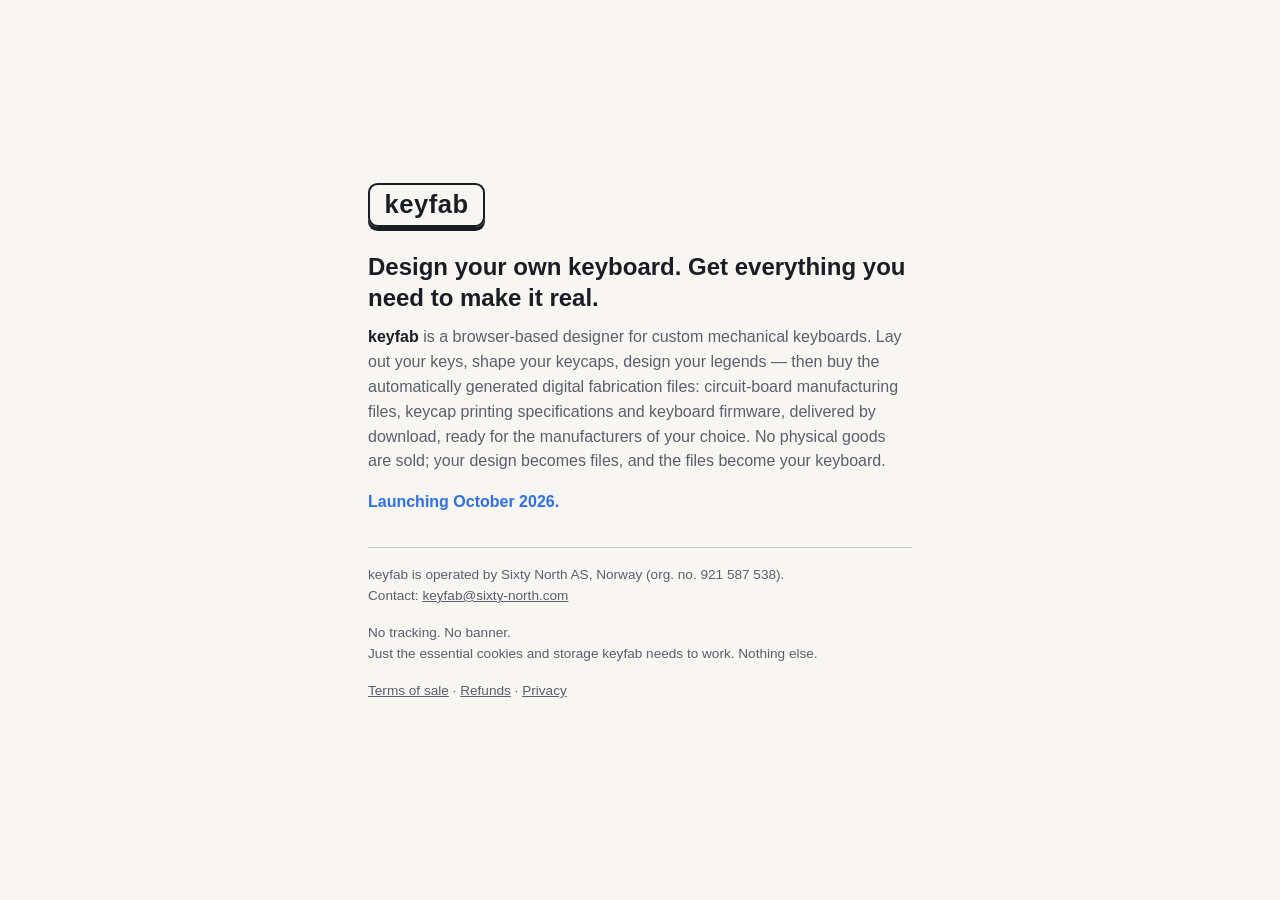
<file: index.html>
<!doctype html>
<html lang="en">
<head>
<meta charset="utf-8">
<meta name="viewport" content="width=device-width, initial-scale=1">
<title>keyfab — design your keyboard</title>
<meta name="description" content="Design custom keyboards in the browser and buy the digital fabrication files: circuit-board manufacturing files, keycap printing specifications and firmware, delivered by download.">
<style>
  :root {
    --ink: #1a1d23;
    --paper: #f7f6f3;
    --accent: #2f6fed;
    --muted: #5a5f6a;
  }
  @media (prefers-color-scheme: dark) {
    :root { --ink: #e8e6e1; --paper: #16181d; --accent: #7aa2ff; --muted: #9aa0ab; }
  }
  * { box-sizing: border-box; }
  body {
    margin: 0;
    font-family: -apple-system, BlinkMacSystemFont, "Segoe UI", Roboto, Helvetica, Arial, sans-serif;
    background: var(--paper);
    color: var(--ink);
    min-height: 100svh;
    display: grid;
    place-items: center;
    padding: 16px;
  }
  main { max-width: 34rem; }
  .cap {
    display: inline-block;
    padding: 0.35rem 0.9rem;
    border: 2px solid var(--ink);
    border-radius: 0.6rem;
    box-shadow: 0 4px 0 var(--ink);
    font-weight: 700;
    font-size: 1.6rem;
    letter-spacing: 0.02em;
    margin-bottom: 1.5rem;
  }
  h1 { font-size: 1.5rem; line-height: 1.3; margin: 0 0 0.75rem; }
  p { line-height: 1.55; margin: 0 0 1rem; color: var(--muted); }
  p strong { color: var(--ink); }
  .launch { color: var(--accent); font-weight: 600; }
  footer {
    margin-top: 2rem;
    padding-top: 1rem;
    border-top: 1px solid color-mix(in srgb, var(--muted) 30%, transparent);
    font-size: 0.85rem;
    color: var(--muted);
  }
  footer a { color: inherit; }
</style>
</head>
<body>
<main>
  <span class="cap">keyfab</span>
  <h1>Design your own keyboard. Get everything you need to make it real.</h1>
  <p><strong>keyfab</strong> is a browser-based designer for custom mechanical
  keyboards. Lay out your keys, shape your keycaps, design your legends —
  then buy the automatically generated digital fabrication files:
  circuit-board manufacturing files, keycap printing specifications and
  keyboard firmware, delivered by download, ready for the manufacturers of
  your choice. No physical goods are sold; your design becomes files, and
  the files become your keyboard.</p>
  <p class="launch">Launching October 2026.</p>
  <footer>
    <p>keyfab is operated by Sixty&nbsp;North&nbsp;AS, Norway
    (org.&nbsp;no.&nbsp;921&nbsp;587&nbsp;538).<br>
    Contact: <a href="mailto:keyfab@sixty-north.com">keyfab@sixty-north.com</a></p>
    <p>No tracking. No banner.<br>
    Just the essential cookies and storage keyfab needs to work. Nothing else.</p>
    <p><a href="/legal/terms-of-sale">Terms of sale</a> ·
    <a href="/legal/refund-policy">Refunds</a> ·
    <a href="/legal/privacy">Privacy</a></p>
  </footer>
</main>
</body>
</html>
</file>
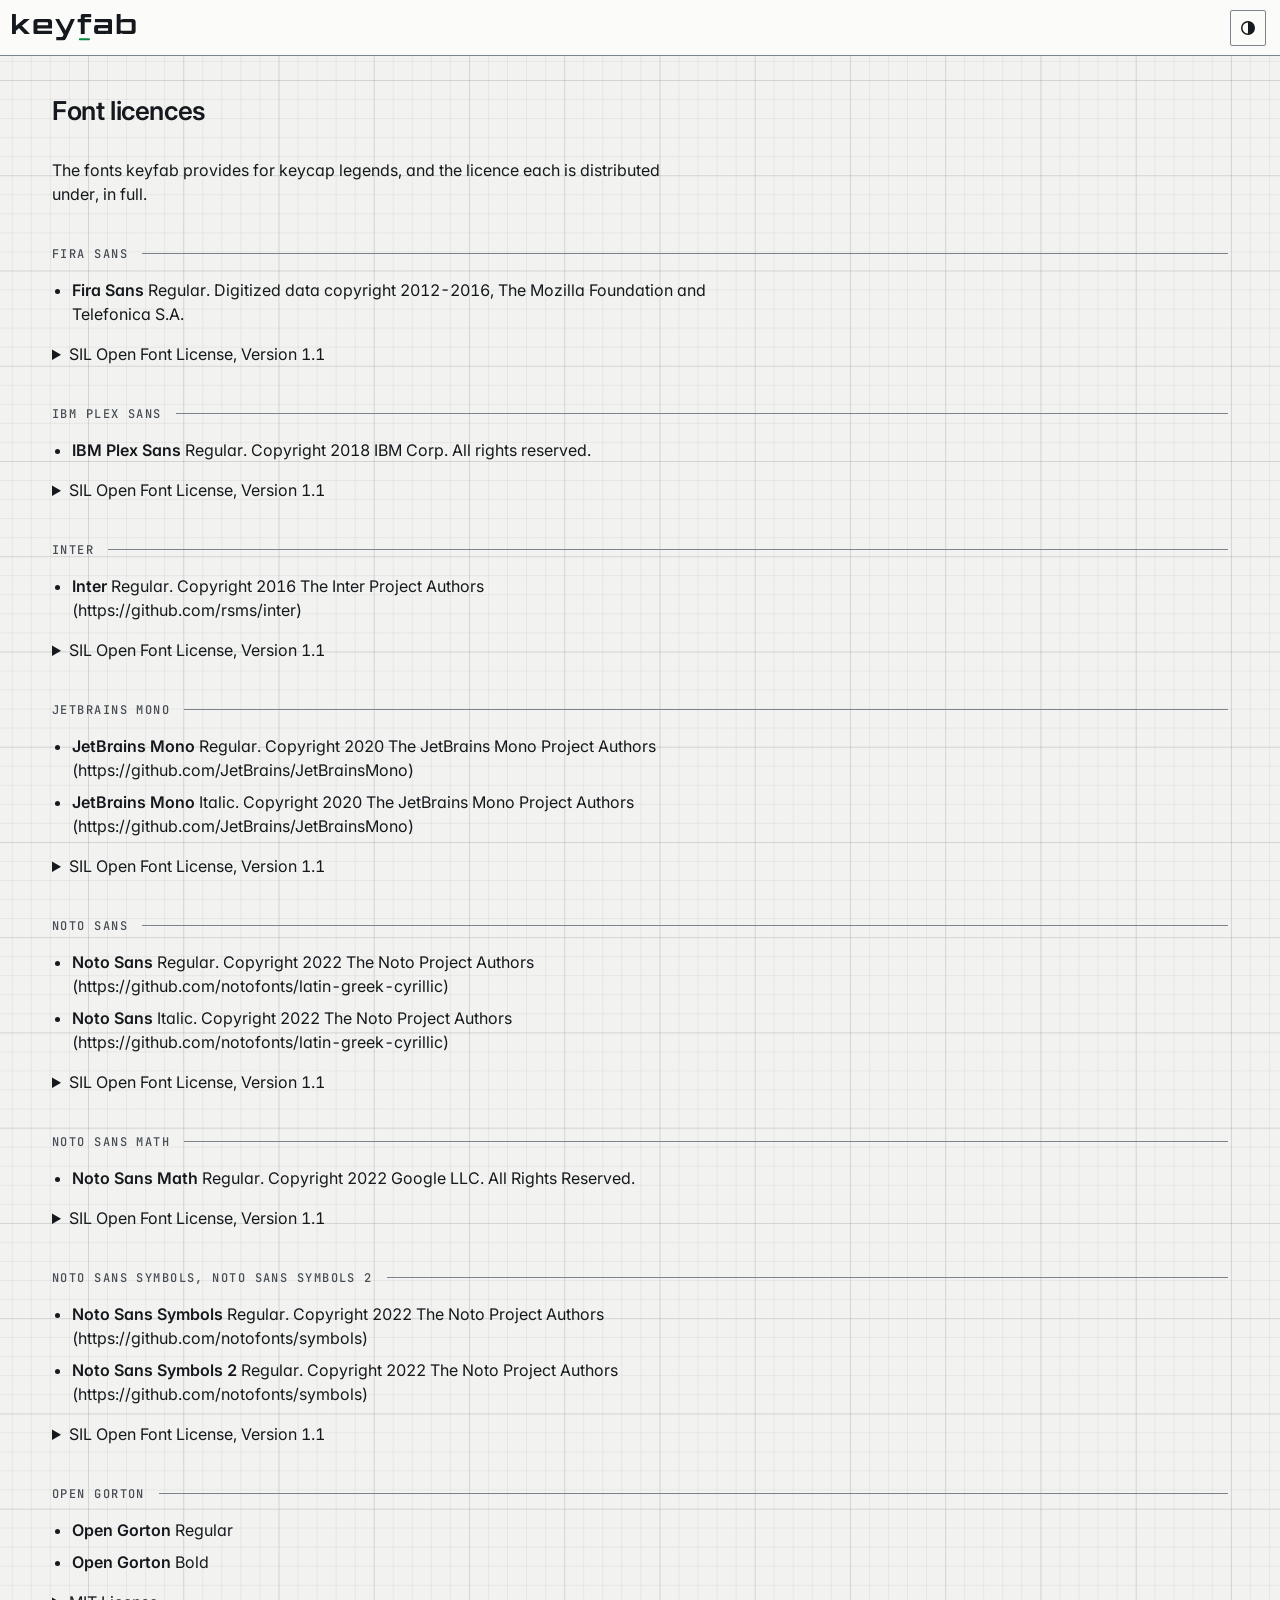
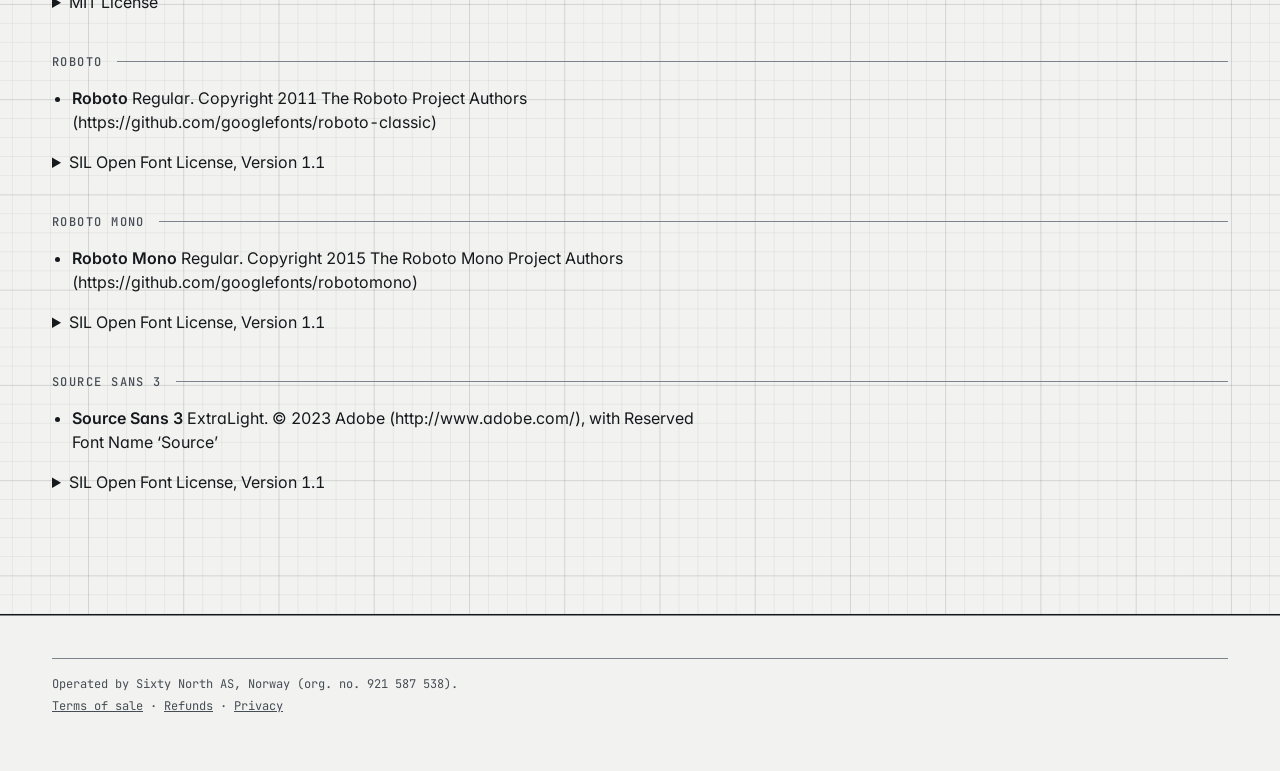
<file: legal/font-licences.html>
<!doctype html>
<html lang="en">
<head>
  <meta charset="utf-8">
  <meta name="viewport" content="width=device-width, initial-scale=1">
  <title>Font licences — keyfab</title>
  <script>
    // The colour theme a viewer chose, Light or Dark, applied before the first paint so the page never flashes
    // the other one. Following the system is the default and stores nothing. A per-viewer convenience: the
    // choice alone, no identifier, no cookie; storage that is unavailable or blocked leaves the system in charge.
    (function () {
      try {
        var chosen = localStorage.getItem('keyfab-theme');
        if (chosen === 'light' || chosen === 'dark') document.documentElement.setAttribute('data-theme', chosen);
      } catch (e) {}
    })();
  </script>
  <link rel="preload" href="/static/fonts/inter-var-latin.woff2" as="font" type="font/woff2" crossorigin>
  <link rel="icon" href="/favicon.ico" sizes="16x16 32x32 48x48">
  <link rel="icon" type="image/svg+xml" href="/favicon.svg">
  <link rel="apple-touch-icon" href="/apple-touch-icon.png">
  <link rel="stylesheet" href="/static/brand/tokens.css">
  <link rel="stylesheet" href="/static/brand/site.css">
  <link rel="stylesheet" href="/static/brand/workspace.css">
  
</head>
<body>

<a class="skip-link" href="#main" data-testid="skip-link">Skip to content</a>
<header class="site-bar" data-testid="site-header">
  <a class="site-bar-brand" href="/" aria-label="keyfab home" data-testid="site-wordmark"><svg aria-hidden="true" class="kf-wordmark" viewBox="0 0.0 618.4 131.0" role="img" aria-label="keyfab" xmlns="http://www.w3.org/2000/svg"><path class="kf-wordmark-bar" fill="var(--signal-graphic, #07883d)" d="M339.40 121.00H385.10A5 5 0 0 1 390.10 126.00V126.00A5 5 0 0 1 385.10 131.00H339.40A5 5 0 0 1 334.40 126.00V126.00A5 5 0 0 1 339.40 121.00Z"/><path class="kf-wordmark-letters" fill="currentColor" d="M1.50 0.00H18.00A1.5 1.5 0 0 1 19.50 1.50V98.50A1.5 1.5 0 0 1 18.00 100.00H1.50A1.5 1.5 0 0 1 0.00 98.50V1.50A1.5 1.5 0 0 1 1.50 0.00ZM59.87 25.00L89.00 25.00L18.50 85.00L18.50 60.21ZM21.85 57.36L36.45 44.93L90.00 100.00L63.31 100.00ZM122.50 25.00H185.20A15 15 0 0 1 200.20 40.00V72.14L200.20 72.14H107.50L107.50 72.14V40.00A15 15 0 0 1 122.50 25.00ZM131.00 41.00A4 4 0 0 0 127.00 45.00V56.54L127.00 56.54H180.70L180.70 56.54V45.00A4 4 0 0 0 176.70 41.00ZM107.50 71.14H127.00L127.00 71.14V100.00L127.00 100.00H117.25A9.75 9.75 0 0 1 107.50 90.25V71.14L107.50 71.14ZM107.50 84.40H200.20L200.20 84.40V98.00A2 2 0 0 1 198.20 100.00H115.30A7.8 7.8 0 0 1 107.50 92.20V84.40L107.50 84.40ZM127.00 84.40L127.00 80.40A4 4 0 0 0 131.00 84.40ZM216.10 25.00L235.70 25.00L276.10 96.00L260.10 106.00ZM294.60 25.00L314.60 25.00L272.60 117.00Q268.10 131.00 256.10 131.00H221.50V115.00H250.10Q252.60 115.00 253.60 112.50ZM353.95 0.00H363.70L363.70 0.00V98.50A1.5 1.5 0 0 1 362.20 100.00H345.70A1.5 1.5 0 0 1 344.20 98.50V9.75A9.75 9.75 0 0 1 353.95 0.00ZM352.20 0.00H394.60A1.5 1.5 0 0 1 396.10 1.50V14.50A1.5 1.5 0 0 1 394.60 16.00H344.20L344.20 16.00V8.00A8 8 0 0 1 352.20 0.00ZM363.70 16.00L367.70 16.00A4 4 0 0 0 363.70 20.00ZM329.90 25.00H394.60A1.5 1.5 0 0 1 396.10 26.50V39.50A1.5 1.5 0 0 1 394.60 41.00H329.90A1.5 1.5 0 0 1 328.40 39.50V26.50A1.5 1.5 0 0 1 329.90 25.00ZM416.30 25.00H492.40A8 8 0 0 1 500.40 33.00V41.00L500.40 41.00H416.30A1.5 1.5 0 0 1 414.80 39.50V26.50A1.5 1.5 0 0 1 416.30 25.00ZM490.65 25.00H490.65A9.75 9.75 0 0 1 500.40 34.75V98.50A1.5 1.5 0 0 1 498.90 100.00H482.40A1.5 1.5 0 0 1 480.90 98.50V34.75A9.75 9.75 0 0 1 490.65 25.00ZM480.90 41.00L480.90 45.00A4 4 0 0 0 476.90 41.00ZM422.80 55.39H493.50L493.50 55.39V77.70A22.3029 22.3029 0 0 1 471.20 100.00H422.80A12 12 0 0 1 410.80 88.00V67.39A12 12 0 0 1 422.80 55.39ZM434.30 71.39A4 4 0 0 0 430.30 75.39V80.00A4 4 0 0 0 434.30 84.00H476.90A4 4 0 0 0 480.90 80.00V71.39L480.90 71.39ZM525.30 0.00H541.80A1.5 1.5 0 0 1 543.30 1.50V98.50A1.5 1.5 0 0 1 541.80 100.00H525.30A1.5 1.5 0 0 1 523.80 98.50V1.50A1.5 1.5 0 0 1 525.30 0.00ZM557.60 25.00H603.40A15 15 0 0 1 618.40 40.00V85.00A15 15 0 0 1 603.40 100.00H559.30A28.6 28.6 0 0 1 530.70 71.40V51.90A26.9 26.9 0 0 1 557.60 25.00ZM547.30 41.00A4 4 0 0 0 543.30 45.00V80.00A4 4 0 0 0 547.30 84.00H594.90A4 4 0 0 0 598.90 80.00V45.00A4 4 0 0 0 594.90 41.00Z"/></svg></a>
  
  <span class="site-bar-spacer"></span>
  
  
<button type="button" class="theme-cycle" data-theme-cycle data-current="system" data-testid="theme-cycle"
        aria-label="Theme: follow system — switch to light" title="Theme: follow system — switch to light" hidden>
  <span class="theme-cycle-icon" data-icon="light" hidden><svg viewBox="0 0 16 16" width="16" height="16" fill="none" stroke="currentColor" stroke-width="1.5" stroke-linecap="round" stroke-linejoin="round" aria-hidden="true"><circle cx="8" cy="8" r="2.75"/><path d="M8 1.5v1.75M8 12.75v1.75M1.5 8h1.75M12.75 8h1.75M3.4 3.4l1.24 1.24M11.36 11.36l1.24 1.24M3.4 12.6l1.24-1.24M11.36 4.64l1.24-1.24"/></svg></span>
  <span class="theme-cycle-icon" data-icon="dark" hidden><svg viewBox="0 0 16 16" width="16" height="16" fill="none" stroke="currentColor" stroke-width="1.5" stroke-linecap="round" stroke-linejoin="round" aria-hidden="true"><path d="M13.25 9.6A5.5 5.5 0 0 1 6.4 2.75a5.5 5.5 0 1 0 6.85 6.85z"/></svg></span>
  <span class="theme-cycle-icon" data-icon="system"><svg viewBox="0 0 16 16" width="16" height="16" fill="none" stroke="currentColor" stroke-width="1.5" stroke-linecap="round" stroke-linejoin="round" aria-hidden="true"><circle cx="8" cy="8" r="6.25"/><path d="M8 1.75a6.25 6.25 0 0 1 0 12.5z" fill="currentColor" stroke="none"/></svg></span>
</button>

  
</header>

<main class="site-main" id="main">

<div class="page-head">
  <h1 data-testid="legal-title">Font licences</h1>
  
</div>
<article class="legal-text" data-testid="legal-page" data-slug="font-licences">

<div data-testid="font-licences">
<p>The fonts keyfab provides for keycap legends, and the licence each is distributed under, in full.</p>

<section data-testid="font-licences-licence">
  <h2 class="eyebrow">Fira Sans</h2>
  <ul>
    
    <li data-testid="font-licences-face" data-resource-id="fira-sans"><b>Fira Sans</b> Regular. Digitized data copyright 2012-2016, The Mozilla Foundation and Telefonica S.A.</li>
    
  </ul>
  <details>
    <summary>SIL Open Font License, Version 1.1</summary>
    <pre data-testid="font-licences-text">Digitized data copyright 2012-2016, The Mozilla Foundation and Telefonica S.A.

Fira Sans Regular, Version 4.203 (http://www.carrois.com).

This Font Software is licensed under the SIL Open Font License, Version 1.1.
This license is copied below, and is also available with a FAQ at:
https://openfontlicense.org


-----------------------------------------------------------
SIL OPEN FONT LICENSE Version 1.1 - 26 February 2007
-----------------------------------------------------------

PREAMBLE
The goals of the Open Font License (OFL) are to stimulate worldwide
development of collaborative font projects, to support the font creation
efforts of academic and linguistic communities, and to provide a free and
open framework in which fonts may be shared and improved in partnership
with others.

The OFL allows the licensed fonts to be used, studied, modified and
redistributed freely as long as they are not sold by themselves. The
fonts, including any derivative works, can be bundled, embedded, 
redistributed and/or sold with any software provided that any reserved
names are not used by derivative works. The fonts and derivatives,
however, cannot be released under any other type of license. The
requirement for fonts to remain under this license does not apply
to any document created using the fonts or their derivatives.

DEFINITIONS
&#34;Font Software&#34; refers to the set of files released by the Copyright
Holder(s) under this license and clearly marked as such. This may
include source files, build scripts and documentation.

&#34;Reserved Font Name&#34; refers to any names specified as such after the
copyright statement(s).

&#34;Original Version&#34; refers to the collection of Font Software components as
distributed by the Copyright Holder(s).

&#34;Modified Version&#34; refers to any derivative made by adding to, deleting,
or substituting -- in part or in whole -- any of the components of the
Original Version, by changing formats or by porting the Font Software to a
new environment.

&#34;Author&#34; refers to any designer, engineer, programmer, technical
writer or other person who contributed to the Font Software.

PERMISSION &amp; CONDITIONS
Permission is hereby granted, free of charge, to any person obtaining
a copy of the Font Software, to use, study, copy, merge, embed, modify,
redistribute, and sell modified and unmodified copies of the Font
Software, subject to the following conditions:

1) Neither the Font Software nor any of its individual components,
in Original or Modified Versions, may be sold by itself.

2) Original or Modified Versions of the Font Software may be bundled,
redistributed and/or sold with any software, provided that each copy
contains the above copyright notice and this license. These can be
included either as stand-alone text files, human-readable headers or
in the appropriate machine-readable metadata fields within text or
binary files as long as those fields can be easily viewed by the user.

3) No Modified Version of the Font Software may use the Reserved Font
Name(s) unless explicit written permission is granted by the corresponding
Copyright Holder. This restriction only applies to the primary font name as
presented to the users.

4) The name(s) of the Copyright Holder(s) or the Author(s) of the Font
Software shall not be used to promote, endorse or advertise any
Modified Version, except to acknowledge the contribution(s) of the
Copyright Holder(s) and the Author(s) or with their explicit written
permission.

5) The Font Software, modified or unmodified, in part or in whole,
must be distributed entirely under this license, and must not be
distributed under any other license. The requirement for fonts to
remain under this license does not apply to any document created
using the Font Software.

TERMINATION
This license becomes null and void if any of the above conditions are
not met.

DISCLAIMER
THE FONT SOFTWARE IS PROVIDED &#34;AS IS&#34;, WITHOUT WARRANTY OF ANY KIND,
EXPRESS OR IMPLIED, INCLUDING BUT NOT LIMITED TO ANY WARRANTIES OF
MERCHANTABILITY, FITNESS FOR A PARTICULAR PURPOSE AND NONINFRINGEMENT
OF COPYRIGHT, PATENT, TRADEMARK, OR OTHER RIGHT. IN NO EVENT SHALL THE
COPYRIGHT HOLDER BE LIABLE FOR ANY CLAIM, DAMAGES OR OTHER LIABILITY,
INCLUDING ANY GENERAL, SPECIAL, INDIRECT, INCIDENTAL, OR CONSEQUENTIAL
DAMAGES, WHETHER IN AN ACTION OF CONTRACT, TORT OR OTHERWISE, ARISING
FROM, OUT OF THE USE OR INABILITY TO USE THE FONT SOFTWARE OR FROM
OTHER DEALINGS IN THE FONT SOFTWARE.
</pre>
  </details>
</section>

<section data-testid="font-licences-licence">
  <h2 class="eyebrow">IBM Plex Sans</h2>
  <ul>
    
    <li data-testid="font-licences-face" data-resource-id="ibm-plex-sans"><b>IBM Plex Sans</b> Regular. Copyright 2018 IBM Corp. All rights reserved.</li>
    
  </ul>
  <details>
    <summary>SIL Open Font License, Version 1.1</summary>
    <pre data-testid="font-licences-text">Copyright 2018 IBM Corp. All rights reserved.

IBM Plex Sans, Version 3.005 (http://www.boldmonday.com).

This Font Software is licensed under the SIL Open Font License, Version 1.1.
This license is copied below, and is also available with a FAQ at:
https://openfontlicense.org


-----------------------------------------------------------
SIL OPEN FONT LICENSE Version 1.1 - 26 February 2007
-----------------------------------------------------------

PREAMBLE
The goals of the Open Font License (OFL) are to stimulate worldwide
development of collaborative font projects, to support the font creation
efforts of academic and linguistic communities, and to provide a free and
open framework in which fonts may be shared and improved in partnership
with others.

The OFL allows the licensed fonts to be used, studied, modified and
redistributed freely as long as they are not sold by themselves. The
fonts, including any derivative works, can be bundled, embedded, 
redistributed and/or sold with any software provided that any reserved
names are not used by derivative works. The fonts and derivatives,
however, cannot be released under any other type of license. The
requirement for fonts to remain under this license does not apply
to any document created using the fonts or their derivatives.

DEFINITIONS
&#34;Font Software&#34; refers to the set of files released by the Copyright
Holder(s) under this license and clearly marked as such. This may
include source files, build scripts and documentation.

&#34;Reserved Font Name&#34; refers to any names specified as such after the
copyright statement(s).

&#34;Original Version&#34; refers to the collection of Font Software components as
distributed by the Copyright Holder(s).

&#34;Modified Version&#34; refers to any derivative made by adding to, deleting,
or substituting -- in part or in whole -- any of the components of the
Original Version, by changing formats or by porting the Font Software to a
new environment.

&#34;Author&#34; refers to any designer, engineer, programmer, technical
writer or other person who contributed to the Font Software.

PERMISSION &amp; CONDITIONS
Permission is hereby granted, free of charge, to any person obtaining
a copy of the Font Software, to use, study, copy, merge, embed, modify,
redistribute, and sell modified and unmodified copies of the Font
Software, subject to the following conditions:

1) Neither the Font Software nor any of its individual components,
in Original or Modified Versions, may be sold by itself.

2) Original or Modified Versions of the Font Software may be bundled,
redistributed and/or sold with any software, provided that each copy
contains the above copyright notice and this license. These can be
included either as stand-alone text files, human-readable headers or
in the appropriate machine-readable metadata fields within text or
binary files as long as those fields can be easily viewed by the user.

3) No Modified Version of the Font Software may use the Reserved Font
Name(s) unless explicit written permission is granted by the corresponding
Copyright Holder. This restriction only applies to the primary font name as
presented to the users.

4) The name(s) of the Copyright Holder(s) or the Author(s) of the Font
Software shall not be used to promote, endorse or advertise any
Modified Version, except to acknowledge the contribution(s) of the
Copyright Holder(s) and the Author(s) or with their explicit written
permission.

5) The Font Software, modified or unmodified, in part or in whole,
must be distributed entirely under this license, and must not be
distributed under any other license. The requirement for fonts to
remain under this license does not apply to any document created
using the Font Software.

TERMINATION
This license becomes null and void if any of the above conditions are
not met.

DISCLAIMER
THE FONT SOFTWARE IS PROVIDED &#34;AS IS&#34;, WITHOUT WARRANTY OF ANY KIND,
EXPRESS OR IMPLIED, INCLUDING BUT NOT LIMITED TO ANY WARRANTIES OF
MERCHANTABILITY, FITNESS FOR A PARTICULAR PURPOSE AND NONINFRINGEMENT
OF COPYRIGHT, PATENT, TRADEMARK, OR OTHER RIGHT. IN NO EVENT SHALL THE
COPYRIGHT HOLDER BE LIABLE FOR ANY CLAIM, DAMAGES OR OTHER LIABILITY,
INCLUDING ANY GENERAL, SPECIAL, INDIRECT, INCIDENTAL, OR CONSEQUENTIAL
DAMAGES, WHETHER IN AN ACTION OF CONTRACT, TORT OR OTHERWISE, ARISING
FROM, OUT OF THE USE OR INABILITY TO USE THE FONT SOFTWARE OR FROM
OTHER DEALINGS IN THE FONT SOFTWARE.
</pre>
  </details>
</section>

<section data-testid="font-licences-licence">
  <h2 class="eyebrow">Inter</h2>
  <ul>
    
    <li data-testid="font-licences-face" data-resource-id="inter"><b>Inter</b> Regular. Copyright 2016 The Inter Project Authors (https://github.com/rsms/inter)</li>
    
  </ul>
  <details>
    <summary>SIL Open Font License, Version 1.1</summary>
    <pre data-testid="font-licences-text">Copyright 2016 The Inter Project Authors (https://github.com/rsms/inter)

Inter Regular, Version 4.001;git-66647c0bb (https://github.com/rsms/inter).

This Font Software is licensed under the SIL Open Font License, Version 1.1.
This license is copied below, and is also available with a FAQ at:
https://openfontlicense.org


-----------------------------------------------------------
SIL OPEN FONT LICENSE Version 1.1 - 26 February 2007
-----------------------------------------------------------

PREAMBLE
The goals of the Open Font License (OFL) are to stimulate worldwide
development of collaborative font projects, to support the font creation
efforts of academic and linguistic communities, and to provide a free and
open framework in which fonts may be shared and improved in partnership
with others.

The OFL allows the licensed fonts to be used, studied, modified and
redistributed freely as long as they are not sold by themselves. The
fonts, including any derivative works, can be bundled, embedded, 
redistributed and/or sold with any software provided that any reserved
names are not used by derivative works. The fonts and derivatives,
however, cannot be released under any other type of license. The
requirement for fonts to remain under this license does not apply
to any document created using the fonts or their derivatives.

DEFINITIONS
&#34;Font Software&#34; refers to the set of files released by the Copyright
Holder(s) under this license and clearly marked as such. This may
include source files, build scripts and documentation.

&#34;Reserved Font Name&#34; refers to any names specified as such after the
copyright statement(s).

&#34;Original Version&#34; refers to the collection of Font Software components as
distributed by the Copyright Holder(s).

&#34;Modified Version&#34; refers to any derivative made by adding to, deleting,
or substituting -- in part or in whole -- any of the components of the
Original Version, by changing formats or by porting the Font Software to a
new environment.

&#34;Author&#34; refers to any designer, engineer, programmer, technical
writer or other person who contributed to the Font Software.

PERMISSION &amp; CONDITIONS
Permission is hereby granted, free of charge, to any person obtaining
a copy of the Font Software, to use, study, copy, merge, embed, modify,
redistribute, and sell modified and unmodified copies of the Font
Software, subject to the following conditions:

1) Neither the Font Software nor any of its individual components,
in Original or Modified Versions, may be sold by itself.

2) Original or Modified Versions of the Font Software may be bundled,
redistributed and/or sold with any software, provided that each copy
contains the above copyright notice and this license. These can be
included either as stand-alone text files, human-readable headers or
in the appropriate machine-readable metadata fields within text or
binary files as long as those fields can be easily viewed by the user.

3) No Modified Version of the Font Software may use the Reserved Font
Name(s) unless explicit written permission is granted by the corresponding
Copyright Holder. This restriction only applies to the primary font name as
presented to the users.

4) The name(s) of the Copyright Holder(s) or the Author(s) of the Font
Software shall not be used to promote, endorse or advertise any
Modified Version, except to acknowledge the contribution(s) of the
Copyright Holder(s) and the Author(s) or with their explicit written
permission.

5) The Font Software, modified or unmodified, in part or in whole,
must be distributed entirely under this license, and must not be
distributed under any other license. The requirement for fonts to
remain under this license does not apply to any document created
using the Font Software.

TERMINATION
This license becomes null and void if any of the above conditions are
not met.

DISCLAIMER
THE FONT SOFTWARE IS PROVIDED &#34;AS IS&#34;, WITHOUT WARRANTY OF ANY KIND,
EXPRESS OR IMPLIED, INCLUDING BUT NOT LIMITED TO ANY WARRANTIES OF
MERCHANTABILITY, FITNESS FOR A PARTICULAR PURPOSE AND NONINFRINGEMENT
OF COPYRIGHT, PATENT, TRADEMARK, OR OTHER RIGHT. IN NO EVENT SHALL THE
COPYRIGHT HOLDER BE LIABLE FOR ANY CLAIM, DAMAGES OR OTHER LIABILITY,
INCLUDING ANY GENERAL, SPECIAL, INDIRECT, INCIDENTAL, OR CONSEQUENTIAL
DAMAGES, WHETHER IN AN ACTION OF CONTRACT, TORT OR OTHERWISE, ARISING
FROM, OUT OF THE USE OR INABILITY TO USE THE FONT SOFTWARE OR FROM
OTHER DEALINGS IN THE FONT SOFTWARE.
</pre>
  </details>
</section>

<section data-testid="font-licences-licence">
  <h2 class="eyebrow">JetBrains Mono</h2>
  <ul>
    
    <li data-testid="font-licences-face" data-resource-id="jetbrains-mono"><b>JetBrains Mono</b> Regular. Copyright 2020 The JetBrains Mono Project Authors (https://github.com/JetBrains/JetBrainsMono)</li>
    
    <li data-testid="font-licences-face" data-resource-id="jetbrains-mono-italic"><b>JetBrains Mono</b> Italic. Copyright 2020 The JetBrains Mono Project Authors (https://github.com/JetBrains/JetBrainsMono)</li>
    
  </ul>
  <details>
    <summary>SIL Open Font License, Version 1.1</summary>
    <pre data-testid="font-licences-text">Copyright 2020 The JetBrains Mono Project Authors (https://github.com/JetBrains/JetBrainsMono)

JetBrains Mono Regular, Version 2.211 (https://github.com/JetBrains/JetBrainsMono).

This Font Software is licensed under the SIL Open Font License, Version 1.1.
This license is copied below, and is also available with a FAQ at:
https://openfontlicense.org


-----------------------------------------------------------
SIL OPEN FONT LICENSE Version 1.1 - 26 February 2007
-----------------------------------------------------------

PREAMBLE
The goals of the Open Font License (OFL) are to stimulate worldwide
development of collaborative font projects, to support the font creation
efforts of academic and linguistic communities, and to provide a free and
open framework in which fonts may be shared and improved in partnership
with others.

The OFL allows the licensed fonts to be used, studied, modified and
redistributed freely as long as they are not sold by themselves. The
fonts, including any derivative works, can be bundled, embedded, 
redistributed and/or sold with any software provided that any reserved
names are not used by derivative works. The fonts and derivatives,
however, cannot be released under any other type of license. The
requirement for fonts to remain under this license does not apply
to any document created using the fonts or their derivatives.

DEFINITIONS
&#34;Font Software&#34; refers to the set of files released by the Copyright
Holder(s) under this license and clearly marked as such. This may
include source files, build scripts and documentation.

&#34;Reserved Font Name&#34; refers to any names specified as such after the
copyright statement(s).

&#34;Original Version&#34; refers to the collection of Font Software components as
distributed by the Copyright Holder(s).

&#34;Modified Version&#34; refers to any derivative made by adding to, deleting,
or substituting -- in part or in whole -- any of the components of the
Original Version, by changing formats or by porting the Font Software to a
new environment.

&#34;Author&#34; refers to any designer, engineer, programmer, technical
writer or other person who contributed to the Font Software.

PERMISSION &amp; CONDITIONS
Permission is hereby granted, free of charge, to any person obtaining
a copy of the Font Software, to use, study, copy, merge, embed, modify,
redistribute, and sell modified and unmodified copies of the Font
Software, subject to the following conditions:

1) Neither the Font Software nor any of its individual components,
in Original or Modified Versions, may be sold by itself.

2) Original or Modified Versions of the Font Software may be bundled,
redistributed and/or sold with any software, provided that each copy
contains the above copyright notice and this license. These can be
included either as stand-alone text files, human-readable headers or
in the appropriate machine-readable metadata fields within text or
binary files as long as those fields can be easily viewed by the user.

3) No Modified Version of the Font Software may use the Reserved Font
Name(s) unless explicit written permission is granted by the corresponding
Copyright Holder. This restriction only applies to the primary font name as
presented to the users.

4) The name(s) of the Copyright Holder(s) or the Author(s) of the Font
Software shall not be used to promote, endorse or advertise any
Modified Version, except to acknowledge the contribution(s) of the
Copyright Holder(s) and the Author(s) or with their explicit written
permission.

5) The Font Software, modified or unmodified, in part or in whole,
must be distributed entirely under this license, and must not be
distributed under any other license. The requirement for fonts to
remain under this license does not apply to any document created
using the Font Software.

TERMINATION
This license becomes null and void if any of the above conditions are
not met.

DISCLAIMER
THE FONT SOFTWARE IS PROVIDED &#34;AS IS&#34;, WITHOUT WARRANTY OF ANY KIND,
EXPRESS OR IMPLIED, INCLUDING BUT NOT LIMITED TO ANY WARRANTIES OF
MERCHANTABILITY, FITNESS FOR A PARTICULAR PURPOSE AND NONINFRINGEMENT
OF COPYRIGHT, PATENT, TRADEMARK, OR OTHER RIGHT. IN NO EVENT SHALL THE
COPYRIGHT HOLDER BE LIABLE FOR ANY CLAIM, DAMAGES OR OTHER LIABILITY,
INCLUDING ANY GENERAL, SPECIAL, INDIRECT, INCIDENTAL, OR CONSEQUENTIAL
DAMAGES, WHETHER IN AN ACTION OF CONTRACT, TORT OR OTHERWISE, ARISING
FROM, OUT OF THE USE OR INABILITY TO USE THE FONT SOFTWARE OR FROM
OTHER DEALINGS IN THE FONT SOFTWARE.
</pre>
  </details>
</section>

<section data-testid="font-licences-licence">
  <h2 class="eyebrow">Noto Sans</h2>
  <ul>
    
    <li data-testid="font-licences-face" data-resource-id="noto-sans"><b>Noto Sans</b> Regular. Copyright 2022 The Noto Project Authors (https://github.com/notofonts/latin-greek-cyrillic)</li>
    
    <li data-testid="font-licences-face" data-resource-id="noto-sans-italic"><b>Noto Sans</b> Italic. Copyright 2022 The Noto Project Authors (https://github.com/notofonts/latin-greek-cyrillic)</li>
    
  </ul>
  <details>
    <summary>SIL Open Font License, Version 1.1</summary>
    <pre data-testid="font-licences-text">Copyright 2022 The Noto Project Authors (https://github.com/notofonts/latin-greek-cyrillic)

Noto Sans Regular, Version 2.015 (http://www.google.com/get/noto/).
Noto Sans Italic, Version 2.015 (http://www.google.com/get/noto/).

This Font Software is licensed under the SIL Open Font License, Version 1.1.
This license is copied below, and is also available with a FAQ at:
https://openfontlicense.org


-----------------------------------------------------------
SIL OPEN FONT LICENSE Version 1.1 - 26 February 2007
-----------------------------------------------------------

PREAMBLE
The goals of the Open Font License (OFL) are to stimulate worldwide
development of collaborative font projects, to support the font creation
efforts of academic and linguistic communities, and to provide a free and
open framework in which fonts may be shared and improved in partnership
with others.

The OFL allows the licensed fonts to be used, studied, modified and
redistributed freely as long as they are not sold by themselves. The
fonts, including any derivative works, can be bundled, embedded, 
redistributed and/or sold with any software provided that any reserved
names are not used by derivative works. The fonts and derivatives,
however, cannot be released under any other type of license. The
requirement for fonts to remain under this license does not apply
to any document created using the fonts or their derivatives.

DEFINITIONS
&#34;Font Software&#34; refers to the set of files released by the Copyright
Holder(s) under this license and clearly marked as such. This may
include source files, build scripts and documentation.

&#34;Reserved Font Name&#34; refers to any names specified as such after the
copyright statement(s).

&#34;Original Version&#34; refers to the collection of Font Software components as
distributed by the Copyright Holder(s).

&#34;Modified Version&#34; refers to any derivative made by adding to, deleting,
or substituting -- in part or in whole -- any of the components of the
Original Version, by changing formats or by porting the Font Software to a
new environment.

&#34;Author&#34; refers to any designer, engineer, programmer, technical
writer or other person who contributed to the Font Software.

PERMISSION &amp; CONDITIONS
Permission is hereby granted, free of charge, to any person obtaining
a copy of the Font Software, to use, study, copy, merge, embed, modify,
redistribute, and sell modified and unmodified copies of the Font
Software, subject to the following conditions:

1) Neither the Font Software nor any of its individual components,
in Original or Modified Versions, may be sold by itself.

2) Original or Modified Versions of the Font Software may be bundled,
redistributed and/or sold with any software, provided that each copy
contains the above copyright notice and this license. These can be
included either as stand-alone text files, human-readable headers or
in the appropriate machine-readable metadata fields within text or
binary files as long as those fields can be easily viewed by the user.

3) No Modified Version of the Font Software may use the Reserved Font
Name(s) unless explicit written permission is granted by the corresponding
Copyright Holder. This restriction only applies to the primary font name as
presented to the users.

4) The name(s) of the Copyright Holder(s) or the Author(s) of the Font
Software shall not be used to promote, endorse or advertise any
Modified Version, except to acknowledge the contribution(s) of the
Copyright Holder(s) and the Author(s) or with their explicit written
permission.

5) The Font Software, modified or unmodified, in part or in whole,
must be distributed entirely under this license, and must not be
distributed under any other license. The requirement for fonts to
remain under this license does not apply to any document created
using the Font Software.

TERMINATION
This license becomes null and void if any of the above conditions are
not met.

DISCLAIMER
THE FONT SOFTWARE IS PROVIDED &#34;AS IS&#34;, WITHOUT WARRANTY OF ANY KIND,
EXPRESS OR IMPLIED, INCLUDING BUT NOT LIMITED TO ANY WARRANTIES OF
MERCHANTABILITY, FITNESS FOR A PARTICULAR PURPOSE AND NONINFRINGEMENT
OF COPYRIGHT, PATENT, TRADEMARK, OR OTHER RIGHT. IN NO EVENT SHALL THE
COPYRIGHT HOLDER BE LIABLE FOR ANY CLAIM, DAMAGES OR OTHER LIABILITY,
INCLUDING ANY GENERAL, SPECIAL, INDIRECT, INCIDENTAL, OR CONSEQUENTIAL
DAMAGES, WHETHER IN AN ACTION OF CONTRACT, TORT OR OTHERWISE, ARISING
FROM, OUT OF THE USE OR INABILITY TO USE THE FONT SOFTWARE OR FROM
OTHER DEALINGS IN THE FONT SOFTWARE.
</pre>
  </details>
</section>

<section data-testid="font-licences-licence">
  <h2 class="eyebrow">Noto Sans Math</h2>
  <ul>
    
    <li data-testid="font-licences-face" data-resource-id="noto-sans-math"><b>Noto Sans Math</b> Regular. Copyright 2022 Google LLC. All Rights Reserved.</li>
    
  </ul>
  <details>
    <summary>SIL Open Font License, Version 1.1</summary>
    <pre data-testid="font-licences-text">Copyright 2022 Google LLC. All Rights Reserved.

Noto Sans Math Regular, Version 3.000; ttfautohint (v1.8.4.7-5d5b) (http://www.google.com/get/noto/).

This Font Software is licensed under the SIL Open Font License, Version 1.1.
This license is copied below, and is also available with a FAQ at:
https://openfontlicense.org


-----------------------------------------------------------
SIL OPEN FONT LICENSE Version 1.1 - 26 February 2007
-----------------------------------------------------------

PREAMBLE
The goals of the Open Font License (OFL) are to stimulate worldwide
development of collaborative font projects, to support the font creation
efforts of academic and linguistic communities, and to provide a free and
open framework in which fonts may be shared and improved in partnership
with others.

The OFL allows the licensed fonts to be used, studied, modified and
redistributed freely as long as they are not sold by themselves. The
fonts, including any derivative works, can be bundled, embedded, 
redistributed and/or sold with any software provided that any reserved
names are not used by derivative works. The fonts and derivatives,
however, cannot be released under any other type of license. The
requirement for fonts to remain under this license does not apply
to any document created using the fonts or their derivatives.

DEFINITIONS
&#34;Font Software&#34; refers to the set of files released by the Copyright
Holder(s) under this license and clearly marked as such. This may
include source files, build scripts and documentation.

&#34;Reserved Font Name&#34; refers to any names specified as such after the
copyright statement(s).

&#34;Original Version&#34; refers to the collection of Font Software components as
distributed by the Copyright Holder(s).

&#34;Modified Version&#34; refers to any derivative made by adding to, deleting,
or substituting -- in part or in whole -- any of the components of the
Original Version, by changing formats or by porting the Font Software to a
new environment.

&#34;Author&#34; refers to any designer, engineer, programmer, technical
writer or other person who contributed to the Font Software.

PERMISSION &amp; CONDITIONS
Permission is hereby granted, free of charge, to any person obtaining
a copy of the Font Software, to use, study, copy, merge, embed, modify,
redistribute, and sell modified and unmodified copies of the Font
Software, subject to the following conditions:

1) Neither the Font Software nor any of its individual components,
in Original or Modified Versions, may be sold by itself.

2) Original or Modified Versions of the Font Software may be bundled,
redistributed and/or sold with any software, provided that each copy
contains the above copyright notice and this license. These can be
included either as stand-alone text files, human-readable headers or
in the appropriate machine-readable metadata fields within text or
binary files as long as those fields can be easily viewed by the user.

3) No Modified Version of the Font Software may use the Reserved Font
Name(s) unless explicit written permission is granted by the corresponding
Copyright Holder. This restriction only applies to the primary font name as
presented to the users.

4) The name(s) of the Copyright Holder(s) or the Author(s) of the Font
Software shall not be used to promote, endorse or advertise any
Modified Version, except to acknowledge the contribution(s) of the
Copyright Holder(s) and the Author(s) or with their explicit written
permission.

5) The Font Software, modified or unmodified, in part or in whole,
must be distributed entirely under this license, and must not be
distributed under any other license. The requirement for fonts to
remain under this license does not apply to any document created
using the Font Software.

TERMINATION
This license becomes null and void if any of the above conditions are
not met.

DISCLAIMER
THE FONT SOFTWARE IS PROVIDED &#34;AS IS&#34;, WITHOUT WARRANTY OF ANY KIND,
EXPRESS OR IMPLIED, INCLUDING BUT NOT LIMITED TO ANY WARRANTIES OF
MERCHANTABILITY, FITNESS FOR A PARTICULAR PURPOSE AND NONINFRINGEMENT
OF COPYRIGHT, PATENT, TRADEMARK, OR OTHER RIGHT. IN NO EVENT SHALL THE
COPYRIGHT HOLDER BE LIABLE FOR ANY CLAIM, DAMAGES OR OTHER LIABILITY,
INCLUDING ANY GENERAL, SPECIAL, INDIRECT, INCIDENTAL, OR CONSEQUENTIAL
DAMAGES, WHETHER IN AN ACTION OF CONTRACT, TORT OR OTHERWISE, ARISING
FROM, OUT OF THE USE OR INABILITY TO USE THE FONT SOFTWARE OR FROM
OTHER DEALINGS IN THE FONT SOFTWARE.
</pre>
  </details>
</section>

<section data-testid="font-licences-licence">
  <h2 class="eyebrow">Noto Sans Symbols, Noto Sans Symbols 2</h2>
  <ul>
    
    <li data-testid="font-licences-face" data-resource-id="noto-sans-symbols"><b>Noto Sans Symbols</b> Regular. Copyright 2022 The Noto Project Authors (https://github.com/notofonts/symbols)</li>
    
    <li data-testid="font-licences-face" data-resource-id="noto-sans-symbols-2"><b>Noto Sans Symbols 2</b> Regular. Copyright 2022 The Noto Project Authors (https://github.com/notofonts/symbols)</li>
    
  </ul>
  <details>
    <summary>SIL Open Font License, Version 1.1</summary>
    <pre data-testid="font-licences-text">Copyright 2022 The Noto Project Authors (https://github.com/notofonts/symbols)

Noto Sans Symbols Regular, Version 2.003 (http://www.google.com/get/noto/).
Noto Sans Symbols 2 Regular, Version 2.008; ttfautohint (v1.8.4.7-5d5b) (http://www.google.com/get/noto/).

This Font Software is licensed under the SIL Open Font License, Version 1.1.
This license is copied below, and is also available with a FAQ at:
https://openfontlicense.org


-----------------------------------------------------------
SIL OPEN FONT LICENSE Version 1.1 - 26 February 2007
-----------------------------------------------------------

PREAMBLE
The goals of the Open Font License (OFL) are to stimulate worldwide
development of collaborative font projects, to support the font creation
efforts of academic and linguistic communities, and to provide a free and
open framework in which fonts may be shared and improved in partnership
with others.

The OFL allows the licensed fonts to be used, studied, modified and
redistributed freely as long as they are not sold by themselves. The
fonts, including any derivative works, can be bundled, embedded, 
redistributed and/or sold with any software provided that any reserved
names are not used by derivative works. The fonts and derivatives,
however, cannot be released under any other type of license. The
requirement for fonts to remain under this license does not apply
to any document created using the fonts or their derivatives.

DEFINITIONS
&#34;Font Software&#34; refers to the set of files released by the Copyright
Holder(s) under this license and clearly marked as such. This may
include source files, build scripts and documentation.

&#34;Reserved Font Name&#34; refers to any names specified as such after the
copyright statement(s).

&#34;Original Version&#34; refers to the collection of Font Software components as
distributed by the Copyright Holder(s).

&#34;Modified Version&#34; refers to any derivative made by adding to, deleting,
or substituting -- in part or in whole -- any of the components of the
Original Version, by changing formats or by porting the Font Software to a
new environment.

&#34;Author&#34; refers to any designer, engineer, programmer, technical
writer or other person who contributed to the Font Software.

PERMISSION &amp; CONDITIONS
Permission is hereby granted, free of charge, to any person obtaining
a copy of the Font Software, to use, study, copy, merge, embed, modify,
redistribute, and sell modified and unmodified copies of the Font
Software, subject to the following conditions:

1) Neither the Font Software nor any of its individual components,
in Original or Modified Versions, may be sold by itself.

2) Original or Modified Versions of the Font Software may be bundled,
redistributed and/or sold with any software, provided that each copy
contains the above copyright notice and this license. These can be
included either as stand-alone text files, human-readable headers or
in the appropriate machine-readable metadata fields within text or
binary files as long as those fields can be easily viewed by the user.

3) No Modified Version of the Font Software may use the Reserved Font
Name(s) unless explicit written permission is granted by the corresponding
Copyright Holder. This restriction only applies to the primary font name as
presented to the users.

4) The name(s) of the Copyright Holder(s) or the Author(s) of the Font
Software shall not be used to promote, endorse or advertise any
Modified Version, except to acknowledge the contribution(s) of the
Copyright Holder(s) and the Author(s) or with their explicit written
permission.

5) The Font Software, modified or unmodified, in part or in whole,
must be distributed entirely under this license, and must not be
distributed under any other license. The requirement for fonts to
remain under this license does not apply to any document created
using the Font Software.

TERMINATION
This license becomes null and void if any of the above conditions are
not met.

DISCLAIMER
THE FONT SOFTWARE IS PROVIDED &#34;AS IS&#34;, WITHOUT WARRANTY OF ANY KIND,
EXPRESS OR IMPLIED, INCLUDING BUT NOT LIMITED TO ANY WARRANTIES OF
MERCHANTABILITY, FITNESS FOR A PARTICULAR PURPOSE AND NONINFRINGEMENT
OF COPYRIGHT, PATENT, TRADEMARK, OR OTHER RIGHT. IN NO EVENT SHALL THE
COPYRIGHT HOLDER BE LIABLE FOR ANY CLAIM, DAMAGES OR OTHER LIABILITY,
INCLUDING ANY GENERAL, SPECIAL, INDIRECT, INCIDENTAL, OR CONSEQUENTIAL
DAMAGES, WHETHER IN AN ACTION OF CONTRACT, TORT OR OTHERWISE, ARISING
FROM, OUT OF THE USE OR INABILITY TO USE THE FONT SOFTWARE OR FROM
OTHER DEALINGS IN THE FONT SOFTWARE.
</pre>
  </details>
</section>

<section data-testid="font-licences-licence">
  <h2 class="eyebrow">Open Gorton</h2>
  <ul>
    
    <li data-testid="font-licences-face" data-resource-id="open-gorton"><b>Open Gorton</b> Regular</li>
    
    <li data-testid="font-licences-face" data-resource-id="open-gorton-bold"><b>Open Gorton</b> Bold</li>
    
  </ul>
  <details>
    <summary>MIT License</summary>
    <pre data-testid="font-licences-text">MIT License

Copyright (c) 2020 dakotafelder

Permission is hereby granted, free of charge, to any person obtaining a copy
of this software and associated documentation files (the &#34;Software&#34;), to deal
in the Software without restriction, including without limitation the rights
to use, copy, modify, merge, publish, distribute, sublicense, and/or sell
copies of the Software, and to permit persons to whom the Software is
furnished to do so, subject to the following conditions:

The above copyright notice and this permission notice shall be included in all
copies or substantial portions of the Software.

THE SOFTWARE IS PROVIDED &#34;AS IS&#34;, WITHOUT WARRANTY OF ANY KIND, EXPRESS OR
IMPLIED, INCLUDING BUT NOT LIMITED TO THE WARRANTIES OF MERCHANTABILITY,
FITNESS FOR A PARTICULAR PURPOSE AND NONINFRINGEMENT. IN NO EVENT SHALL THE
AUTHORS OR COPYRIGHT HOLDERS BE LIABLE FOR ANY CLAIM, DAMAGES OR OTHER
LIABILITY, WHETHER IN AN ACTION OF CONTRACT, TORT OR OTHERWISE, ARISING FROM,
OUT OF OR IN CONNECTION WITH THE SOFTWARE OR THE USE OR OTHER DEALINGS IN THE
SOFTWARE.
</pre>
  </details>
</section>

<section data-testid="font-licences-licence">
  <h2 class="eyebrow">Roboto</h2>
  <ul>
    
    <li data-testid="font-licences-face" data-resource-id="roboto"><b>Roboto</b> Regular. Copyright 2011 The Roboto Project Authors (https://github.com/googlefonts/roboto-classic)</li>
    
  </ul>
  <details>
    <summary>SIL Open Font License, Version 1.1</summary>
    <pre data-testid="font-licences-text">Copyright 2011 The Roboto Project Authors (https://github.com/googlefonts/roboto-classic)

Roboto Regular, Version 3.015; 2026 (Google.com).

This Font Software is licensed under the SIL Open Font License, Version 1.1.
This license is copied below, and is also available with a FAQ at:
https://openfontlicense.org


-----------------------------------------------------------
SIL OPEN FONT LICENSE Version 1.1 - 26 February 2007
-----------------------------------------------------------

PREAMBLE
The goals of the Open Font License (OFL) are to stimulate worldwide
development of collaborative font projects, to support the font creation
efforts of academic and linguistic communities, and to provide a free and
open framework in which fonts may be shared and improved in partnership
with others.

The OFL allows the licensed fonts to be used, studied, modified and
redistributed freely as long as they are not sold by themselves. The
fonts, including any derivative works, can be bundled, embedded, 
redistributed and/or sold with any software provided that any reserved
names are not used by derivative works. The fonts and derivatives,
however, cannot be released under any other type of license. The
requirement for fonts to remain under this license does not apply
to any document created using the fonts or their derivatives.

DEFINITIONS
&#34;Font Software&#34; refers to the set of files released by the Copyright
Holder(s) under this license and clearly marked as such. This may
include source files, build scripts and documentation.

&#34;Reserved Font Name&#34; refers to any names specified as such after the
copyright statement(s).

&#34;Original Version&#34; refers to the collection of Font Software components as
distributed by the Copyright Holder(s).

&#34;Modified Version&#34; refers to any derivative made by adding to, deleting,
or substituting -- in part or in whole -- any of the components of the
Original Version, by changing formats or by porting the Font Software to a
new environment.

&#34;Author&#34; refers to any designer, engineer, programmer, technical
writer or other person who contributed to the Font Software.

PERMISSION &amp; CONDITIONS
Permission is hereby granted, free of charge, to any person obtaining
a copy of the Font Software, to use, study, copy, merge, embed, modify,
redistribute, and sell modified and unmodified copies of the Font
Software, subject to the following conditions:

1) Neither the Font Software nor any of its individual components,
in Original or Modified Versions, may be sold by itself.

2) Original or Modified Versions of the Font Software may be bundled,
redistributed and/or sold with any software, provided that each copy
contains the above copyright notice and this license. These can be
included either as stand-alone text files, human-readable headers or
in the appropriate machine-readable metadata fields within text or
binary files as long as those fields can be easily viewed by the user.

3) No Modified Version of the Font Software may use the Reserved Font
Name(s) unless explicit written permission is granted by the corresponding
Copyright Holder. This restriction only applies to the primary font name as
presented to the users.

4) The name(s) of the Copyright Holder(s) or the Author(s) of the Font
Software shall not be used to promote, endorse or advertise any
Modified Version, except to acknowledge the contribution(s) of the
Copyright Holder(s) and the Author(s) or with their explicit written
permission.

5) The Font Software, modified or unmodified, in part or in whole,
must be distributed entirely under this license, and must not be
distributed under any other license. The requirement for fonts to
remain under this license does not apply to any document created
using the Font Software.

TERMINATION
This license becomes null and void if any of the above conditions are
not met.

DISCLAIMER
THE FONT SOFTWARE IS PROVIDED &#34;AS IS&#34;, WITHOUT WARRANTY OF ANY KIND,
EXPRESS OR IMPLIED, INCLUDING BUT NOT LIMITED TO ANY WARRANTIES OF
MERCHANTABILITY, FITNESS FOR A PARTICULAR PURPOSE AND NONINFRINGEMENT
OF COPYRIGHT, PATENT, TRADEMARK, OR OTHER RIGHT. IN NO EVENT SHALL THE
COPYRIGHT HOLDER BE LIABLE FOR ANY CLAIM, DAMAGES OR OTHER LIABILITY,
INCLUDING ANY GENERAL, SPECIAL, INDIRECT, INCIDENTAL, OR CONSEQUENTIAL
DAMAGES, WHETHER IN AN ACTION OF CONTRACT, TORT OR OTHERWISE, ARISING
FROM, OUT OF THE USE OR INABILITY TO USE THE FONT SOFTWARE OR FROM
OTHER DEALINGS IN THE FONT SOFTWARE.
</pre>
  </details>
</section>

<section data-testid="font-licences-licence">
  <h2 class="eyebrow">Roboto Mono</h2>
  <ul>
    
    <li data-testid="font-licences-face" data-resource-id="roboto-mono"><b>Roboto Mono</b> Regular. Copyright 2015 The Roboto Mono Project Authors (https://github.com/googlefonts/robotomono)</li>
    
  </ul>
  <details>
    <summary>SIL Open Font License, Version 1.1</summary>
    <pre data-testid="font-licences-text">Copyright 2015 The Roboto Mono Project Authors (https://github.com/googlefonts/robotomono)

Roboto Mono Regular, Version 3.001 (Google.com).

This Font Software is licensed under the SIL Open Font License, Version 1.1.
This license is copied below, and is also available with a FAQ at:
https://openfontlicense.org


-----------------------------------------------------------
SIL OPEN FONT LICENSE Version 1.1 - 26 February 2007
-----------------------------------------------------------

PREAMBLE
The goals of the Open Font License (OFL) are to stimulate worldwide
development of collaborative font projects, to support the font creation
efforts of academic and linguistic communities, and to provide a free and
open framework in which fonts may be shared and improved in partnership
with others.

The OFL allows the licensed fonts to be used, studied, modified and
redistributed freely as long as they are not sold by themselves. The
fonts, including any derivative works, can be bundled, embedded, 
redistributed and/or sold with any software provided that any reserved
names are not used by derivative works. The fonts and derivatives,
however, cannot be released under any other type of license. The
requirement for fonts to remain under this license does not apply
to any document created using the fonts or their derivatives.

DEFINITIONS
&#34;Font Software&#34; refers to the set of files released by the Copyright
Holder(s) under this license and clearly marked as such. This may
include source files, build scripts and documentation.

&#34;Reserved Font Name&#34; refers to any names specified as such after the
copyright statement(s).

&#34;Original Version&#34; refers to the collection of Font Software components as
distributed by the Copyright Holder(s).

&#34;Modified Version&#34; refers to any derivative made by adding to, deleting,
or substituting -- in part or in whole -- any of the components of the
Original Version, by changing formats or by porting the Font Software to a
new environment.

&#34;Author&#34; refers to any designer, engineer, programmer, technical
writer or other person who contributed to the Font Software.

PERMISSION &amp; CONDITIONS
Permission is hereby granted, free of charge, to any person obtaining
a copy of the Font Software, to use, study, copy, merge, embed, modify,
redistribute, and sell modified and unmodified copies of the Font
Software, subject to the following conditions:

1) Neither the Font Software nor any of its individual components,
in Original or Modified Versions, may be sold by itself.

2) Original or Modified Versions of the Font Software may be bundled,
redistributed and/or sold with any software, provided that each copy
contains the above copyright notice and this license. These can be
included either as stand-alone text files, human-readable headers or
in the appropriate machine-readable metadata fields within text or
binary files as long as those fields can be easily viewed by the user.

3) No Modified Version of the Font Software may use the Reserved Font
Name(s) unless explicit written permission is granted by the corresponding
Copyright Holder. This restriction only applies to the primary font name as
presented to the users.

4) The name(s) of the Copyright Holder(s) or the Author(s) of the Font
Software shall not be used to promote, endorse or advertise any
Modified Version, except to acknowledge the contribution(s) of the
Copyright Holder(s) and the Author(s) or with their explicit written
permission.

5) The Font Software, modified or unmodified, in part or in whole,
must be distributed entirely under this license, and must not be
distributed under any other license. The requirement for fonts to
remain under this license does not apply to any document created
using the Font Software.

TERMINATION
This license becomes null and void if any of the above conditions are
not met.

DISCLAIMER
THE FONT SOFTWARE IS PROVIDED &#34;AS IS&#34;, WITHOUT WARRANTY OF ANY KIND,
EXPRESS OR IMPLIED, INCLUDING BUT NOT LIMITED TO ANY WARRANTIES OF
MERCHANTABILITY, FITNESS FOR A PARTICULAR PURPOSE AND NONINFRINGEMENT
OF COPYRIGHT, PATENT, TRADEMARK, OR OTHER RIGHT. IN NO EVENT SHALL THE
COPYRIGHT HOLDER BE LIABLE FOR ANY CLAIM, DAMAGES OR OTHER LIABILITY,
INCLUDING ANY GENERAL, SPECIAL, INDIRECT, INCIDENTAL, OR CONSEQUENTIAL
DAMAGES, WHETHER IN AN ACTION OF CONTRACT, TORT OR OTHERWISE, ARISING
FROM, OUT OF THE USE OR INABILITY TO USE THE FONT SOFTWARE OR FROM
OTHER DEALINGS IN THE FONT SOFTWARE.
</pre>
  </details>
</section>

<section data-testid="font-licences-licence">
  <h2 class="eyebrow">Source Sans 3</h2>
  <ul>
    
    <li data-testid="font-licences-face" data-resource-id="source-sans-3"><b>Source Sans 3</b> ExtraLight. © 2023 Adobe (http://www.adobe.com/), with Reserved Font Name ‘Source’</li>
    
  </ul>
  <details>
    <summary>SIL Open Font License, Version 1.1</summary>
    <pre data-testid="font-licences-text">© 2023 Adobe (http://www.adobe.com/), with Reserved Font Name ‘Source’

Source Sans 3, Version 3.052;hotconv 1.1.0;makeotfexe 2.6.0 (http://www.adobe.com/type).

This Font Software is licensed under the SIL Open Font License, Version 1.1.
This license is copied below, and is also available with a FAQ at:
https://openfontlicense.org


-----------------------------------------------------------
SIL OPEN FONT LICENSE Version 1.1 - 26 February 2007
-----------------------------------------------------------

PREAMBLE
The goals of the Open Font License (OFL) are to stimulate worldwide
development of collaborative font projects, to support the font creation
efforts of academic and linguistic communities, and to provide a free and
open framework in which fonts may be shared and improved in partnership
with others.

The OFL allows the licensed fonts to be used, studied, modified and
redistributed freely as long as they are not sold by themselves. The
fonts, including any derivative works, can be bundled, embedded, 
redistributed and/or sold with any software provided that any reserved
names are not used by derivative works. The fonts and derivatives,
however, cannot be released under any other type of license. The
requirement for fonts to remain under this license does not apply
to any document created using the fonts or their derivatives.

DEFINITIONS
&#34;Font Software&#34; refers to the set of files released by the Copyright
Holder(s) under this license and clearly marked as such. This may
include source files, build scripts and documentation.

&#34;Reserved Font Name&#34; refers to any names specified as such after the
copyright statement(s).

&#34;Original Version&#34; refers to the collection of Font Software components as
distributed by the Copyright Holder(s).

&#34;Modified Version&#34; refers to any derivative made by adding to, deleting,
or substituting -- in part or in whole -- any of the components of the
Original Version, by changing formats or by porting the Font Software to a
new environment.

&#34;Author&#34; refers to any designer, engineer, programmer, technical
writer or other person who contributed to the Font Software.

PERMISSION &amp; CONDITIONS
Permission is hereby granted, free of charge, to any person obtaining
a copy of the Font Software, to use, study, copy, merge, embed, modify,
redistribute, and sell modified and unmodified copies of the Font
Software, subject to the following conditions:

1) Neither the Font Software nor any of its individual components,
in Original or Modified Versions, may be sold by itself.

2) Original or Modified Versions of the Font Software may be bundled,
redistributed and/or sold with any software, provided that each copy
contains the above copyright notice and this license. These can be
included either as stand-alone text files, human-readable headers or
in the appropriate machine-readable metadata fields within text or
binary files as long as those fields can be easily viewed by the user.

3) No Modified Version of the Font Software may use the Reserved Font
Name(s) unless explicit written permission is granted by the corresponding
Copyright Holder. This restriction only applies to the primary font name as
presented to the users.

4) The name(s) of the Copyright Holder(s) or the Author(s) of the Font
Software shall not be used to promote, endorse or advertise any
Modified Version, except to acknowledge the contribution(s) of the
Copyright Holder(s) and the Author(s) or with their explicit written
permission.

5) The Font Software, modified or unmodified, in part or in whole,
must be distributed entirely under this license, and must not be
distributed under any other license. The requirement for fonts to
remain under this license does not apply to any document created
using the Font Software.

TERMINATION
This license becomes null and void if any of the above conditions are
not met.

DISCLAIMER
THE FONT SOFTWARE IS PROVIDED &#34;AS IS&#34;, WITHOUT WARRANTY OF ANY KIND,
EXPRESS OR IMPLIED, INCLUDING BUT NOT LIMITED TO ANY WARRANTIES OF
MERCHANTABILITY, FITNESS FOR A PARTICULAR PURPOSE AND NONINFRINGEMENT
OF COPYRIGHT, PATENT, TRADEMARK, OR OTHER RIGHT. IN NO EVENT SHALL THE
COPYRIGHT HOLDER BE LIABLE FOR ANY CLAIM, DAMAGES OR OTHER LIABILITY,
INCLUDING ANY GENERAL, SPECIAL, INDIRECT, INCIDENTAL, OR CONSEQUENTIAL
DAMAGES, WHETHER IN AN ACTION OF CONTRACT, TORT OR OTHERWISE, ARISING
FROM, OUT OF THE USE OR INABILITY TO USE THE FONT SOFTWARE OR FROM
OTHER DEALINGS IN THE FONT SOFTWARE.
</pre>
  </details>
</section>

</div>

</article>

</main>

<footer class="site-footer" data-testid="site-footer">
  <div class="site-footer-wrap">
    <div class="site-footer-small-print">
      <p class="site-footer-identity" data-testid="site-footer-identity">Operated by Sixty North AS, Norway <span class="nowrap">(org. no. 921 587 538)</span>.</p>
      
<p class="site-footer-legal" data-testid="site-footer-legal"><a href="/legal/terms-of-sale" data-testid="site-footer-terms">Terms of sale</a> · <a href="/legal/refund-policy" data-testid="site-footer-refunds">Refunds</a> · <a href="/legal/privacy" data-testid="site-footer-privacy">Privacy</a></p>

    </div>
  </div>
</footer>

<script>
  // Progressive-enhancement signal for the live-polling hint. Mark the body script-enabled at once,
  // and htmx-ready once htmx boots (htmx fires htmx:load on init and after every swap). The CSS uses
  // these to show the "reload to see progress" hint only when JS is present but polling cannot run
  // (e.g. htmx failed to load), and to hide it the moment htmx is live.
  document.body.classList.add('js-on');
  document.addEventListener('htmx:load', function () { document.body.classList.add('htmx-ready'); });
</script>
<script>
  // A native <details> closes on its own toggle or by choosing an item, but not on an outside
  // click -- so close any open user-nav or design-card menu when the click (or Escape) lands elsewhere.
  document.addEventListener('click', function (event) {
    document.querySelectorAll('details.user-nav[open], details.design-card-menu[open]').forEach(function (menu) {
      if (!menu.contains(event.target)) menu.removeAttribute('open');
    });
  });
  // Whole-card clickable (redlines, "Starter cards"): a plain click on a card's surface does what its one action
  // does -- a link signed out, the clone form's button signed in -- by clicking that action, marked data-card-primary.
  // Anything else is left alone: a click already handled, a non-primary or modified click (opening a new tab stays
  // with the action itself), a click on a real control, and a click that ends a text selection.
  document.addEventListener("click", function (e) {
    var card = e.target.closest && e.target.closest(".card");
    var primary = card && card.querySelector("[data-card-primary]");
    if (!primary) return;
    if (e.defaultPrevented || e.button !== 0 || e.metaKey || e.ctrlKey || e.shiftKey || e.altKey) return;
    if (e.target.closest("a, button, input, select, textarea, summary, label")) return; // real controls act for themselves
    if (String(getSelection()).length) return; // let people select text
    primary.click(); // anchor or form submit alike
  });
  // A link that starts something slow -- the sign-in avatar, whose page is the identity provider's --
  // says so the moment it is clicked, before the navigation commits. Only a plain click: a modified one
  // opens elsewhere and leaves this page as it was. Coming Back to the page clears it.
  document.addEventListener('click', function (event) {
    var link = event.target.closest && event.target.closest('a[data-busy-on-click]');
    if (!link || event.defaultPrevented || event.button !== 0 ||
        event.metaKey || event.ctrlKey || event.shiftKey || event.altKey) return;
    link.setAttribute('aria-busy', 'true');
  });
  // A link to a folded section -- "see why" on a revision page lands on a folded advisory -- unfolds it and
  // brings it into view, so the reader sees what the link promised rather than a closed summary (#55).
  // Arrival by URL takes load and hashchange; a click on an in-page link takes its own handler, because
  // clicking a link whose hash is already in the URL fires no hashchange -- and the reader may have closed
  // the fold since. Returns whether the target lay in a fold.
  function revealFold(id) {
    var target = id && document.getElementById(id), folded = false;
    for (var node = target; node; node = node.parentElement) {
      if (node.tagName === 'DETAILS') { node.open = true; folded = true; }
    }
    if (folded) target.scrollIntoView({ block: 'start' });
    return folded;
  }
  function revealTargetedFold() { revealFold(decodeURIComponent(location.hash.slice(1))); }
  document.addEventListener('click', function (event) {
    var link = event.target.closest && event.target.closest('a[href^="#"]');
    if (!link || event.defaultPrevented || event.button !== 0 || event.metaKey || event.ctrlKey || event.shiftKey) return;
    var id = decodeURIComponent(link.getAttribute('href').slice(1));
    if (!revealFold(id)) return;
    // Revealed and scrolled here; record the jump without the browser scrolling a second time.
    event.preventDefault();
    if (location.hash.slice(1) !== link.getAttribute('href').slice(1)) history.pushState(null, '', '#' + id);
  });
  window.addEventListener('hashchange', revealTargetedFold);
  revealTargetedFold();
  window.addEventListener('pageshow', function () {
    document.querySelectorAll('a[data-busy-on-click][aria-busy]').forEach(function (link) {
      link.removeAttribute('aria-busy');
    });
  });
  // The colour-theme control: each press moves Light -> Dark -> Follow system. Light or Dark sets data-theme on
  // <html> and stores the choice; Follow system removes both, and the page then tracks the operating system's
  // setting live (the token sheet follows prefers-color-scheme). The button's icon, name and tooltip show the
  // current setting and the next.
  (function () {
    var root = document.documentElement, KEY = 'keyfab-theme';
    var ORDER = ['light', 'dark', 'system'], WORDS = { light: 'light', dark: 'dark', system: 'follow system' };
    var button = document.querySelector('[data-theme-cycle]');
    if (!button) return;
    function apply(v) {
      if (v === 'light' || v === 'dark') root.setAttribute('data-theme', v); else root.removeAttribute('data-theme');
    }
    function show(v) {
      var next = ORDER[(ORDER.indexOf(v) + 1) % ORDER.length];
      var label = 'Theme: ' + WORDS[v] + ' \u2014 switch to ' + WORDS[next];
      button.setAttribute('data-current', v);
      button.setAttribute('aria-label', label);
      button.title = label;
      button.querySelectorAll('[data-icon]').forEach(function (icon) { icon.hidden = icon.getAttribute('data-icon') !== v; });
    }
    var current = 'system';
    try { var saved = localStorage.getItem(KEY); if (saved === 'light' || saved === 'dark') current = saved; } catch (e) {}
    apply(current);
    show(current);
    button.hidden = false;
    button.addEventListener('click', function () {
      current = ORDER[(ORDER.indexOf(current) + 1) % ORDER.length];
      apply(current);
      show(current);
      try { if (current === 'system') localStorage.removeItem(KEY); else localStorage.setItem(KEY, current); } catch (e) {}
    });
  })();
  document.addEventListener('keydown', function (event) {
    if (event.key === 'Escape') {
      document.querySelectorAll('details.user-nav[open], details.design-card-menu[open]').forEach(function (menu) {
        menu.removeAttribute('open');
      });
    }
  });
</script>
</body>
</html>
</file>
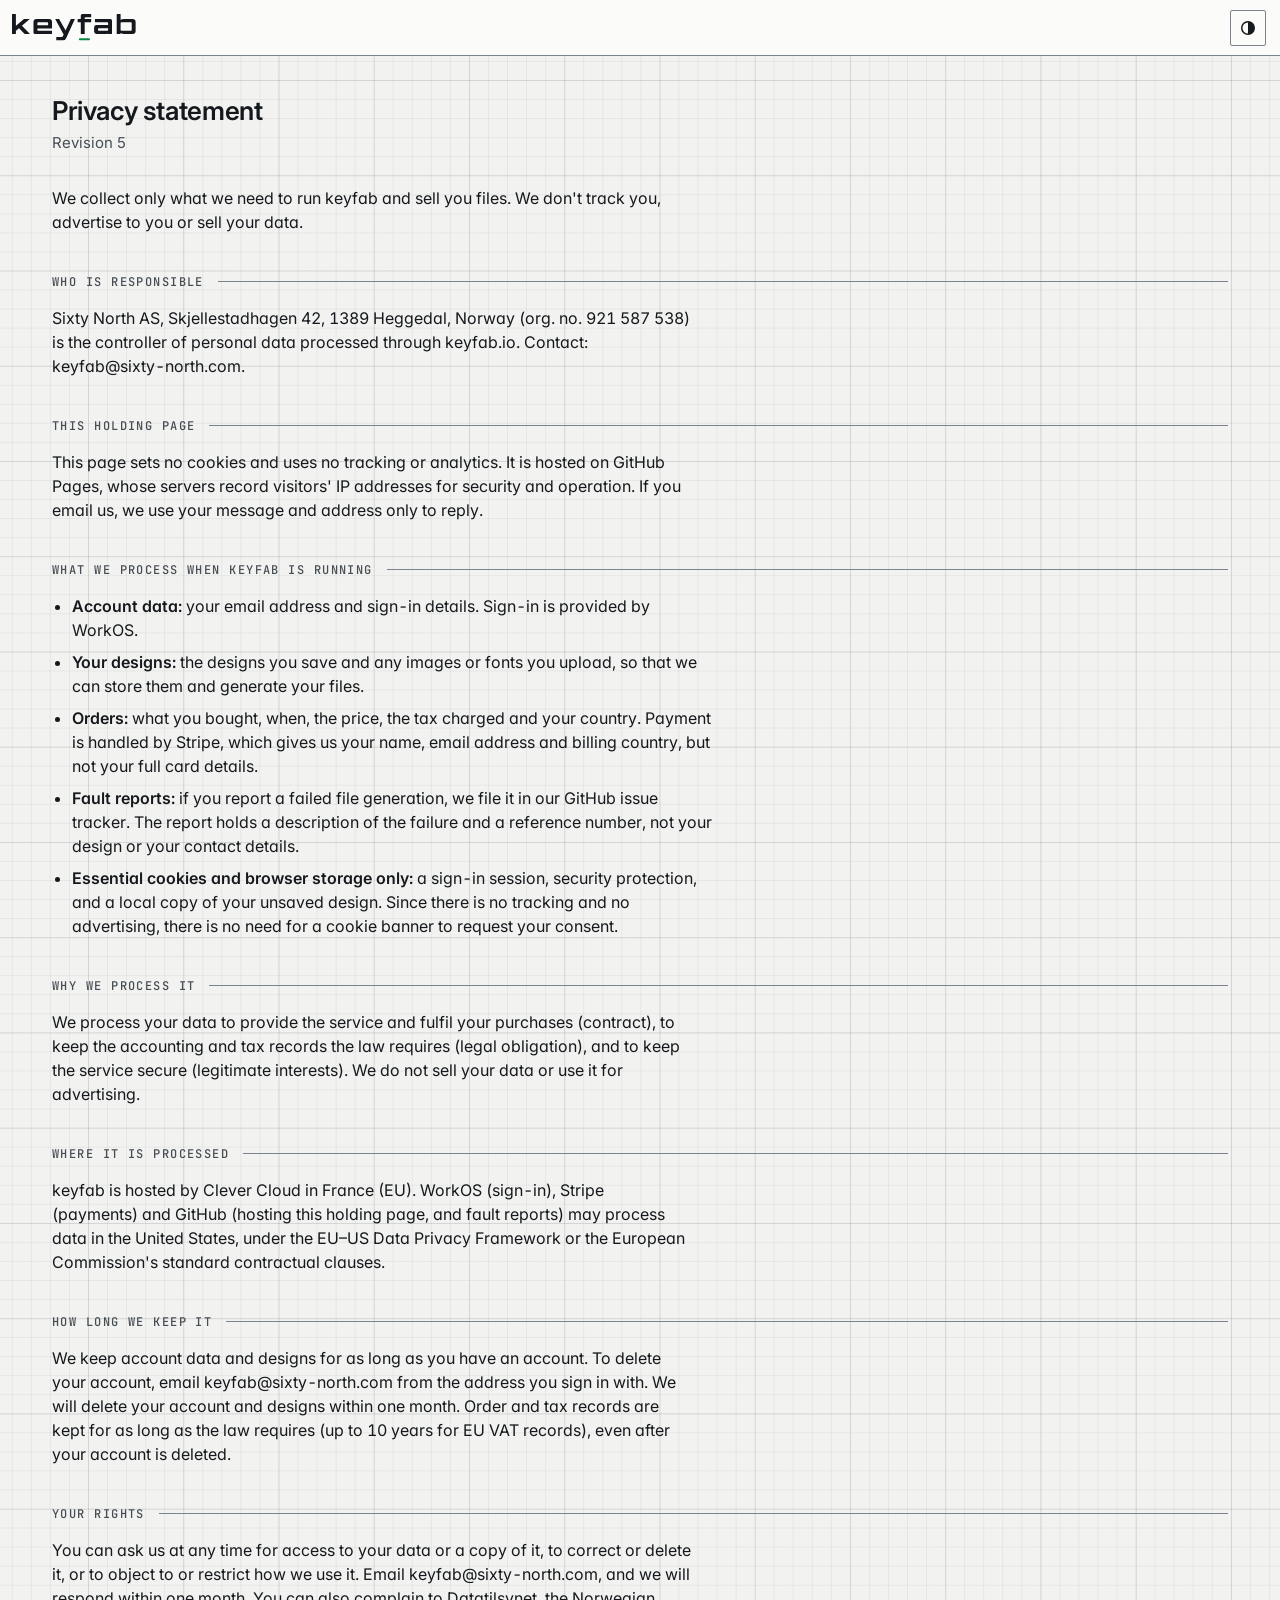
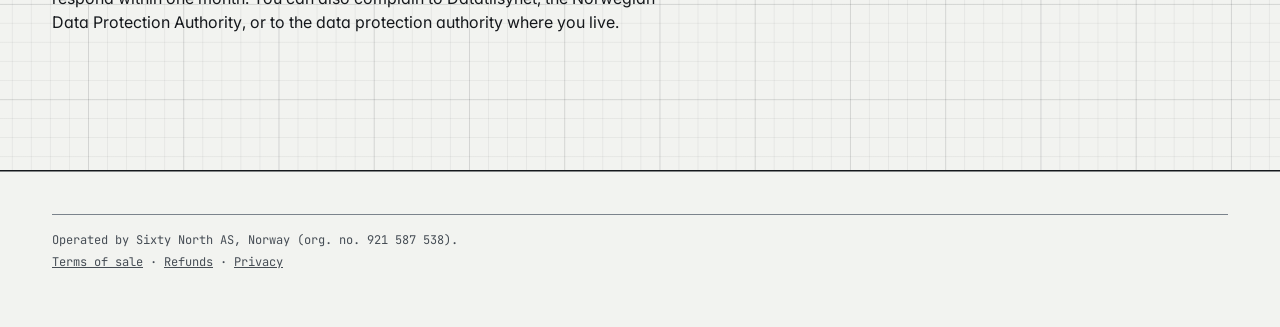
<file: legal/privacy.html>
<!doctype html>
<html lang="en">
<head>
  <meta charset="utf-8">
  <meta name="viewport" content="width=device-width, initial-scale=1">
  <title>Privacy statement — keyfab</title>
  <script>
    // The colour theme a viewer chose, Light or Dark, applied before the first paint so the page never flashes
    // the other one. Following the system is the default and stores nothing. A per-viewer convenience: the
    // choice alone, no identifier, no cookie; storage that is unavailable or blocked leaves the system in charge.
    (function () {
      try {
        var chosen = localStorage.getItem('keyfab-theme');
        if (chosen === 'light' || chosen === 'dark') document.documentElement.setAttribute('data-theme', chosen);
      } catch (e) {}
    })();
  </script>
  <link rel="preload" href="/static/fonts/inter-var-latin.woff2" as="font" type="font/woff2" crossorigin>
  <link rel="icon" href="/favicon.ico" sizes="16x16 32x32 48x48">
  <link rel="icon" type="image/svg+xml" href="/favicon.svg">
  <link rel="apple-touch-icon" href="/apple-touch-icon.png">
  <link rel="stylesheet" href="/static/brand/tokens.css">
  <link rel="stylesheet" href="/static/brand/site.css">
  <link rel="stylesheet" href="/static/brand/workspace.css">
  
</head>
<body>

<a class="skip-link" href="#main" data-testid="skip-link">Skip to content</a>
<header class="site-bar" data-testid="site-header">
  <a class="site-bar-brand" href="/" aria-label="keyfab home" data-testid="site-wordmark"><svg aria-hidden="true" class="kf-wordmark" viewBox="0 0.0 618.4 131.0" role="img" aria-label="keyfab" xmlns="http://www.w3.org/2000/svg"><path class="kf-wordmark-bar" fill="var(--signal-graphic, #07883d)" d="M339.40 121.00H385.10A5 5 0 0 1 390.10 126.00V126.00A5 5 0 0 1 385.10 131.00H339.40A5 5 0 0 1 334.40 126.00V126.00A5 5 0 0 1 339.40 121.00Z"/><path class="kf-wordmark-letters" fill="currentColor" d="M1.50 0.00H18.00A1.5 1.5 0 0 1 19.50 1.50V98.50A1.5 1.5 0 0 1 18.00 100.00H1.50A1.5 1.5 0 0 1 0.00 98.50V1.50A1.5 1.5 0 0 1 1.50 0.00ZM59.87 25.00L89.00 25.00L18.50 85.00L18.50 60.21ZM21.85 57.36L36.45 44.93L90.00 100.00L63.31 100.00ZM122.50 25.00H185.20A15 15 0 0 1 200.20 40.00V72.14L200.20 72.14H107.50L107.50 72.14V40.00A15 15 0 0 1 122.50 25.00ZM131.00 41.00A4 4 0 0 0 127.00 45.00V56.54L127.00 56.54H180.70L180.70 56.54V45.00A4 4 0 0 0 176.70 41.00ZM107.50 71.14H127.00L127.00 71.14V100.00L127.00 100.00H117.25A9.75 9.75 0 0 1 107.50 90.25V71.14L107.50 71.14ZM107.50 84.40H200.20L200.20 84.40V98.00A2 2 0 0 1 198.20 100.00H115.30A7.8 7.8 0 0 1 107.50 92.20V84.40L107.50 84.40ZM127.00 84.40L127.00 80.40A4 4 0 0 0 131.00 84.40ZM216.10 25.00L235.70 25.00L276.10 96.00L260.10 106.00ZM294.60 25.00L314.60 25.00L272.60 117.00Q268.10 131.00 256.10 131.00H221.50V115.00H250.10Q252.60 115.00 253.60 112.50ZM353.95 0.00H363.70L363.70 0.00V98.50A1.5 1.5 0 0 1 362.20 100.00H345.70A1.5 1.5 0 0 1 344.20 98.50V9.75A9.75 9.75 0 0 1 353.95 0.00ZM352.20 0.00H394.60A1.5 1.5 0 0 1 396.10 1.50V14.50A1.5 1.5 0 0 1 394.60 16.00H344.20L344.20 16.00V8.00A8 8 0 0 1 352.20 0.00ZM363.70 16.00L367.70 16.00A4 4 0 0 0 363.70 20.00ZM329.90 25.00H394.60A1.5 1.5 0 0 1 396.10 26.50V39.50A1.5 1.5 0 0 1 394.60 41.00H329.90A1.5 1.5 0 0 1 328.40 39.50V26.50A1.5 1.5 0 0 1 329.90 25.00ZM416.30 25.00H492.40A8 8 0 0 1 500.40 33.00V41.00L500.40 41.00H416.30A1.5 1.5 0 0 1 414.80 39.50V26.50A1.5 1.5 0 0 1 416.30 25.00ZM490.65 25.00H490.65A9.75 9.75 0 0 1 500.40 34.75V98.50A1.5 1.5 0 0 1 498.90 100.00H482.40A1.5 1.5 0 0 1 480.90 98.50V34.75A9.75 9.75 0 0 1 490.65 25.00ZM480.90 41.00L480.90 45.00A4 4 0 0 0 476.90 41.00ZM422.80 55.39H493.50L493.50 55.39V77.70A22.3029 22.3029 0 0 1 471.20 100.00H422.80A12 12 0 0 1 410.80 88.00V67.39A12 12 0 0 1 422.80 55.39ZM434.30 71.39A4 4 0 0 0 430.30 75.39V80.00A4 4 0 0 0 434.30 84.00H476.90A4 4 0 0 0 480.90 80.00V71.39L480.90 71.39ZM525.30 0.00H541.80A1.5 1.5 0 0 1 543.30 1.50V98.50A1.5 1.5 0 0 1 541.80 100.00H525.30A1.5 1.5 0 0 1 523.80 98.50V1.50A1.5 1.5 0 0 1 525.30 0.00ZM557.60 25.00H603.40A15 15 0 0 1 618.40 40.00V85.00A15 15 0 0 1 603.40 100.00H559.30A28.6 28.6 0 0 1 530.70 71.40V51.90A26.9 26.9 0 0 1 557.60 25.00ZM547.30 41.00A4 4 0 0 0 543.30 45.00V80.00A4 4 0 0 0 547.30 84.00H594.90A4 4 0 0 0 598.90 80.00V45.00A4 4 0 0 0 594.90 41.00Z"/></svg></a>
  
  <span class="site-bar-spacer"></span>
  
  
<button type="button" class="theme-cycle" data-theme-cycle data-current="system" data-testid="theme-cycle"
        aria-label="Theme: follow system — switch to light" title="Theme: follow system — switch to light" hidden>
  <span class="theme-cycle-icon" data-icon="light" hidden><svg viewBox="0 0 16 16" width="16" height="16" fill="none" stroke="currentColor" stroke-width="1.5" stroke-linecap="round" stroke-linejoin="round" aria-hidden="true"><circle cx="8" cy="8" r="2.75"/><path d="M8 1.5v1.75M8 12.75v1.75M1.5 8h1.75M12.75 8h1.75M3.4 3.4l1.24 1.24M11.36 11.36l1.24 1.24M3.4 12.6l1.24-1.24M11.36 4.64l1.24-1.24"/></svg></span>
  <span class="theme-cycle-icon" data-icon="dark" hidden><svg viewBox="0 0 16 16" width="16" height="16" fill="none" stroke="currentColor" stroke-width="1.5" stroke-linecap="round" stroke-linejoin="round" aria-hidden="true"><path d="M13.25 9.6A5.5 5.5 0 0 1 6.4 2.75a5.5 5.5 0 1 0 6.85 6.85z"/></svg></span>
  <span class="theme-cycle-icon" data-icon="system"><svg viewBox="0 0 16 16" width="16" height="16" fill="none" stroke="currentColor" stroke-width="1.5" stroke-linecap="round" stroke-linejoin="round" aria-hidden="true"><circle cx="8" cy="8" r="6.25"/><path d="M8 1.75a6.25 6.25 0 0 1 0 12.5z" fill="currentColor" stroke="none"/></svg></span>
</button>

  
</header>

<main class="site-main" id="main">

<div class="page-head">
  <h1 data-testid="legal-title">Privacy statement</h1>
  <p class="page-sub" data-testid="legal-revision">Revision 5</p>
</div>
<article class="legal-text" data-testid="legal-page" data-slug="privacy">
<p>We collect only what we need to run keyfab and sell you files. We don't track you, advertise to you or sell your data.</p>
<h2 class="eyebrow">Who is responsible</h2>
<p>Sixty North AS, Skjellestadhagen 42, 1389 Heggedal, Norway (org. no. 921 587 538) is the controller of personal data processed through keyfab.io. Contact: keyfab@sixty-north.com.</p>
<h2 class="eyebrow">This holding page</h2>
<p>This page sets no cookies and uses no tracking or analytics. It is hosted on GitHub Pages, whose servers record visitors' IP addresses for security and operation. If you email us, we use your message and address only to reply.</p>
<h2 class="eyebrow">What we process when keyfab is running</h2>
<ul>
<li><strong>Account data:</strong> your email address and sign-in details. Sign-in is provided by WorkOS.</li>
<li><strong>Your designs:</strong> the designs you save and any images or fonts you upload, so that we can store them and generate your files.</li>
<li><strong>Orders:</strong> what you bought, when, the price, the tax charged and your country. Payment is handled by Stripe, which gives us your name, email address and billing country, but not your full card details.</li>
<li><strong>Fault reports:</strong> if you report a failed file generation, we file it in our GitHub issue tracker. The report holds a description of the failure and a reference number, not your design or your contact details.</li>
<li><strong>Essential cookies and browser storage only:</strong> a sign-in session, security protection, and a local copy of your unsaved design. Since there is no tracking and no advertising, there is no need for a cookie banner to request your consent.</li>
</ul>
<h2 class="eyebrow">Why we process it</h2>
<p>We process your data to provide the service and fulfil your purchases (contract), to keep the accounting and tax records the law requires (legal obligation), and to keep the service secure (legitimate interests). We do not sell your data or use it for advertising.</p>
<h2 class="eyebrow">Where it is processed</h2>
<p>keyfab is hosted by Clever Cloud in France (EU). WorkOS (sign-in), Stripe (payments) and GitHub (hosting this holding page, and fault reports) may process data in the United States, under the EU–US Data Privacy Framework or the European Commission's standard contractual clauses.</p>
<h2 class="eyebrow">How long we keep it</h2>
<p>We keep account data and designs for as long as you have an account. To delete your account, email keyfab@sixty-north.com from the address you sign in with. We will delete your account and designs within one month. Order and tax records are kept for as long as the law requires (up to 10 years for EU VAT records), even after your account is deleted.</p>
<h2 class="eyebrow">Your rights</h2>
<p>You can ask us at any time for access to your data or a copy of it, to correct or delete it, or to object to or restrict how we use it. Email keyfab@sixty-north.com, and we will respond within one month. You can also complain to Datatilsynet, the Norwegian Data Protection Authority, or to the data protection authority where you live.</p>

</article>

</main>

<footer class="site-footer" data-testid="site-footer">
  <div class="site-footer-wrap">
    <div class="site-footer-small-print">
      <p class="site-footer-identity" data-testid="site-footer-identity">Operated by Sixty North AS, Norway <span class="nowrap">(org. no. 921 587 538)</span>.</p>
      
<p class="site-footer-legal" data-testid="site-footer-legal"><a href="/legal/terms-of-sale" data-testid="site-footer-terms">Terms of sale</a> · <a href="/legal/refund-policy" data-testid="site-footer-refunds">Refunds</a> · <a href="/legal/privacy" data-testid="site-footer-privacy">Privacy</a></p>

    </div>
  </div>
</footer>

<script>
  // Progressive-enhancement signal for the live-polling hint. Mark the body script-enabled at once,
  // and htmx-ready once htmx boots (htmx fires htmx:load on init and after every swap). The CSS uses
  // these to show the "reload to see progress" hint only when JS is present but polling cannot run
  // (e.g. htmx failed to load), and to hide it the moment htmx is live.
  document.body.classList.add('js-on');
  document.addEventListener('htmx:load', function () { document.body.classList.add('htmx-ready'); });
</script>
<script>
  // A native <details> closes on its own toggle or by choosing an item, but not on an outside
  // click -- so close any open user-nav or design-card menu when the click (or Escape) lands elsewhere.
  document.addEventListener('click', function (event) {
    document.querySelectorAll('details.user-nav[open], details.design-card-menu[open]').forEach(function (menu) {
      if (!menu.contains(event.target)) menu.removeAttribute('open');
    });
  });
  // Whole-card clickable (redlines, "Starter cards"): a plain click on a card's surface does what its one action
  // does -- a link signed out, the clone form's button signed in -- by clicking that action, marked data-card-primary.
  // Anything else is left alone: a click already handled, a non-primary or modified click (opening a new tab stays
  // with the action itself), a click on a real control, and a click that ends a text selection.
  document.addEventListener("click", function (e) {
    var card = e.target.closest && e.target.closest(".card");
    var primary = card && card.querySelector("[data-card-primary]");
    if (!primary) return;
    if (e.defaultPrevented || e.button !== 0 || e.metaKey || e.ctrlKey || e.shiftKey || e.altKey) return;
    if (e.target.closest("a, button, input, select, textarea, summary, label")) return; // real controls act for themselves
    if (String(getSelection()).length) return; // let people select text
    primary.click(); // anchor or form submit alike
  });
  // A link that starts something slow -- the sign-in avatar, whose page is the identity provider's --
  // says so the moment it is clicked, before the navigation commits. Only a plain click: a modified one
  // opens elsewhere and leaves this page as it was. Coming Back to the page clears it.
  document.addEventListener('click', function (event) {
    var link = event.target.closest && event.target.closest('a[data-busy-on-click]');
    if (!link || event.defaultPrevented || event.button !== 0 ||
        event.metaKey || event.ctrlKey || event.shiftKey || event.altKey) return;
    link.setAttribute('aria-busy', 'true');
  });
  // A link to a folded section -- "see why" on a revision page lands on a folded advisory -- unfolds it and
  // brings it into view, so the reader sees what the link promised rather than a closed summary (#55).
  // Arrival by URL takes load and hashchange; a click on an in-page link takes its own handler, because
  // clicking a link whose hash is already in the URL fires no hashchange -- and the reader may have closed
  // the fold since. Returns whether the target lay in a fold.
  function revealFold(id) {
    var target = id && document.getElementById(id), folded = false;
    for (var node = target; node; node = node.parentElement) {
      if (node.tagName === 'DETAILS') { node.open = true; folded = true; }
    }
    if (folded) target.scrollIntoView({ block: 'start' });
    return folded;
  }
  function revealTargetedFold() { revealFold(decodeURIComponent(location.hash.slice(1))); }
  document.addEventListener('click', function (event) {
    var link = event.target.closest && event.target.closest('a[href^="#"]');
    if (!link || event.defaultPrevented || event.button !== 0 || event.metaKey || event.ctrlKey || event.shiftKey) return;
    var id = decodeURIComponent(link.getAttribute('href').slice(1));
    if (!revealFold(id)) return;
    // Revealed and scrolled here; record the jump without the browser scrolling a second time.
    event.preventDefault();
    if (location.hash.slice(1) !== link.getAttribute('href').slice(1)) history.pushState(null, '', '#' + id);
  });
  window.addEventListener('hashchange', revealTargetedFold);
  revealTargetedFold();
  window.addEventListener('pageshow', function () {
    document.querySelectorAll('a[data-busy-on-click][aria-busy]').forEach(function (link) {
      link.removeAttribute('aria-busy');
    });
  });
  // The colour-theme control: each press moves Light -> Dark -> Follow system. Light or Dark sets data-theme on
  // <html> and stores the choice; Follow system removes both, and the page then tracks the operating system's
  // setting live (the token sheet follows prefers-color-scheme). The button's icon, name and tooltip show the
  // current setting and the next.
  (function () {
    var root = document.documentElement, KEY = 'keyfab-theme';
    var ORDER = ['light', 'dark', 'system'], WORDS = { light: 'light', dark: 'dark', system: 'follow system' };
    var button = document.querySelector('[data-theme-cycle]');
    if (!button) return;
    function apply(v) {
      if (v === 'light' || v === 'dark') root.setAttribute('data-theme', v); else root.removeAttribute('data-theme');
    }
    function show(v) {
      var next = ORDER[(ORDER.indexOf(v) + 1) % ORDER.length];
      var label = 'Theme: ' + WORDS[v] + ' \u2014 switch to ' + WORDS[next];
      button.setAttribute('data-current', v);
      button.setAttribute('aria-label', label);
      button.title = label;
      button.querySelectorAll('[data-icon]').forEach(function (icon) { icon.hidden = icon.getAttribute('data-icon') !== v; });
    }
    var current = 'system';
    try { var saved = localStorage.getItem(KEY); if (saved === 'light' || saved === 'dark') current = saved; } catch (e) {}
    apply(current);
    show(current);
    button.hidden = false;
    button.addEventListener('click', function () {
      current = ORDER[(ORDER.indexOf(current) + 1) % ORDER.length];
      apply(current);
      show(current);
      try { if (current === 'system') localStorage.removeItem(KEY); else localStorage.setItem(KEY, current); } catch (e) {}
    });
  })();
  document.addEventListener('keydown', function (event) {
    if (event.key === 'Escape') {
      document.querySelectorAll('details.user-nav[open], details.design-card-menu[open]').forEach(function (menu) {
        menu.removeAttribute('open');
      });
    }
  });
</script>
</body>
</html>
</file>
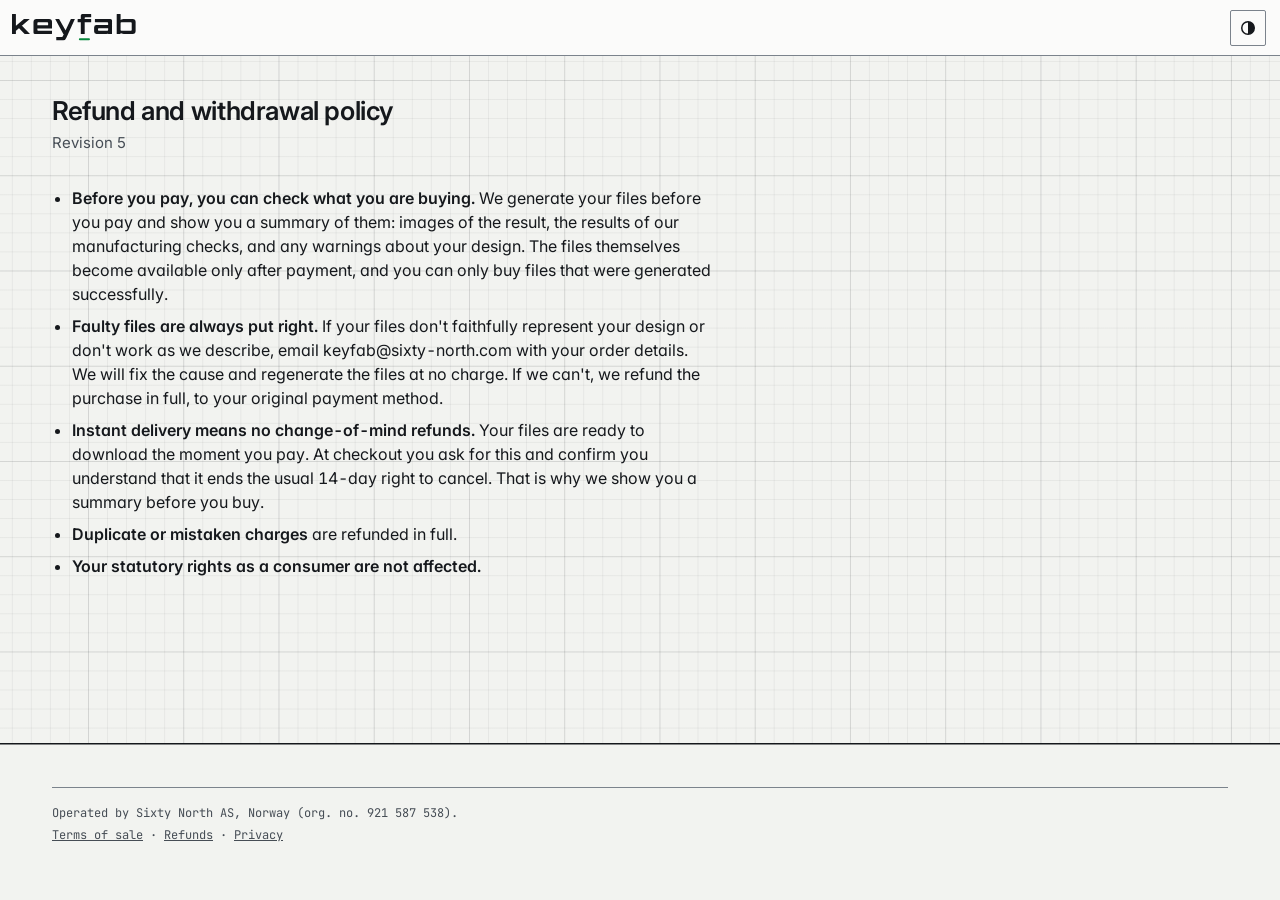
<file: legal/refund-policy.html>
<!doctype html>
<html lang="en">
<head>
  <meta charset="utf-8">
  <meta name="viewport" content="width=device-width, initial-scale=1">
  <title>Refund and withdrawal policy — keyfab</title>
  <script>
    // The colour theme a viewer chose, Light or Dark, applied before the first paint so the page never flashes
    // the other one. Following the system is the default and stores nothing. A per-viewer convenience: the
    // choice alone, no identifier, no cookie; storage that is unavailable or blocked leaves the system in charge.
    (function () {
      try {
        var chosen = localStorage.getItem('keyfab-theme');
        if (chosen === 'light' || chosen === 'dark') document.documentElement.setAttribute('data-theme', chosen);
      } catch (e) {}
    })();
  </script>
  <link rel="preload" href="/static/fonts/inter-var-latin.woff2" as="font" type="font/woff2" crossorigin>
  <link rel="icon" href="/favicon.ico" sizes="16x16 32x32 48x48">
  <link rel="icon" type="image/svg+xml" href="/favicon.svg">
  <link rel="apple-touch-icon" href="/apple-touch-icon.png">
  <link rel="stylesheet" href="/static/brand/tokens.css">
  <link rel="stylesheet" href="/static/brand/site.css">
  <link rel="stylesheet" href="/static/brand/workspace.css">
  
</head>
<body>

<a class="skip-link" href="#main" data-testid="skip-link">Skip to content</a>
<header class="site-bar" data-testid="site-header">
  <a class="site-bar-brand" href="/" aria-label="keyfab home" data-testid="site-wordmark"><svg aria-hidden="true" class="kf-wordmark" viewBox="0 0.0 618.4 131.0" role="img" aria-label="keyfab" xmlns="http://www.w3.org/2000/svg"><path class="kf-wordmark-bar" fill="var(--signal-graphic, #07883d)" d="M339.40 121.00H385.10A5 5 0 0 1 390.10 126.00V126.00A5 5 0 0 1 385.10 131.00H339.40A5 5 0 0 1 334.40 126.00V126.00A5 5 0 0 1 339.40 121.00Z"/><path class="kf-wordmark-letters" fill="currentColor" d="M1.50 0.00H18.00A1.5 1.5 0 0 1 19.50 1.50V98.50A1.5 1.5 0 0 1 18.00 100.00H1.50A1.5 1.5 0 0 1 0.00 98.50V1.50A1.5 1.5 0 0 1 1.50 0.00ZM59.87 25.00L89.00 25.00L18.50 85.00L18.50 60.21ZM21.85 57.36L36.45 44.93L90.00 100.00L63.31 100.00ZM122.50 25.00H185.20A15 15 0 0 1 200.20 40.00V72.14L200.20 72.14H107.50L107.50 72.14V40.00A15 15 0 0 1 122.50 25.00ZM131.00 41.00A4 4 0 0 0 127.00 45.00V56.54L127.00 56.54H180.70L180.70 56.54V45.00A4 4 0 0 0 176.70 41.00ZM107.50 71.14H127.00L127.00 71.14V100.00L127.00 100.00H117.25A9.75 9.75 0 0 1 107.50 90.25V71.14L107.50 71.14ZM107.50 84.40H200.20L200.20 84.40V98.00A2 2 0 0 1 198.20 100.00H115.30A7.8 7.8 0 0 1 107.50 92.20V84.40L107.50 84.40ZM127.00 84.40L127.00 80.40A4 4 0 0 0 131.00 84.40ZM216.10 25.00L235.70 25.00L276.10 96.00L260.10 106.00ZM294.60 25.00L314.60 25.00L272.60 117.00Q268.10 131.00 256.10 131.00H221.50V115.00H250.10Q252.60 115.00 253.60 112.50ZM353.95 0.00H363.70L363.70 0.00V98.50A1.5 1.5 0 0 1 362.20 100.00H345.70A1.5 1.5 0 0 1 344.20 98.50V9.75A9.75 9.75 0 0 1 353.95 0.00ZM352.20 0.00H394.60A1.5 1.5 0 0 1 396.10 1.50V14.50A1.5 1.5 0 0 1 394.60 16.00H344.20L344.20 16.00V8.00A8 8 0 0 1 352.20 0.00ZM363.70 16.00L367.70 16.00A4 4 0 0 0 363.70 20.00ZM329.90 25.00H394.60A1.5 1.5 0 0 1 396.10 26.50V39.50A1.5 1.5 0 0 1 394.60 41.00H329.90A1.5 1.5 0 0 1 328.40 39.50V26.50A1.5 1.5 0 0 1 329.90 25.00ZM416.30 25.00H492.40A8 8 0 0 1 500.40 33.00V41.00L500.40 41.00H416.30A1.5 1.5 0 0 1 414.80 39.50V26.50A1.5 1.5 0 0 1 416.30 25.00ZM490.65 25.00H490.65A9.75 9.75 0 0 1 500.40 34.75V98.50A1.5 1.5 0 0 1 498.90 100.00H482.40A1.5 1.5 0 0 1 480.90 98.50V34.75A9.75 9.75 0 0 1 490.65 25.00ZM480.90 41.00L480.90 45.00A4 4 0 0 0 476.90 41.00ZM422.80 55.39H493.50L493.50 55.39V77.70A22.3029 22.3029 0 0 1 471.20 100.00H422.80A12 12 0 0 1 410.80 88.00V67.39A12 12 0 0 1 422.80 55.39ZM434.30 71.39A4 4 0 0 0 430.30 75.39V80.00A4 4 0 0 0 434.30 84.00H476.90A4 4 0 0 0 480.90 80.00V71.39L480.90 71.39ZM525.30 0.00H541.80A1.5 1.5 0 0 1 543.30 1.50V98.50A1.5 1.5 0 0 1 541.80 100.00H525.30A1.5 1.5 0 0 1 523.80 98.50V1.50A1.5 1.5 0 0 1 525.30 0.00ZM557.60 25.00H603.40A15 15 0 0 1 618.40 40.00V85.00A15 15 0 0 1 603.40 100.00H559.30A28.6 28.6 0 0 1 530.70 71.40V51.90A26.9 26.9 0 0 1 557.60 25.00ZM547.30 41.00A4 4 0 0 0 543.30 45.00V80.00A4 4 0 0 0 547.30 84.00H594.90A4 4 0 0 0 598.90 80.00V45.00A4 4 0 0 0 594.90 41.00Z"/></svg></a>
  
  <span class="site-bar-spacer"></span>
  
  
<button type="button" class="theme-cycle" data-theme-cycle data-current="system" data-testid="theme-cycle"
        aria-label="Theme: follow system — switch to light" title="Theme: follow system — switch to light" hidden>
  <span class="theme-cycle-icon" data-icon="light" hidden><svg viewBox="0 0 16 16" width="16" height="16" fill="none" stroke="currentColor" stroke-width="1.5" stroke-linecap="round" stroke-linejoin="round" aria-hidden="true"><circle cx="8" cy="8" r="2.75"/><path d="M8 1.5v1.75M8 12.75v1.75M1.5 8h1.75M12.75 8h1.75M3.4 3.4l1.24 1.24M11.36 11.36l1.24 1.24M3.4 12.6l1.24-1.24M11.36 4.64l1.24-1.24"/></svg></span>
  <span class="theme-cycle-icon" data-icon="dark" hidden><svg viewBox="0 0 16 16" width="16" height="16" fill="none" stroke="currentColor" stroke-width="1.5" stroke-linecap="round" stroke-linejoin="round" aria-hidden="true"><path d="M13.25 9.6A5.5 5.5 0 0 1 6.4 2.75a5.5 5.5 0 1 0 6.85 6.85z"/></svg></span>
  <span class="theme-cycle-icon" data-icon="system"><svg viewBox="0 0 16 16" width="16" height="16" fill="none" stroke="currentColor" stroke-width="1.5" stroke-linecap="round" stroke-linejoin="round" aria-hidden="true"><circle cx="8" cy="8" r="6.25"/><path d="M8 1.75a6.25 6.25 0 0 1 0 12.5z" fill="currentColor" stroke="none"/></svg></span>
</button>

  
</header>

<main class="site-main" id="main">

<div class="page-head">
  <h1 data-testid="legal-title">Refund and withdrawal policy</h1>
  <p class="page-sub" data-testid="legal-revision">Revision 5</p>
</div>
<article class="legal-text" data-testid="legal-page" data-slug="refund-policy">
<ul>
<li><strong>Before you pay, you can check what you are buying.</strong> We generate your files before you pay and show you a summary of them: images of the result, the results of our manufacturing checks, and any warnings about your design. The files themselves become available only after payment, and you can only buy files that were generated successfully.</li>
<li><strong>Faulty files are always put right.</strong> If your files don't faithfully represent your design or don't work as we describe, email keyfab@sixty-north.com with your order details. We will fix the cause and regenerate the files at no charge. If we can't, we refund the purchase in full, to your original payment method.</li>
<li><strong>Instant delivery means no change-of-mind refunds.</strong> Your files are ready to download the moment you pay. At checkout you ask for this and confirm you understand that it ends the usual 14-day right to cancel. That is why we show you a summary before you buy.</li>
<li><strong>Duplicate or mistaken charges</strong> are refunded in full.</li>
<li><strong>Your statutory rights as a consumer are not affected.</strong></li>
</ul>

</article>

</main>

<footer class="site-footer" data-testid="site-footer">
  <div class="site-footer-wrap">
    <div class="site-footer-small-print">
      <p class="site-footer-identity" data-testid="site-footer-identity">Operated by Sixty North AS, Norway <span class="nowrap">(org. no. 921 587 538)</span>.</p>
      
<p class="site-footer-legal" data-testid="site-footer-legal"><a href="/legal/terms-of-sale" data-testid="site-footer-terms">Terms of sale</a> · <a href="/legal/refund-policy" data-testid="site-footer-refunds">Refunds</a> · <a href="/legal/privacy" data-testid="site-footer-privacy">Privacy</a></p>

    </div>
  </div>
</footer>

<script>
  // Progressive-enhancement signal for the live-polling hint. Mark the body script-enabled at once,
  // and htmx-ready once htmx boots (htmx fires htmx:load on init and after every swap). The CSS uses
  // these to show the "reload to see progress" hint only when JS is present but polling cannot run
  // (e.g. htmx failed to load), and to hide it the moment htmx is live.
  document.body.classList.add('js-on');
  document.addEventListener('htmx:load', function () { document.body.classList.add('htmx-ready'); });
</script>
<script>
  // A native <details> closes on its own toggle or by choosing an item, but not on an outside
  // click -- so close any open user-nav or design-card menu when the click (or Escape) lands elsewhere.
  document.addEventListener('click', function (event) {
    document.querySelectorAll('details.user-nav[open], details.design-card-menu[open]').forEach(function (menu) {
      if (!menu.contains(event.target)) menu.removeAttribute('open');
    });
  });
  // Whole-card clickable (redlines, "Starter cards"): a plain click on a card's surface does what its one action
  // does -- a link signed out, the clone form's button signed in -- by clicking that action, marked data-card-primary.
  // Anything else is left alone: a click already handled, a non-primary or modified click (opening a new tab stays
  // with the action itself), a click on a real control, and a click that ends a text selection.
  document.addEventListener("click", function (e) {
    var card = e.target.closest && e.target.closest(".card");
    var primary = card && card.querySelector("[data-card-primary]");
    if (!primary) return;
    if (e.defaultPrevented || e.button !== 0 || e.metaKey || e.ctrlKey || e.shiftKey || e.altKey) return;
    if (e.target.closest("a, button, input, select, textarea, summary, label")) return; // real controls act for themselves
    if (String(getSelection()).length) return; // let people select text
    primary.click(); // anchor or form submit alike
  });
  // A link that starts something slow -- the sign-in avatar, whose page is the identity provider's --
  // says so the moment it is clicked, before the navigation commits. Only a plain click: a modified one
  // opens elsewhere and leaves this page as it was. Coming Back to the page clears it.
  document.addEventListener('click', function (event) {
    var link = event.target.closest && event.target.closest('a[data-busy-on-click]');
    if (!link || event.defaultPrevented || event.button !== 0 ||
        event.metaKey || event.ctrlKey || event.shiftKey || event.altKey) return;
    link.setAttribute('aria-busy', 'true');
  });
  // A link to a folded section -- "see why" on a revision page lands on a folded advisory -- unfolds it and
  // brings it into view, so the reader sees what the link promised rather than a closed summary (#55).
  // Arrival by URL takes load and hashchange; a click on an in-page link takes its own handler, because
  // clicking a link whose hash is already in the URL fires no hashchange -- and the reader may have closed
  // the fold since. Returns whether the target lay in a fold.
  function revealFold(id) {
    var target = id && document.getElementById(id), folded = false;
    for (var node = target; node; node = node.parentElement) {
      if (node.tagName === 'DETAILS') { node.open = true; folded = true; }
    }
    if (folded) target.scrollIntoView({ block: 'start' });
    return folded;
  }
  function revealTargetedFold() { revealFold(decodeURIComponent(location.hash.slice(1))); }
  document.addEventListener('click', function (event) {
    var link = event.target.closest && event.target.closest('a[href^="#"]');
    if (!link || event.defaultPrevented || event.button !== 0 || event.metaKey || event.ctrlKey || event.shiftKey) return;
    var id = decodeURIComponent(link.getAttribute('href').slice(1));
    if (!revealFold(id)) return;
    // Revealed and scrolled here; record the jump without the browser scrolling a second time.
    event.preventDefault();
    if (location.hash.slice(1) !== link.getAttribute('href').slice(1)) history.pushState(null, '', '#' + id);
  });
  window.addEventListener('hashchange', revealTargetedFold);
  revealTargetedFold();
  window.addEventListener('pageshow', function () {
    document.querySelectorAll('a[data-busy-on-click][aria-busy]').forEach(function (link) {
      link.removeAttribute('aria-busy');
    });
  });
  // The colour-theme control: each press moves Light -> Dark -> Follow system. Light or Dark sets data-theme on
  // <html> and stores the choice; Follow system removes both, and the page then tracks the operating system's
  // setting live (the token sheet follows prefers-color-scheme). The button's icon, name and tooltip show the
  // current setting and the next.
  (function () {
    var root = document.documentElement, KEY = 'keyfab-theme';
    var ORDER = ['light', 'dark', 'system'], WORDS = { light: 'light', dark: 'dark', system: 'follow system' };
    var button = document.querySelector('[data-theme-cycle]');
    if (!button) return;
    function apply(v) {
      if (v === 'light' || v === 'dark') root.setAttribute('data-theme', v); else root.removeAttribute('data-theme');
    }
    function show(v) {
      var next = ORDER[(ORDER.indexOf(v) + 1) % ORDER.length];
      var label = 'Theme: ' + WORDS[v] + ' \u2014 switch to ' + WORDS[next];
      button.setAttribute('data-current', v);
      button.setAttribute('aria-label', label);
      button.title = label;
      button.querySelectorAll('[data-icon]').forEach(function (icon) { icon.hidden = icon.getAttribute('data-icon') !== v; });
    }
    var current = 'system';
    try { var saved = localStorage.getItem(KEY); if (saved === 'light' || saved === 'dark') current = saved; } catch (e) {}
    apply(current);
    show(current);
    button.hidden = false;
    button.addEventListener('click', function () {
      current = ORDER[(ORDER.indexOf(current) + 1) % ORDER.length];
      apply(current);
      show(current);
      try { if (current === 'system') localStorage.removeItem(KEY); else localStorage.setItem(KEY, current); } catch (e) {}
    });
  })();
  document.addEventListener('keydown', function (event) {
    if (event.key === 'Escape') {
      document.querySelectorAll('details.user-nav[open], details.design-card-menu[open]').forEach(function (menu) {
        menu.removeAttribute('open');
      });
    }
  });
</script>
</body>
</html>
</file>
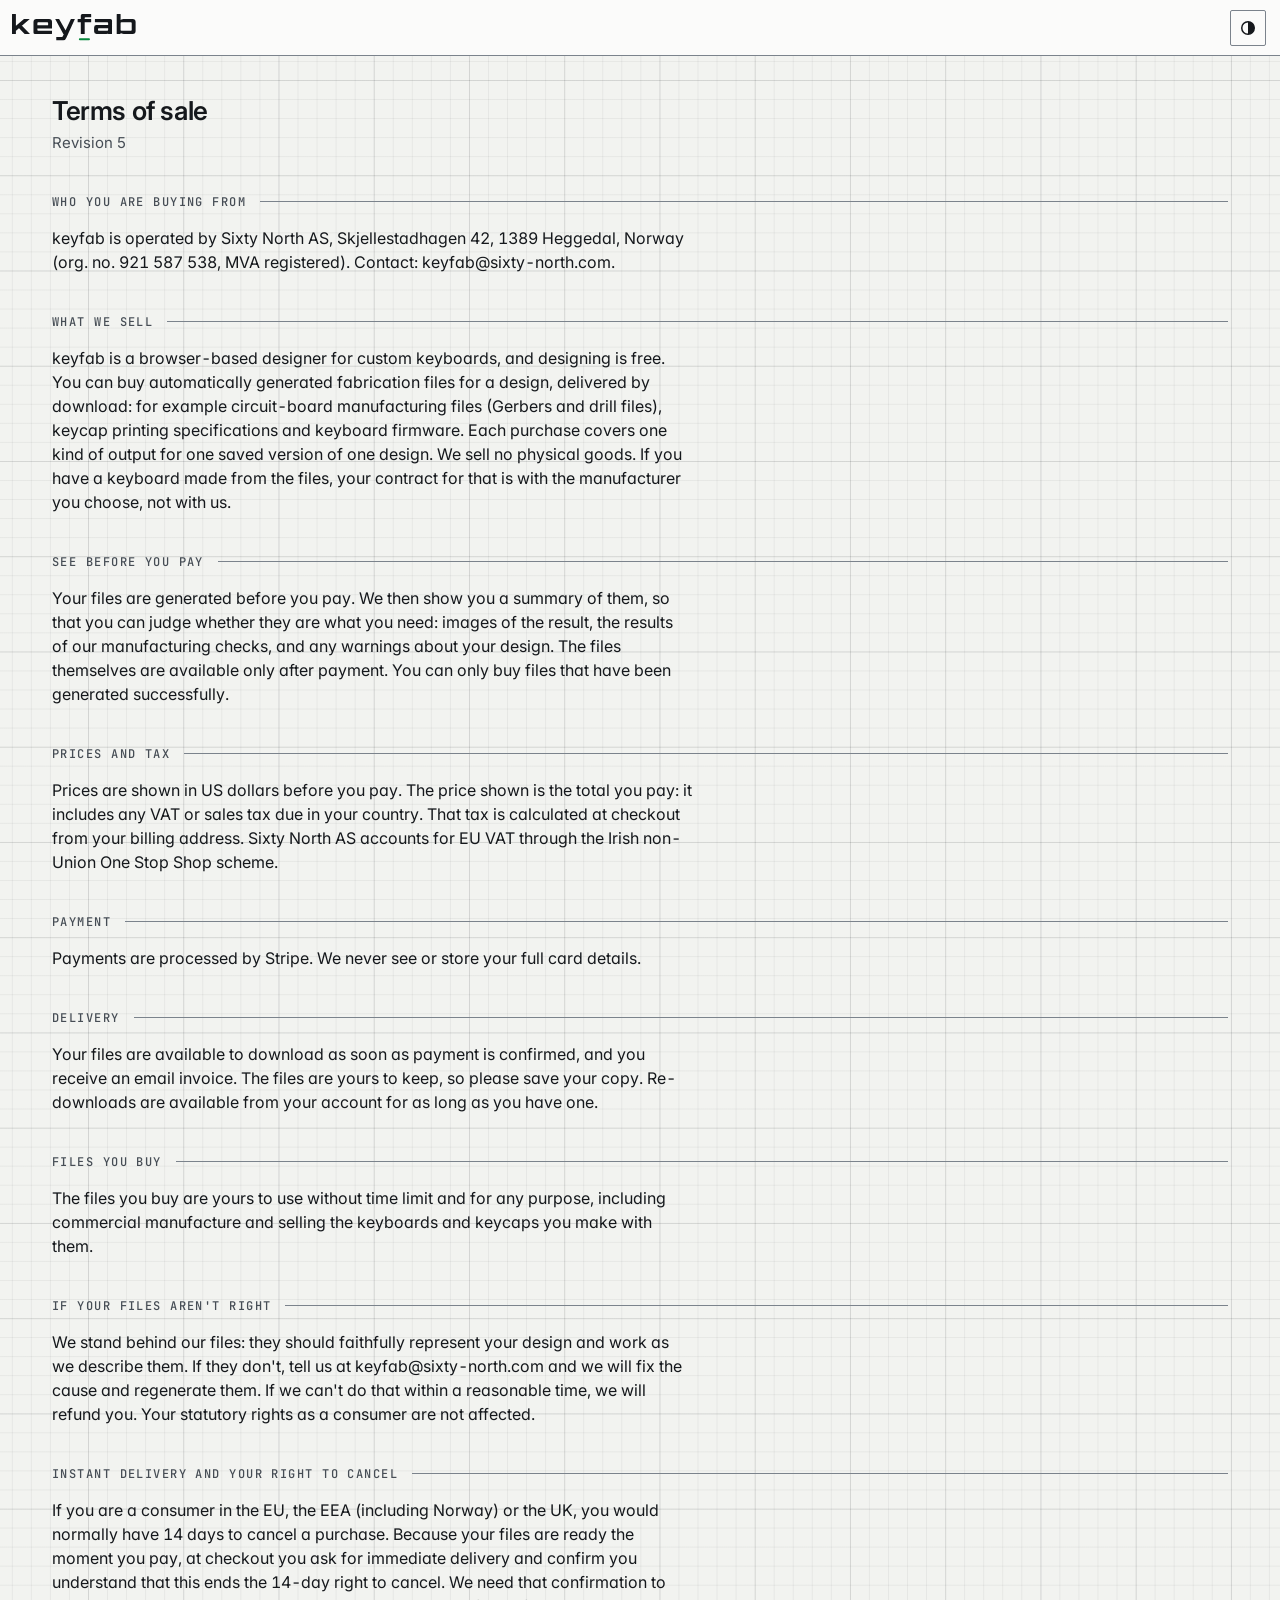
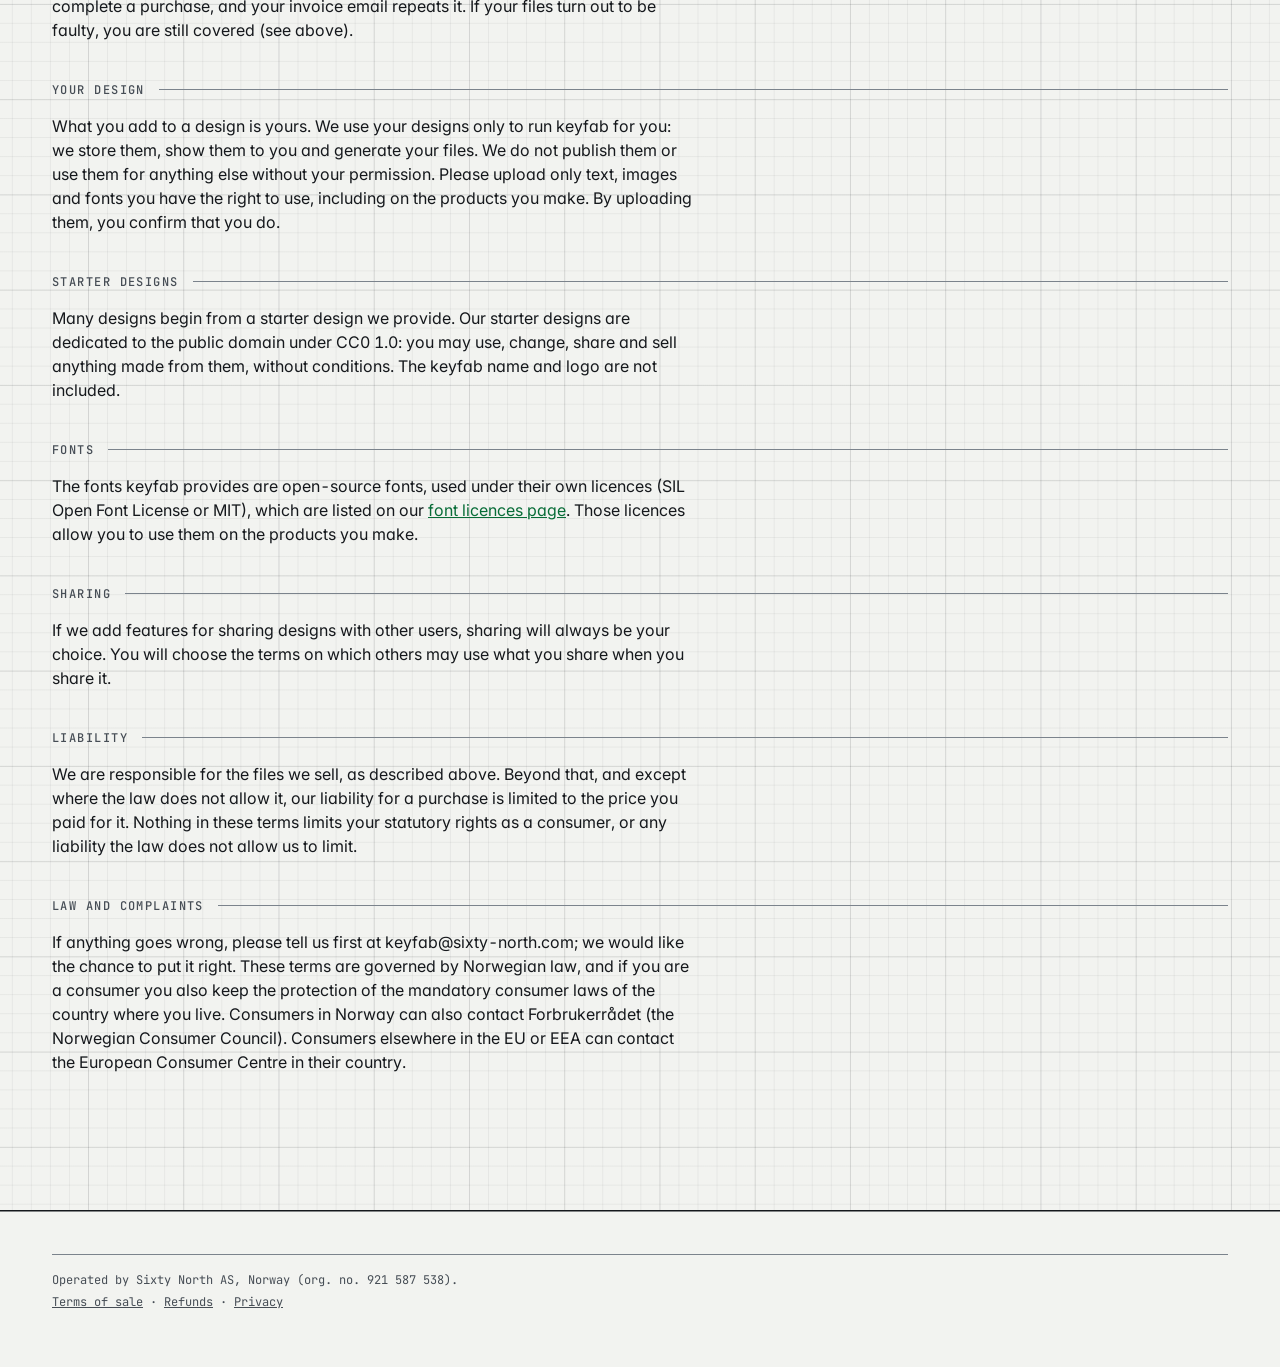
<file: legal/terms-of-sale.html>
<!doctype html>
<html lang="en">
<head>
  <meta charset="utf-8">
  <meta name="viewport" content="width=device-width, initial-scale=1">
  <title>Terms of sale — keyfab</title>
  <script>
    // The colour theme a viewer chose, Light or Dark, applied before the first paint so the page never flashes
    // the other one. Following the system is the default and stores nothing. A per-viewer convenience: the
    // choice alone, no identifier, no cookie; storage that is unavailable or blocked leaves the system in charge.
    (function () {
      try {
        var chosen = localStorage.getItem('keyfab-theme');
        if (chosen === 'light' || chosen === 'dark') document.documentElement.setAttribute('data-theme', chosen);
      } catch (e) {}
    })();
  </script>
  <link rel="preload" href="/static/fonts/inter-var-latin.woff2" as="font" type="font/woff2" crossorigin>
  <link rel="icon" href="/favicon.ico" sizes="16x16 32x32 48x48">
  <link rel="icon" type="image/svg+xml" href="/favicon.svg">
  <link rel="apple-touch-icon" href="/apple-touch-icon.png">
  <link rel="stylesheet" href="/static/brand/tokens.css">
  <link rel="stylesheet" href="/static/brand/site.css">
  <link rel="stylesheet" href="/static/brand/workspace.css">
  
</head>
<body>

<a class="skip-link" href="#main" data-testid="skip-link">Skip to content</a>
<header class="site-bar" data-testid="site-header">
  <a class="site-bar-brand" href="/" aria-label="keyfab home" data-testid="site-wordmark"><svg aria-hidden="true" class="kf-wordmark" viewBox="0 0.0 618.4 131.0" role="img" aria-label="keyfab" xmlns="http://www.w3.org/2000/svg"><path class="kf-wordmark-bar" fill="var(--signal-graphic, #07883d)" d="M339.40 121.00H385.10A5 5 0 0 1 390.10 126.00V126.00A5 5 0 0 1 385.10 131.00H339.40A5 5 0 0 1 334.40 126.00V126.00A5 5 0 0 1 339.40 121.00Z"/><path class="kf-wordmark-letters" fill="currentColor" d="M1.50 0.00H18.00A1.5 1.5 0 0 1 19.50 1.50V98.50A1.5 1.5 0 0 1 18.00 100.00H1.50A1.5 1.5 0 0 1 0.00 98.50V1.50A1.5 1.5 0 0 1 1.50 0.00ZM59.87 25.00L89.00 25.00L18.50 85.00L18.50 60.21ZM21.85 57.36L36.45 44.93L90.00 100.00L63.31 100.00ZM122.50 25.00H185.20A15 15 0 0 1 200.20 40.00V72.14L200.20 72.14H107.50L107.50 72.14V40.00A15 15 0 0 1 122.50 25.00ZM131.00 41.00A4 4 0 0 0 127.00 45.00V56.54L127.00 56.54H180.70L180.70 56.54V45.00A4 4 0 0 0 176.70 41.00ZM107.50 71.14H127.00L127.00 71.14V100.00L127.00 100.00H117.25A9.75 9.75 0 0 1 107.50 90.25V71.14L107.50 71.14ZM107.50 84.40H200.20L200.20 84.40V98.00A2 2 0 0 1 198.20 100.00H115.30A7.8 7.8 0 0 1 107.50 92.20V84.40L107.50 84.40ZM127.00 84.40L127.00 80.40A4 4 0 0 0 131.00 84.40ZM216.10 25.00L235.70 25.00L276.10 96.00L260.10 106.00ZM294.60 25.00L314.60 25.00L272.60 117.00Q268.10 131.00 256.10 131.00H221.50V115.00H250.10Q252.60 115.00 253.60 112.50ZM353.95 0.00H363.70L363.70 0.00V98.50A1.5 1.5 0 0 1 362.20 100.00H345.70A1.5 1.5 0 0 1 344.20 98.50V9.75A9.75 9.75 0 0 1 353.95 0.00ZM352.20 0.00H394.60A1.5 1.5 0 0 1 396.10 1.50V14.50A1.5 1.5 0 0 1 394.60 16.00H344.20L344.20 16.00V8.00A8 8 0 0 1 352.20 0.00ZM363.70 16.00L367.70 16.00A4 4 0 0 0 363.70 20.00ZM329.90 25.00H394.60A1.5 1.5 0 0 1 396.10 26.50V39.50A1.5 1.5 0 0 1 394.60 41.00H329.90A1.5 1.5 0 0 1 328.40 39.50V26.50A1.5 1.5 0 0 1 329.90 25.00ZM416.30 25.00H492.40A8 8 0 0 1 500.40 33.00V41.00L500.40 41.00H416.30A1.5 1.5 0 0 1 414.80 39.50V26.50A1.5 1.5 0 0 1 416.30 25.00ZM490.65 25.00H490.65A9.75 9.75 0 0 1 500.40 34.75V98.50A1.5 1.5 0 0 1 498.90 100.00H482.40A1.5 1.5 0 0 1 480.90 98.50V34.75A9.75 9.75 0 0 1 490.65 25.00ZM480.90 41.00L480.90 45.00A4 4 0 0 0 476.90 41.00ZM422.80 55.39H493.50L493.50 55.39V77.70A22.3029 22.3029 0 0 1 471.20 100.00H422.80A12 12 0 0 1 410.80 88.00V67.39A12 12 0 0 1 422.80 55.39ZM434.30 71.39A4 4 0 0 0 430.30 75.39V80.00A4 4 0 0 0 434.30 84.00H476.90A4 4 0 0 0 480.90 80.00V71.39L480.90 71.39ZM525.30 0.00H541.80A1.5 1.5 0 0 1 543.30 1.50V98.50A1.5 1.5 0 0 1 541.80 100.00H525.30A1.5 1.5 0 0 1 523.80 98.50V1.50A1.5 1.5 0 0 1 525.30 0.00ZM557.60 25.00H603.40A15 15 0 0 1 618.40 40.00V85.00A15 15 0 0 1 603.40 100.00H559.30A28.6 28.6 0 0 1 530.70 71.40V51.90A26.9 26.9 0 0 1 557.60 25.00ZM547.30 41.00A4 4 0 0 0 543.30 45.00V80.00A4 4 0 0 0 547.30 84.00H594.90A4 4 0 0 0 598.90 80.00V45.00A4 4 0 0 0 594.90 41.00Z"/></svg></a>
  
  <span class="site-bar-spacer"></span>
  
  
<button type="button" class="theme-cycle" data-theme-cycle data-current="system" data-testid="theme-cycle"
        aria-label="Theme: follow system — switch to light" title="Theme: follow system — switch to light" hidden>
  <span class="theme-cycle-icon" data-icon="light" hidden><svg viewBox="0 0 16 16" width="16" height="16" fill="none" stroke="currentColor" stroke-width="1.5" stroke-linecap="round" stroke-linejoin="round" aria-hidden="true"><circle cx="8" cy="8" r="2.75"/><path d="M8 1.5v1.75M8 12.75v1.75M1.5 8h1.75M12.75 8h1.75M3.4 3.4l1.24 1.24M11.36 11.36l1.24 1.24M3.4 12.6l1.24-1.24M11.36 4.64l1.24-1.24"/></svg></span>
  <span class="theme-cycle-icon" data-icon="dark" hidden><svg viewBox="0 0 16 16" width="16" height="16" fill="none" stroke="currentColor" stroke-width="1.5" stroke-linecap="round" stroke-linejoin="round" aria-hidden="true"><path d="M13.25 9.6A5.5 5.5 0 0 1 6.4 2.75a5.5 5.5 0 1 0 6.85 6.85z"/></svg></span>
  <span class="theme-cycle-icon" data-icon="system"><svg viewBox="0 0 16 16" width="16" height="16" fill="none" stroke="currentColor" stroke-width="1.5" stroke-linecap="round" stroke-linejoin="round" aria-hidden="true"><circle cx="8" cy="8" r="6.25"/><path d="M8 1.75a6.25 6.25 0 0 1 0 12.5z" fill="currentColor" stroke="none"/></svg></span>
</button>

  
</header>

<main class="site-main" id="main">

<div class="page-head">
  <h1 data-testid="legal-title">Terms of sale</h1>
  <p class="page-sub" data-testid="legal-revision">Revision 5</p>
</div>
<article class="legal-text" data-testid="legal-page" data-slug="terms-of-sale">
<h2 class="eyebrow">Who you are buying from</h2>
<p>keyfab is operated by Sixty North AS, Skjellestadhagen 42, 1389 Heggedal, Norway (org. no. 921 587 538, MVA registered). Contact: keyfab@sixty-north.com.</p>
<h2 class="eyebrow">What we sell</h2>
<p>keyfab is a browser-based designer for custom keyboards, and designing is free. You can buy automatically generated fabrication files for a design, delivered by download: for example circuit-board manufacturing files (Gerbers and drill files), keycap printing specifications and keyboard firmware. Each purchase covers one kind of output for one saved version of one design. We sell no physical goods. If you have a keyboard made from the files, your contract for that is with the manufacturer you choose, not with us.</p>
<h2 class="eyebrow">See before you pay</h2>
<p>Your files are generated before you pay. We then show you a summary of them, so that you can judge whether they are what you need: images of the result, the results of our manufacturing checks, and any warnings about your design. The files themselves are available only after payment. You can only buy files that have been generated successfully.</p>
<h2 class="eyebrow">Prices and tax</h2>
<p>Prices are shown in US dollars before you pay. The price shown is the total you pay: it includes any VAT or sales tax due in your country. That tax is calculated at checkout from your billing address. Sixty North AS accounts for EU VAT through the Irish non-Union One Stop Shop scheme.</p>
<h2 class="eyebrow">Payment</h2>
<p>Payments are processed by Stripe. We never see or store your full card details.</p>
<h2 class="eyebrow">Delivery</h2>
<p>Your files are available to download as soon as payment is confirmed, and you receive an email invoice. The files are yours to keep, so please save your copy. Re-downloads are available from your account for as long as you have one.</p>
<h2 class="eyebrow">Files you buy</h2>
<p>The files you buy are yours to use without time limit and for any purpose, including commercial manufacture and selling the keyboards and keycaps you make with them.</p>
<h2 class="eyebrow">If your files aren't right</h2>
<p>We stand behind our files: they should faithfully represent your design and work as we describe them. If they don't, tell us at keyfab@sixty-north.com and we will fix the cause and regenerate them. If we can't do that within a reasonable time, we will refund you. Your statutory rights as a consumer are not affected.</p>
<h2 class="eyebrow">Instant delivery and your right to cancel</h2>
<p>If you are a consumer in the EU, the EEA (including Norway) or the UK, you would normally have 14 days to cancel a purchase. Because your files are ready the moment you pay, at checkout you ask for immediate delivery and confirm you understand that this ends the 14-day right to cancel. We need that confirmation to complete a purchase, and your invoice email repeats it. If your files turn out to be faulty, you are still covered (see above).</p>
<h2 class="eyebrow">Your design</h2>
<p>What you add to a design is yours. We use your designs only to run keyfab for you: we store them, show them to you and generate your files. We do not publish them or use them for anything else without your permission. Please upload only text, images and fonts you have the right to use, including on the products you make. By uploading them, you confirm that you do.</p>
<h2 class="eyebrow">Starter designs</h2>
<p>Many designs begin from a starter design we provide. Our starter designs are dedicated to the public domain under CC0 1.0: you may use, change, share and sell anything made from them, without conditions. The keyfab name and logo are not included.</p>
<h2 class="eyebrow">Fonts</h2>
<p>The fonts keyfab provides are open-source fonts, used under their own licences (SIL Open Font License or MIT), which are listed on our <a href="/legal/font-licences">font licences page</a>. Those licences allow you to use them on the products you make.</p>
<h2 class="eyebrow">Sharing</h2>
<p>If we add features for sharing designs with other users, sharing will always be your choice. You will choose the terms on which others may use what you share when you share it.</p>
<h2 class="eyebrow">Liability</h2>
<p>We are responsible for the files we sell, as described above. Beyond that, and except where the law does not allow it, our liability for a purchase is limited to the price you paid for it. Nothing in these terms limits your statutory rights as a consumer, or any liability the law does not allow us to limit.</p>
<h2 class="eyebrow">Law and complaints</h2>
<p>If anything goes wrong, please tell us first at keyfab@sixty-north.com; we would like the chance to put it right. These terms are governed by Norwegian law, and if you are a consumer you also keep the protection of the mandatory consumer laws of the country where you live. Consumers in Norway can also contact Forbrukerrådet (the Norwegian Consumer Council). Consumers elsewhere in the EU or EEA can contact the European Consumer Centre in their country.</p>

</article>

</main>

<footer class="site-footer" data-testid="site-footer">
  <div class="site-footer-wrap">
    <div class="site-footer-small-print">
      <p class="site-footer-identity" data-testid="site-footer-identity">Operated by Sixty North AS, Norway <span class="nowrap">(org. no. 921 587 538)</span>.</p>
      
<p class="site-footer-legal" data-testid="site-footer-legal"><a href="/legal/terms-of-sale" data-testid="site-footer-terms">Terms of sale</a> · <a href="/legal/refund-policy" data-testid="site-footer-refunds">Refunds</a> · <a href="/legal/privacy" data-testid="site-footer-privacy">Privacy</a></p>

    </div>
  </div>
</footer>

<script>
  // Progressive-enhancement signal for the live-polling hint. Mark the body script-enabled at once,
  // and htmx-ready once htmx boots (htmx fires htmx:load on init and after every swap). The CSS uses
  // these to show the "reload to see progress" hint only when JS is present but polling cannot run
  // (e.g. htmx failed to load), and to hide it the moment htmx is live.
  document.body.classList.add('js-on');
  document.addEventListener('htmx:load', function () { document.body.classList.add('htmx-ready'); });
</script>
<script>
  // A native <details> closes on its own toggle or by choosing an item, but not on an outside
  // click -- so close any open user-nav or design-card menu when the click (or Escape) lands elsewhere.
  document.addEventListener('click', function (event) {
    document.querySelectorAll('details.user-nav[open], details.design-card-menu[open]').forEach(function (menu) {
      if (!menu.contains(event.target)) menu.removeAttribute('open');
    });
  });
  // Whole-card clickable (redlines, "Starter cards"): a plain click on a card's surface does what its one action
  // does -- a link signed out, the clone form's button signed in -- by clicking that action, marked data-card-primary.
  // Anything else is left alone: a click already handled, a non-primary or modified click (opening a new tab stays
  // with the action itself), a click on a real control, and a click that ends a text selection.
  document.addEventListener("click", function (e) {
    var card = e.target.closest && e.target.closest(".card");
    var primary = card && card.querySelector("[data-card-primary]");
    if (!primary) return;
    if (e.defaultPrevented || e.button !== 0 || e.metaKey || e.ctrlKey || e.shiftKey || e.altKey) return;
    if (e.target.closest("a, button, input, select, textarea, summary, label")) return; // real controls act for themselves
    if (String(getSelection()).length) return; // let people select text
    primary.click(); // anchor or form submit alike
  });
  // A link that starts something slow -- the sign-in avatar, whose page is the identity provider's --
  // says so the moment it is clicked, before the navigation commits. Only a plain click: a modified one
  // opens elsewhere and leaves this page as it was. Coming Back to the page clears it.
  document.addEventListener('click', function (event) {
    var link = event.target.closest && event.target.closest('a[data-busy-on-click]');
    if (!link || event.defaultPrevented || event.button !== 0 ||
        event.metaKey || event.ctrlKey || event.shiftKey || event.altKey) return;
    link.setAttribute('aria-busy', 'true');
  });
  // A link to a folded section -- "see why" on a revision page lands on a folded advisory -- unfolds it and
  // brings it into view, so the reader sees what the link promised rather than a closed summary (#55).
  // Arrival by URL takes load and hashchange; a click on an in-page link takes its own handler, because
  // clicking a link whose hash is already in the URL fires no hashchange -- and the reader may have closed
  // the fold since. Returns whether the target lay in a fold.
  function revealFold(id) {
    var target = id && document.getElementById(id), folded = false;
    for (var node = target; node; node = node.parentElement) {
      if (node.tagName === 'DETAILS') { node.open = true; folded = true; }
    }
    if (folded) target.scrollIntoView({ block: 'start' });
    return folded;
  }
  function revealTargetedFold() { revealFold(decodeURIComponent(location.hash.slice(1))); }
  document.addEventListener('click', function (event) {
    var link = event.target.closest && event.target.closest('a[href^="#"]');
    if (!link || event.defaultPrevented || event.button !== 0 || event.metaKey || event.ctrlKey || event.shiftKey) return;
    var id = decodeURIComponent(link.getAttribute('href').slice(1));
    if (!revealFold(id)) return;
    // Revealed and scrolled here; record the jump without the browser scrolling a second time.
    event.preventDefault();
    if (location.hash.slice(1) !== link.getAttribute('href').slice(1)) history.pushState(null, '', '#' + id);
  });
  window.addEventListener('hashchange', revealTargetedFold);
  revealTargetedFold();
  window.addEventListener('pageshow', function () {
    document.querySelectorAll('a[data-busy-on-click][aria-busy]').forEach(function (link) {
      link.removeAttribute('aria-busy');
    });
  });
  // The colour-theme control: each press moves Light -> Dark -> Follow system. Light or Dark sets data-theme on
  // <html> and stores the choice; Follow system removes both, and the page then tracks the operating system's
  // setting live (the token sheet follows prefers-color-scheme). The button's icon, name and tooltip show the
  // current setting and the next.
  (function () {
    var root = document.documentElement, KEY = 'keyfab-theme';
    var ORDER = ['light', 'dark', 'system'], WORDS = { light: 'light', dark: 'dark', system: 'follow system' };
    var button = document.querySelector('[data-theme-cycle]');
    if (!button) return;
    function apply(v) {
      if (v === 'light' || v === 'dark') root.setAttribute('data-theme', v); else root.removeAttribute('data-theme');
    }
    function show(v) {
      var next = ORDER[(ORDER.indexOf(v) + 1) % ORDER.length];
      var label = 'Theme: ' + WORDS[v] + ' \u2014 switch to ' + WORDS[next];
      button.setAttribute('data-current', v);
      button.setAttribute('aria-label', label);
      button.title = label;
      button.querySelectorAll('[data-icon]').forEach(function (icon) { icon.hidden = icon.getAttribute('data-icon') !== v; });
    }
    var current = 'system';
    try { var saved = localStorage.getItem(KEY); if (saved === 'light' || saved === 'dark') current = saved; } catch (e) {}
    apply(current);
    show(current);
    button.hidden = false;
    button.addEventListener('click', function () {
      current = ORDER[(ORDER.indexOf(current) + 1) % ORDER.length];
      apply(current);
      show(current);
      try { if (current === 'system') localStorage.removeItem(KEY); else localStorage.setItem(KEY, current); } catch (e) {}
    });
  })();
  document.addEventListener('keydown', function (event) {
    if (event.key === 'Escape') {
      document.querySelectorAll('details.user-nav[open], details.design-card-menu[open]').forEach(function (menu) {
        menu.removeAttribute('open');
      });
    }
  });
</script>
</body>
</html>
</file>
<file: static/brand/tokens.css>
/* keyfab tokens: generated by brand/_build/handoff/build_handoff.py from the frozen
   Schematic reference. Edit the generator, not this file. */

:root {
  --paper: #f2f3f0;
  --paper-2: #e6e8e4;
  --panel: #fbfbfa;
  --ink: #15181c;
  --ink-2: #464d55;
  --line: #7b838c;
  --signal: #076c37;
  --on-signal: #ffffff;
  --signal-graphic: #07883d;
  --danger: #b3261e;
  --on-danger: #ffffff;
  --danger-surface: #fbeae8;
  --grid: rgba(21,24,28,.055);
  --grid-major: rgba(21,24,28,.09);
  --copper-2: rgba(70,77,85,.55);
  --board-shadow: drop-shadow(0 20px 22px rgba(21,24,28,.26)) drop-shadow(0 2px 3px rgba(21,24,28,.2));
  --scrim: rgba(21,24,28,.32);
  --sans: 'Inter', ui-sans-serif, -apple-system, BlinkMacSystemFont, 'Helvetica Neue', Arial, sans-serif;
  --mono: 'JetBrains Mono', ui-monospace, 'SF Mono', SFMono-Regular, Menlo, Consolas, monospace;
  --type-display: 600 clamp(40px,4.6vw,64px)/1.02 var(--sans);
  --type-display-tracking: -.02em;
  --type-h2: 600 clamp(30px,3.6vw,46px)/1.08 var(--sans);
  --type-h2-tracking: -.015em;
  --type-h3: 600 26px/1.15 var(--sans);
  --type-h3-tracking: -.015em;
  --type-title: 600 22px/1.2 var(--sans);
  --type-title-tracking: -.01em;
  --type-title-s: 600 20px/1.2 var(--sans);
  --type-lede: 400 19px/30px var(--sans);
  --type-sub: 400 18px/28px var(--sans);
  --type-body: 400 16px/24px var(--sans);
  --type-body-s: 400 15px/22px var(--sans);
  --type-fine: 400 14px/22px var(--sans);
  --type-button: 600 15px/1 var(--sans);
  --type-button-s: 600 14px/1 var(--sans);
  --type-ui: 500 14px/1 var(--sans);
  --type-mono-price: 600 28px/1 var(--mono);
  --type-mono-price-tracking: -.02em;
  --type-mono-figure: 600 15px/24px var(--mono);
  --type-mono-nav: 500 13px/1 var(--mono);
  --type-mono-nav-tracking: .04em;
  --type-mono-list: 400 13px/22px var(--mono);
  --type-mono-value: 600 13px/normal var(--mono);
  --type-mono-value-tracking: 0;
  --type-mono-label: 500 12px/16px var(--mono);
  --type-mono-label-tracking: .12em;
  --type-mono-note: 400 12px/18px var(--mono);
  --type-mono-toggle: 500 12px/1 var(--mono);
  --type-mono-toggle-tracking: .06em;
  --type-mono-annotation: 500 11px/14px var(--mono);
  --type-mono-annotation-tracking: .05em;
  --type-mono-micro: 500 10px/13px var(--mono);
  --type-mono-micro-tracking: .08em;
  --space-1: 4px;
  --space-2: 8px;
  --space-3: 12px;
  --space-4: 16px;
  --space-5: 20px;
  --space-6: 24px;
  --space-7: 32px;
  --space-8: 40px;
  --space-9: 48px;
  --space-10: 64px;
  --space-11: 88px;
  --space-12: 120px;
  --wrap-max: 1240px;
  --wrap-pad: 32px;
  --bar-h: 56px;
  --bar-inset-start: 12px;
  --bar-inset-end: 14px;
  --bar-gap: 14px;
  --section-gap: 88px;
  --footer-gap: 120px;
  --wordmark-h: 26.2px;
  --control-h: 36px;
  --button-h: 44px;
  --footer-pad-top: 44px;
  --footer-pad-bottom: 56px;
  --list-gap: 6px;
  --radius: 2px;
  --radius-0: 0;
  --hairline: 1px;
  --rule: 1.5px;
  --focus-ring: 2px solid var(--signal);
  --grid-u: 19.05px;
  --grid-major-u: 95.25px;
  --grid-origin-x: 88px;
  --grid-origin-y: 80px;
  color-scheme: light;
}

@media (prefers-color-scheme: dark) {
  :root:not([data-theme="light"]) {
    --paper: #0a1420;
    --paper-2: #0f1d2c;
    --panel: #132538;
    --ink: #dce7f2;
    --ink-2: #9db3c8;
    --line: #5f7a95;
    --signal: #45d98a;
    --on-signal: #04140b;
    --signal-graphic: #45d98a;
    --danger: #ff7b72;
    --on-danger: #1b0503;
    --danger-surface: #3a1517;
    --grid: rgba(157,179,200,.07);
    --grid-major: rgba(157,179,200,.12);
    --copper-2: rgba(157,179,200,.5);
    --board-shadow: drop-shadow(0 0 0.6px rgba(190,210,230,.55)) drop-shadow(0 22px 26px rgba(0,0,0,.6));
    --scrim: rgba(3,8,14,.62);
    color-scheme: dark;
  }
}

:root[data-theme="dark"] {
  --paper: #0a1420;
  --paper-2: #0f1d2c;
  --panel: #132538;
  --ink: #dce7f2;
  --ink-2: #9db3c8;
  --line: #5f7a95;
  --signal: #45d98a;
  --on-signal: #04140b;
  --signal-graphic: #45d98a;
  --danger: #ff7b72;
  --on-danger: #1b0503;
  --danger-surface: #3a1517;
  --grid: rgba(157,179,200,.07);
  --grid-major: rgba(157,179,200,.12);
  --copper-2: rgba(157,179,200,.5);
  --board-shadow: drop-shadow(0 0 0.6px rgba(190,210,230,.55)) drop-shadow(0 22px 26px rgba(0,0,0,.6));
  --scrim: rgba(3,8,14,.62);
  color-scheme: dark;
}
</file>
<file: static/brand/site.css>
/* The site's foundations on the brand token sheet (docs/brand-implementation.md, S1): the typefaces,
   the drafting-grid sheet, the header bar the designer shares, the colour-mode toggle, the footer, and
   focus. Every value is a token from tokens.css; constants the redlines fix are named where they appear.
   Page components keep their own rules in base.html until S3 restyles them. */

@font-face {
  font-family: "Inter";
  src: url("/static/fonts/inter-var-latin.woff2") format("woff2");
  font-weight: 400 600;
  font-style: normal;
  font-display: swap;
}

@font-face {
  font-family: "JetBrains Mono";
  src: url("/static/fonts/jetbrains-mono-var-latin.woff2") format("woff2");
  font-weight: 400 600;
  font-style: normal;
  font-display: swap;
}

/* The sheet. One drafting grid across the site and the designer: minor lines every 1u, major every 5u,
   at the designer canvas's own origin, so a line on the landing page sits where the canvas line will.
   It lives on the body and scrolls with the page; it is never re-originated per section or page. */
html { scroll-behavior: smooth; }
/* An in-page jump lands below the sticky header bar, not under it. */
html { scroll-padding-top: calc(var(--bar-h) + var(--space-4)); }
body {
  margin: 0;
  /* A column, the content taking the slack: on a page shorter than the window the footer still closes it. */
  display: flex; flex-direction: column; min-height: 100vh;
  color: var(--ink);
  background-color: var(--paper);
  background-image:
    linear-gradient(var(--grid-major) 1px, transparent 1px),
    linear-gradient(90deg, var(--grid-major) 1px, transparent 1px),
    linear-gradient(var(--grid) 1px, transparent 1px),
    linear-gradient(90deg, var(--grid) 1px, transparent 1px);
  background-size:
    var(--grid-major-u) var(--grid-major-u), var(--grid-major-u) var(--grid-major-u),
    var(--grid-u) var(--grid-u), var(--grid-u) var(--grid-u);
  background-position: var(--grid-origin-x) var(--grid-origin-y);
  font: var(--type-body);
  font-optical-sizing: auto;
  font-feature-settings: "tnum" 1, "cv11" 1;
}
a { color: var(--ink); }
:focus-visible { outline: var(--focus-ring); outline-offset: 3px; }

/* The skip link: the first thing a keyboard reaches, out of sight until it is focused. */
.skip-link {
  position: absolute; left: var(--bar-inset-start); top: var(--space-2); z-index: 10;
  padding: var(--space-2) var(--space-3); font: var(--type-ui);
  color: var(--ink); background: var(--panel);
  border: var(--hairline) solid var(--line); border-radius: var(--radius);
  transform: translateY(-200%);
}
.skip-link:focus { transform: none; }

/* The header bar IS the designer's bar: 56px including its hairline, panel tone, full bleed, the
   wordmark 12px in at a 20px cap height, controls 14px apart. Right-hand slot order is fixed: primary
   action, theme toggle, identity -- with an administrator's customer-view chip just before the primary
   action. */
.site-bar {
  position: sticky; top: 0; z-index: 5;
  box-sizing: border-box; height: var(--bar-h);
  display: flex; align-items: center; gap: var(--bar-gap);
  padding: 0 var(--bar-inset-end) 0 var(--bar-inset-start);
  background: var(--panel);
  border-bottom: var(--hairline) solid var(--line);
}
/* The wordmark never shrinks: the controls give way first. */
.site-bar-brand { display: block; flex-shrink: 0; color: var(--ink); text-decoration: none; }
.site-bar-brand .kf-wordmark { display: block; height: var(--wordmark-h); width: auto; } /* 20px cap height */
.site-bar-spacer { flex: 1; }
/* In-page destinations, on a page that has them: a separator rule, then mono links. */
.site-bar-nav {
  display: flex; align-items: center; gap: var(--space-6); height: 24px;
  padding-left: var(--bar-gap); border-left: var(--hairline) solid var(--line);
}
.site-bar-nav a {
  color: var(--ink-2); text-decoration: none;
  font: var(--type-mono-nav); letter-spacing: var(--type-mono-nav-tracking);
}
.site-bar-nav a:hover { color: var(--ink); text-decoration: underline; }

/* Buttons the chrome uses. The bar's start action is a ghost (Rob's starter-first ruling): keyfab leads people to
   a working design, so the bar carries no signal fill; its frame is the theme button's beside it. */
.site-button {
  display: inline-flex; align-items: center; justify-content: center; box-sizing: border-box;
  min-height: var(--control-h); padding: 0 14px;
  font: var(--type-button-s); white-space: nowrap; text-decoration: none; cursor: pointer;
  border: var(--hairline) solid var(--line); border-radius: var(--radius);
  background: transparent; color: var(--ink);
}
.site-button-ghost:hover { border-color: var(--ink); }
.site-button-glyph { display: none; font: var(--type-title); line-height: 1; }

.visually-hidden {
  position: absolute; width: 1px; height: 1px; margin: -1px; padding: 0; overflow: hidden;
  clip: rect(0 0 0 0); white-space: nowrap; border: 0;
}

/* The colour-theme control: one 36px button cycling Light, Dark, Follow system, showing the current setting. */
.theme-cycle {
  display: inline-flex; align-items: center; justify-content: center; box-sizing: border-box;
  width: var(--control-h); height: var(--control-h); padding: 0;
  border: var(--hairline) solid var(--line); border-radius: var(--radius);
  background: var(--panel); color: var(--ink); cursor: pointer;
}
.theme-cycle[hidden] { display: none; }
.theme-cycle:hover { background: var(--paper-2); }
.theme-cycle:active { background: var(--paper-2); box-shadow: inset 0 0 0 1px var(--ink); }
.theme-cycle:focus-visible { outline: var(--focus-ring); outline-offset: 3px; }
.theme-cycle-icon { display: flex; }
.theme-cycle-icon[hidden] { display: none; }

/* An administrator viewing as a customer: a mono chip, just before the primary action. */
.site-bar .customer-view-indicator {
  display: flex; align-items: center; gap: var(--space-2); margin: 0;
  padding: var(--space-1) var(--space-1) var(--space-1) var(--space-2);
  font: var(--type-mono-annotation); letter-spacing: var(--type-mono-annotation-tracking);
  color: var(--ink); background: var(--panel);
  border: var(--hairline) solid var(--line); border-radius: var(--radius);
}
.site-bar .customer-view-indicator button {
  font: inherit; letter-spacing: inherit; padding: var(--space-1) var(--space-2); cursor: pointer;
  color: var(--ink); background: transparent;
  border: var(--hairline) solid var(--line); border-radius: var(--radius);
}

/* The drawing-title strip: mono caps, a section number in signal, a hairline filling the row. The landing's
   section labels, and the workspace pages' (without numbers). */
.eyebrow {
  display: flex; align-items: center; gap: var(--bar-gap);
  font: var(--type-mono-label); letter-spacing: var(--type-mono-label-tracking); text-transform: uppercase;
  color: var(--ink-2);
}
.eyebrow::after { content: ""; flex: 1; height: var(--hairline); background: var(--line); }
.eyebrow b { color: var(--signal); font-weight: 600; }
.eyebrow span { white-space: nowrap; }

/* The page's content column on the sheet. */
/* The content column is the footer's wrap, so the page's content and the footer share a left edge. */
.site-main { box-sizing: border-box; flex: 1 0 auto; width: 100%; max-width: var(--wrap-max); margin: 0 auto; padding: var(--space-7) var(--wrap-pad) 0; }
/* Where a page opens with a hero, it sits 64px below the bar (the redlines' endorsed value). */
.site-hero { padding-top: var(--space-10); }

/* The footer: the identity, the no-tracking stance, and where to go -- under a rule, on the paper. */
/* The top rule at --rule weight, drawn, not bordered (the redlines' rule-weight recipe): browsers snap
   border widths, so a 1.5px border collapses to the hairline's 1px; a gradient edge renders closest to
   1.5px in both engines, and always heavier than the hairline. */
.site-footer {
  margin-top: var(--footer-gap);
  background: linear-gradient(var(--ink), var(--ink)) top / 100% var(--rule) no-repeat, var(--paper);
}
.site-footer-wrap {
  box-sizing: border-box; max-width: var(--wrap-max); margin: 0 auto;
  padding: var(--footer-pad-top) var(--wrap-pad) var(--footer-pad-bottom);
  display: grid; gap: var(--space-7);
}
/* Row 1, the product: the wordmark and the places to go, prominent. */
.site-footer-product { display: flex; flex-wrap: wrap; align-items: center; gap: var(--space-4) var(--space-7); }
.site-footer-brand { display: block; color: var(--ink); }
.site-footer .kf-wordmark { display: block; height: var(--wordmark-h); width: auto; }
.site-footer-links { list-style: none; padding: 0; margin: 0; display: flex; flex-wrap: wrap; gap: var(--space-2) var(--space-6); }
.site-footer-links a { font: var(--type-body); font-weight: 600; color: var(--ink); text-decoration: none; }
.site-footer-links a:hover { text-decoration: underline; }
/* Row 2, the stance. */
.site-footer .site-footer-stance {
  margin: 0 0 var(--space-1);
  font: var(--type-title-s); letter-spacing: var(--type-title-tracking); color: var(--ink);
}
.site-footer-stance-block p:not(.site-footer-stance) { margin: 0; font: var(--type-fine); color: var(--ink-2); }
/* Row 3, the small print. */
.site-footer-small-print { padding-top: var(--space-4); border-top: var(--hairline) solid var(--line); }
.site-footer-small-print { display: grid; gap: var(--space-1); }
.site-footer-small-print p { margin: 0; font: var(--type-mono-note); color: var(--ink-2); }
.site-footer-small-print a { color: var(--ink-2); }
.nowrap { white-space: nowrap; }


/* The in-page nav hides at 860px and below: with it the bar needs 838.8px (the redlines' measured budget for
   "Design from scratch"). */
@media (max-width: 860px) {
  .site-bar-nav { display: none; }
}

/* Narrow: 16px gutters. */
@media (max-width: 720px) {
  .site-main { padding-left: var(--space-4); padding-right: var(--space-4); }
  .site-footer-wrap { padding-left: var(--space-4); padding-right: var(--space-4); }
  .site-hero { padding-top: var(--space-8); }
}

/* Narrow phones: "Design from scratch" keeps its place and its name, as a 36px square plus -- at 460px and below,
   where the full label no longer fits the bar's budget. */
@media (max-width: 460px) {
  .site-button-label { display: none; }
  .site-button-glyph { display: inline; }
  .site-button-ghost { width: var(--control-h); height: var(--control-h); padding: 0; }
}

@media (prefers-reduced-motion: reduce) {
  html { scroll-behavior: auto; }
}
</file>
<file: static/brand/workspace.css>
/* The workspace's page components (docs/brand-implementation.md S3): the designs hub, the design and revision
   pages, orders and checkout, on the token sheet. Shared by every site page; the landing adds its own. */
body { line-height: 1.5; }

/* The page head (redlines, "Workspace pages (S3)", Q1): one title size for the hub, design and revision
   pages -- the workspace is the instrument, not the marketing -- with a breadcrumb trail above it and a
   sub-line beneath. Content starts 40px below the bar (24px on a narrow screen); 32px on to the first
   section. */
.page-head { margin: calc(var(--space-8) - var(--space-7)) 0 var(--space-7); }
.page-head h1 { margin: 0; font: var(--type-h3); letter-spacing: var(--type-h3-tracking); color: var(--ink); overflow-wrap: anywhere; }
.page-title-row { display: flex; flex-wrap: wrap; align-items: center; gap: var(--space-3) var(--space-4); }
.page-sub { margin: 6px 0 0; font: var(--type-body-s); color: var(--ink-2); }
.crumbs { display: flex; flex-wrap: wrap; gap: 0 10px; margin: 0 0 var(--space-3); font: var(--type-ui); color: var(--ink-2); }
.crumbs a { color: var(--ink-2); text-decoration: none; }
.crumbs a:hover { color: var(--ink); text-decoration: underline; }
.crumbs [aria-current] { color: var(--ink); font-weight: 600; overflow-wrap: anywhere; }
/* A section within a page: the landing's eyebrow, unnumbered. */
.site-main h2.eyebrow { margin: var(--space-8) 0 var(--space-4); }
@media (max-width: 720px) {
  .page-head { margin-top: calc(var(--space-6) - var(--space-7)); }
}

/* Running text keeps a reading measure; tables and rules stay full width. A link inside running text is an
   action, so --signal; navigational and object links (crumbs, object names in table cells, the footer) keep
   their ink. The landing sets its own. */
.site-main :is(p, li, .notice, .error):not(.landing *) { max-width: 40em; }
.site-main :is(p, li, td[data-testid="purchase-state"]) a:not(.button):not(.landing *):not(.revision-row a) { color: var(--signal); }

/* Buttons (Q4): a neutral ghost at --control-h is the workspace's ordinary action; the page's one forward
   action is primary (--signal). Destructive entry points are ghost-danger; the FILLED danger button exists
   only as the typed-name page's final confirm, and until the name matches it is drawn as a neutral ghost,
   not a faded one. --signal never marks a destructive action. */
.site-main .button, .site-main button {
  display: inline-flex; align-items: center; justify-content: center; gap: var(--space-2); box-sizing: border-box;
  min-height: var(--control-h); padding: 0 14px; margin: 0;
  font: var(--type-button-s); color: var(--ink); text-decoration: none; cursor: pointer;
  background: transparent; border: var(--hairline) solid var(--line); border-radius: var(--radius);
}
.site-main .button:hover, .site-main button:hover { border-color: var(--ink); }
.site-main .button:focus-visible, .site-main button:focus-visible { outline: var(--focus-ring); outline-offset: 3px; }
.site-main .button-primary, .site-main button.button-primary {
  background: var(--signal); color: var(--on-signal); border-color: var(--signal);
}
.site-main .button-primary:hover, .site-main button.button-primary:hover { background: var(--ink); border-color: var(--ink); color: var(--paper); }
.site-main .button-danger-ghost { color: var(--danger); border-color: var(--danger); }
.site-main .button-danger-ghost:hover { background: var(--danger-surface); border-color: var(--danger); }
.site-main button.danger { background: var(--danger); color: var(--on-danger); border-color: var(--danger); }
.site-main button.danger:disabled { background: transparent; color: var(--ink-2); border-color: var(--line); cursor: not-allowed; }
.button-row { display: flex; flex-wrap: wrap; align-items: center; gap: var(--space-3); margin: var(--space-4) 0; }
.button-row form { margin: 0; }

/* The designs hub: the card anatomy (cards.css) with the new-design card first. A design card's stage
   box holds the design as it stands; its meta row its facts; its body the title row, with the card's
   menu right-aligned on it -- never over the stage box (Q7). The menu sits beside the card's link, laid
   over the link's title row by the grid, so the whole card stays one link. */
.cards.design-grid { margin: 0; grid-template-columns: repeat(auto-fill, minmax(min(100%, 22rem), 1fr)); }
.card.design-card { display: grid; grid-template: "card" 1fr / 1fr; }
.card.design-card > .design-card-link { grid-area: card; }
.design-card-link:focus-visible { outline: var(--focus-ring); outline-offset: 3px; }
.card.design-card .design-card-title-row {
  flex: 0 0 auto; flex-direction: row; align-items: center; min-height: var(--control-h);
  padding: var(--space-3) calc(var(--control-h) + var(--space-3) + 10px) var(--space-3) var(--space-4);
}
.card.design-card .design-card-title-row h3 { flex: 1; overflow-wrap: anywhere; }
.card.design-card.design-card-new .design-card-title-row {
  padding-right: var(--space-4); flex-direction: column; align-items: flex-start; gap: var(--space-1);
}
.design-card-sub { margin: 0; font: var(--type-body-s); color: var(--ink-2); }
/* The scratch card's stage grows to fill a row its taller neighbours set, so its width must not follow its height:
   WebKit resolves a plain 2 / 1 against the stretched height and widens the box out of its card (issue 123). Pinning
   the width keeps the ratio from ever widening it; "auto 2 / 1" keeps the ratio on the content box, as in
   cards.css, so the unstretched stage is the same 2:1 stage. */
.card.design-card-new .stagebox { flex: 1; box-sizing: border-box; width: 100%; aspect-ratio: auto 2 / 1; }
/* A card's depiction box: one proportion for every card, the depiction letterboxed within, so the
   swap from placeholder to depiction moves nothing and the grid's rows stay even. */
figure.design-card-depiction { margin: 0; aspect-ratio: 2 / 1; position: relative; }
figure.design-card-depiction > * { position: absolute; inset: 0; }
figure.design-card-depiction img { display: block; width: 100%; height: 100%; object-fit: contain; }
.design-card-placeholder { display: flex; align-items: center; justify-content: center; text-align: center;
                           background: var(--paper-2); border-radius: var(--radius); }
.design-card-placeholder .spinner { animation: spin 1s linear infinite, appear .2s .4s both; }
@keyframes appear { from { opacity: 0; } to { opacity: 1; } }
@media (prefers-reduced-motion: reduce) {
  .design-card-placeholder .spinner { animation: spin 4s linear infinite, appear .2s .4s both; }
}
/* The card's menu (Q7): a --control-h square, three dots, opening the user menu's panel. */
.design-card-menu { grid-area: card; align-self: end; justify-self: end; position: relative; margin: 0 var(--space-3) var(--space-3) 0; }
.design-card-menu > summary {
  list-style: none; display: grid; place-content: center; box-sizing: border-box;
  width: var(--control-h); height: var(--control-h); cursor: pointer; color: var(--ink);
  background: var(--panel); border: var(--hairline) solid var(--line); border-radius: var(--radius);
}
.design-card-menu > summary::-webkit-details-marker { display: none; }
.design-card-menu > summary:hover { background: var(--paper-2); }
.design-card-menu > summary:focus-visible { outline: var(--focus-ring); outline-offset: 3px; }
.design-card-menu-items {
  position: absolute; right: 0; top: calc(100% + var(--space-1)); z-index: 10; min-width: 160px;
  display: grid; padding: var(--space-1);
  background: var(--panel); border: var(--hairline) solid var(--line); border-radius: var(--radius);
}
.design-card-menu-items form { margin: 0; }
.site-main .design-card-menu-items button, .design-card-menu-items a {
  display: block; box-sizing: border-box; width: 100%; min-height: 0; padding: 9px 10px; margin: 0;
  text-align: left; border: 0; border-radius: 0; background: none;
  font: var(--type-ui); color: var(--ink); text-decoration: none; cursor: pointer;
}
.site-main .design-card-menu-items button:hover, .design-card-menu-items a:hover { background: var(--paper-2); }
.design-card-menu-items .menu-danger { color: var(--danger); }
/* Archived designs, folded away at the bottom of the hub: smaller cards, no depiction. */
section.archived { margin-top: var(--space-8); }
.cards.design-grid-archived { margin-top: var(--space-4); grid-template-columns: repeat(auto-fill, minmax(min(100%, 18rem), 1fr)); gap: var(--space-4); }
.design-card-archived h3 { font: var(--type-title-s); letter-spacing: var(--type-title-tracking); }

/* Folds (Q3): the summary in mono caps behind a 10px chevron that turns when open, with a count; at least
   --control-h tall, over a hairline. A fold whose summary is a sentence keeps it in sentence case. */
details.fold > summary, details.purchase-fold > summary, .advisories details.advisory > summary {
  list-style: none; display: flex; align-items: center; gap: var(--space-2); min-height: var(--control-h);
  cursor: pointer; color: var(--ink-2); border-bottom: var(--hairline) solid var(--line);
}
details.fold > summary { font: var(--type-mono-label); letter-spacing: var(--type-mono-label-tracking); text-transform: uppercase; }
details.purchase-fold > summary, .advisories details.advisory > summary { font: var(--type-body-s); }
details.fold > summary::-webkit-details-marker, details.purchase-fold > summary::-webkit-details-marker,
.advisories details.advisory > summary::-webkit-details-marker { display: none; }
details.fold > summary:hover, details.purchase-fold > summary:hover, .advisories details.advisory > summary:hover { color: var(--ink); }
details.fold > summary:focus-visible, details.purchase-fold > summary:focus-visible,
.advisories details.advisory > summary:focus-visible { outline: var(--focus-ring); outline-offset: 2px; }
.fold-caret { flex: none; transition: transform .15s; }
.warn-mark { flex: none; color: var(--danger); }
/* The caret and the mark sit 8px apart; the text 6px after the mark (design's ruling). */
.advisories details.advisory > summary .warn-mark { margin-right: calc(6px - var(--space-2)); }
details[open] > summary .fold-caret { transform: rotate(90deg); }
.fold-count { font: var(--type-mono-annotation); letter-spacing: 0; text-transform: none; color: var(--ink-2); }
@media (prefers-reduced-motion: reduce) { .fold-caret { transition: none; } }

/* Rename, beside a design's title (Q3): an action, not a fold -- a neutral ghost button revealing the
   inline form (a no-JS <details> beneath the look). */
details.rename-design > summary { list-style: none; }
details.rename-design > summary::-webkit-details-marker { display: none; }
details.rename-design[open] > summary { border-color: var(--ink); }
form.rename-design { display: flex; flex-wrap: wrap; align-items: center; gap: var(--space-2) var(--space-3); margin-top: var(--space-4); }
form.rename-design label { margin: 0; font: var(--type-ui); color: var(--ink-2); }
form.rename-design input[type="text"] { flex: 1 1 14rem; max-width: 28rem; }
form.rename-design .error { flex-basis: 100%; margin: 0; }
.page-head details.rename-design { flex-basis: 100%; }
.page-head details.rename-design:not([open]) { flex-basis: auto; }

/* The development sign-in page: one narrow column on the sheet -- its width a measure, never wider than the
   content column, so a phone never scrolls sideways. */
.auth-panel { box-sizing: border-box; width: 100%; max-width: 24rem; }
form.auth-form { display: grid; gap: var(--space-2); margin: 0 0 var(--space-4); }
/* The sign-in page is one focused task on an otherwise empty sheet, so its field reads large: the label at
   body size, the address at 17px mono in a field as tall as the button under it (16px or more also keeps iOS
   from zooming the page on focus). */
form.auth-form label { margin: 0; font: var(--type-body); color: var(--ink-2); }
form.auth-form input[type="email"] { width: 100%; height: var(--button-h); padding: 0 var(--space-3); font: 400 17px/1 var(--mono); }
.site-main form.auth-form button { margin-top: var(--space-2); width: 100%; min-height: var(--button-h); font: var(--type-button); }
.auth-switch { margin: 0 0 var(--space-6); font: var(--type-body-s); color: var(--ink-2); }

/* The legal pages (issue 179): a text's sections under the eyebrow, and a font's licence
   text folded beneath its faces, its lines wrapping at the prose measure rather than scrolling sideways. */
.legal-text ul, .legal-text ol { margin: 0 0 var(--space-4); padding-left: var(--space-5); }
.legal-text li { margin: 0 0 var(--space-2); }
.legal-text p { margin: 0 0 var(--space-4); }
.legal-text summary { cursor: pointer; }
.legal-text pre { max-width: 40em; white-space: pre-wrap; overflow-wrap: anywhere; font: var(--type-mono-list); color: var(--ink-2); }

/* The delete confirmation: the typed name, then the safe action and the destructive one, in that order. */
form.delete-design label { font: var(--type-ui); color: var(--ink-2); }
form.delete-design input[type="text"] { width: 100%; max-width: 24rem; }

/* State tags (the designer's .chip): mono 12px in a hairline box. */
.chip, .badge {
  display: inline-flex; align-items: center; padding: 6px 8px;
  font: var(--type-mono-label); letter-spacing: 0; color: var(--ink);
  border: var(--hairline) solid var(--line); border-radius: var(--radius); background: var(--panel);
}
.archived-marker { display: flex; flex-wrap: wrap; align-items: center; gap: var(--space-3); margin: 0 0 var(--space-6); }

/* The design page: its facts in the card's meta cells (cards.css), its actions in a row. */
.meta-cells {
  display: grid; grid-template-columns: repeat(var(--meta-cells, 3), minmax(0, 1fr));
  border: var(--hairline) solid var(--line); background: var(--panel);
  font: var(--type-mono-micro); letter-spacing: var(--type-mono-micro-tracking); text-transform: uppercase; color: var(--ink-2);
}
.meta-cells > div { padding: var(--space-2) var(--space-3); border-right: var(--hairline) solid var(--line); }
.meta-cells > div:last-child { border-right: 0; }
.meta-cells b { display: block; margin-top: 2px; font: var(--type-mono-label); letter-spacing: 0; text-transform: none; color: var(--ink); }
.design-facts { max-width: 10rem; margin: var(--space-4) 0 0; }
.revision-group-label {
  margin: 0; font: var(--type-mono-annotation); letter-spacing: var(--type-mono-annotation-tracking);
  text-transform: uppercase; color: var(--ink-2);
}
section.latest-revision { margin-top: var(--space-6); }
details.earlier-revisions { margin-top: var(--space-4); }
.revision-row { display: flex; flex-wrap: wrap; align-items: baseline; gap: 0 var(--space-3); margin: 0; padding: var(--space-3) 0;
                border-bottom: var(--hairline) solid var(--line); font: var(--type-body-s); }
.revision-row a { font-weight: 600; }
.revision-row time { font: var(--type-mono-list); color: var(--ink-2); }
form.capture { margin: 0; }
form.inline { display: inline; }
label { display: block; margin-bottom: var(--space-2); }

/* Notices (Q6): an error is a --danger-surface panel with a drawn 3px --danger bar, its headline in --danger;
   information is a --panel panel with an --ink-2 bar. --signal is for actions, not status. */
.error, .notice {
  margin: 0 0 var(--space-4); padding: 10px 14px 10px 17px; font: var(--type-body-s); color: var(--ink);
  background: linear-gradient(var(--ink-2), var(--ink-2)) left / 3px 100% no-repeat, var(--panel);
}
.error { background: linear-gradient(var(--danger), var(--danger)) left / 3px 100% no-repeat, var(--danger-surface); }
.error > b:first-child, .error > strong:first-child { color: var(--danger); font-weight: 600; }
.error p { margin: 0 0 var(--space-2); }
.muted { color: var(--ink-2); font-weight: 400; }
.muted code { font-size: .85em; }

/* Fields: the designer's input treatment (brand/schematic/designer.html `.field .in`) -- a hairline
   --line box on the --paper ground, mono value text -- for every text input and select on a workspace
   page. Height is --control-h, the bar's control height (the reference's 32px has no token). */
main input[type="text"], main input[type="email"], main select {
  box-sizing: border-box; height: var(--control-h); padding: 0 var(--space-2);
  border: var(--hairline) solid var(--line); border-radius: var(--radius);
  background: var(--paper); color: var(--ink);
  font: var(--type-mono-nav);
}
main select { padding-inline-end: var(--space-1); }
main input[type="text"]:focus-visible, main input[type="email"]:focus-visible, main select:focus-visible {
  outline: var(--focus-ring); outline-offset: 1px;
}

/* The purchase table on the revision page: the file schedule's anatomy (redlines, "What you buy") -- a table
   framed at --rule (drawn, not bordered), its header on --paper-2 in mono caps, cells divided by hairlines,
   prices as mono figures. A row per output kind, grouped, with its state, a tick when purchasable, and its
   price and amount right-aligned; the totals in the footer, the total under a drawn rule. */
form.purchase-table { margin: var(--space-7) 0; }
form.purchase-table table {
  width: 100%; border-collapse: separate; border-spacing: 0; padding: var(--rule);
  background:
    linear-gradient(var(--ink), var(--ink)) top / 100% var(--rule) no-repeat,
    linear-gradient(var(--ink), var(--ink)) bottom / 100% var(--rule) no-repeat,
    linear-gradient(var(--ink), var(--ink)) left / var(--rule) 100% no-repeat,
    linear-gradient(var(--ink), var(--ink)) right / var(--rule) 100% no-repeat,
    var(--panel);
}
form.purchase-table th, form.purchase-table td {
  padding: var(--space-3) var(--space-4); text-align: left; vertical-align: baseline;
  border-bottom: var(--hairline) solid var(--line);
}
form.purchase-table thead th {
  background: var(--paper-2); padding-top: 10px; padding-bottom: 10px;
  font: var(--type-mono-annotation); letter-spacing: .1em; text-transform: uppercase; color: var(--ink-2);
}
form.purchase-table tbody th.purchase-group-label {
  padding-top: var(--space-4); padding-bottom: var(--space-2);
  font: var(--type-mono-label); letter-spacing: var(--type-mono-label-tracking); text-transform: uppercase;
  color: var(--ink-2);
}
form.purchase-table tbody th[scope="row"] { font: var(--type-body-s); font-weight: 600; color: var(--ink); }
form.purchase-table td { font: var(--type-body-s); color: var(--ink-2); }
form.purchase-table .purchase-buy { text-align: center; white-space: nowrap; }
form.purchase-table .purchase-price {
  text-align: right; white-space: nowrap; font: var(--type-mono-figure); color: var(--ink);
}
/* Every header cell one treatment: Price and Amount carry the header's mono caps, not the figures'. */
form.purchase-table thead th.purchase-price {
  text-align: right; font: var(--type-mono-annotation); letter-spacing: .1em; color: var(--ink-2);
}
form.purchase-table thead th.purchase-buy { text-align: center; }
/* The tick (Q2): drawn on a real checkbox -- WebKit's native box falls below 3:1 on --panel and ignores its
   size. 18px, an --ink-2 hairline on --panel; checked, --signal with an --on-signal tick; an included item
   checked and disabled, in the muted treatment. The row's label is a hit target too. */
form.purchase-table input[type="checkbox"] {
  appearance: none; -webkit-appearance: none; margin: 0; vertical-align: middle;
  display: inline-grid; place-content: center; width: 18px; height: 18px; cursor: pointer;
  background: var(--panel); border: var(--hairline) solid var(--ink-2); border-radius: var(--radius);
}
form.purchase-table input[type="checkbox"]:checked { background: var(--signal); border-color: var(--signal); }
form.purchase-table input[type="checkbox"]:checked::after {
  content: ""; width: 10px; height: 6px; border: solid var(--on-signal); border-width: 0 0 2px 2px;
  transform: translateY(-1px) rotate(-45deg);
}
form.purchase-table input[type="checkbox"]:disabled { background: var(--paper-2); border-color: var(--line); cursor: not-allowed; }
form.purchase-table input[type="checkbox"]:disabled:checked::after { border-color: var(--ink-2); }
form.purchase-table input[type="checkbox"]:focus-visible { outline: var(--focus-ring); outline-offset: 2px; }
form.purchase-table th label { display: inline; margin: 0; cursor: pointer; }
form.purchase-table tfoot th, form.purchase-table tfoot td { color: var(--ink-2); font: var(--type-body-s); }
form.purchase-table tfoot td.purchase-price { font: var(--type-mono-figure); color: var(--ink); }
form.purchase-table tfoot tr:last-child th, form.purchase-table tfoot tr:last-child td { border-bottom: 0; }
form.purchase-table tfoot tr.purchase-total-row th,
form.purchase-table tfoot tr.purchase-total-row td {
  font-weight: 600; color: var(--ink);
  box-shadow: inset 0 var(--rule) 0 var(--ink); /* the total under a rule at --rule: drawn, not bordered */
}
form.purchase-table tfoot tr.purchase-total-row td.purchase-price { font: var(--type-mono-price); letter-spacing: var(--type-mono-price-tracking); }
.purchase-actions { display: flex; justify-content: flex-end; margin-top: var(--space-4); }
.site-main .purchase-actions button { min-height: var(--button-h); padding: 0 18px; font: var(--type-button); }
/* Nothing ticked, nothing to check out: Checkout is drawn in the disabled grammar (Q4) -- a neutral ghost.
   Visual only, so the no-script page still works; the server's refusal of an empty selection is the gate. */
form.purchase-table:not(:has(input[name="kind"]:checked)) .purchase-actions button {
  background: transparent; color: var(--ink-2); border-color: var(--line); cursor: not-allowed;
}

/* The view filters: one line of selects narrowing which vendor's files the sections show. */
form.view-filters { display: flex; gap: var(--space-3) var(--space-6); align-items: center; flex-wrap: wrap; margin: 0 0 var(--space-4); }
form.view-filters label { display: inline-flex; gap: var(--space-2); align-items: center; margin: 0; font: var(--type-body-s); color: var(--ink-2); }

/* The downloads table: the title-block construction (redlines, "Title block (hero) -- table construction") --
   a 1px --ink frame on --panel, cells divided by hairlines, labels in mono annotation, one row per
   package: supplier, then the package's friendly name as its download link. Refusals and failures fold
   beneath it, one line each until opened. */
table.downloads-table {
  width: 100%; border-collapse: collapse; margin: var(--space-3) 0 var(--space-5);
  border: var(--hairline) solid var(--ink); background: var(--panel);
}
table.downloads-table th, table.downloads-table td {
  padding: var(--space-2) var(--space-3); text-align: left; border-bottom: var(--hairline) solid var(--line);
}
table.downloads-table td + td { border-left: var(--hairline) solid var(--line); }
table.downloads-table thead th {
  font: var(--type-mono-annotation); letter-spacing: var(--type-mono-annotation-tracking);
  text-transform: uppercase; color: var(--ink-2); background: var(--paper-2);
}
table.downloads-table th.downloads-group-label {
  padding-top: var(--space-4); border-bottom: 0;
  font: var(--type-mono-label); letter-spacing: var(--type-mono-label-tracking); text-transform: uppercase; color: var(--ink-2);
}
table.downloads-table tr.downloads-group-purpose td { padding-top: 0; font: var(--type-fine); color: var(--ink-2); }
table.downloads-table td[data-testid="download-supplier"] { font: var(--type-mono-value); color: var(--ink); white-space: nowrap; }
.advisories details.advisory[open] > summary { color: var(--ink); }
.advisories details.advisory > :not(summary) { margin-top: var(--space-3); }
form.purchase-table details.purchase-fold[open] > summary { margin-bottom: var(--space-4); }


/* Order lines (Q5). Checkout and the receipt: the purchase table's construction without its tick column --
   framed at --rule, drawn. The orders index: the title block's -- a 1px --ink frame, values in mono list.
   Both total under a drawn --rule. */
table.order-lines { width: 100%; margin: 0 0 var(--space-5); border-spacing: 0; }
table.order-lines-schedule {
  border-collapse: separate; padding: var(--rule);
  background:
    linear-gradient(var(--ink), var(--ink)) top / 100% var(--rule) no-repeat,
    linear-gradient(var(--ink), var(--ink)) bottom / 100% var(--rule) no-repeat,
    linear-gradient(var(--ink), var(--ink)) left / var(--rule) 100% no-repeat,
    linear-gradient(var(--ink), var(--ink)) right / var(--rule) 100% no-repeat,
    var(--panel);
}
table.order-lines-title-block { border-collapse: collapse; border: var(--hairline) solid var(--ink); background: var(--panel); }
table.order-lines th, table.order-lines td {
  padding: var(--space-3) var(--space-4); text-align: left; vertical-align: baseline;
  border-bottom: var(--hairline) solid var(--line); font: var(--type-body-s); color: var(--ink-2);
}
table.order-lines-title-block th, table.order-lines-title-block td { padding: var(--space-2) var(--space-3); }
table.order-lines-title-block td { font: var(--type-mono-list); }
table.order-lines thead th {
  background: var(--paper-2); padding-top: 10px; padding-bottom: 10px;
  font: var(--type-mono-annotation); letter-spacing: .1em; text-transform: uppercase; color: var(--ink-2);
}
table.order-lines tbody th[scope="row"] { font: var(--type-body-s); font-weight: 600; color: var(--ink); }
table.order-lines .purchase-price { text-align: right; white-space: nowrap; font: var(--type-mono-figure); color: var(--ink); }
table.order-lines-title-block .purchase-price { font: var(--type-mono-list); }
table.order-lines thead th.purchase-price { font: var(--type-mono-annotation); letter-spacing: .1em; color: var(--ink-2); }
table.order-lines tfoot th { font: var(--type-body-s); color: var(--ink-2); }
table.order-lines tfoot tr:last-child th, table.order-lines tfoot tr:last-child td { border-bottom: 0; }
table.order-lines tfoot tr.order-total-row th, table.order-lines tfoot tr.order-total-row td {
  font-weight: 600; color: var(--ink); box-shadow: inset 0 var(--rule) 0 var(--ink);
}
table.order-lines-schedule tfoot tr.order-total-row td.purchase-price { font: var(--type-mono-price); letter-spacing: var(--type-mono-price-tracking); }
table.order-lines-title-block tfoot tr.order-total-row td.purchase-price { font: var(--type-mono-value); }
table.order-lines .list-amount { color: var(--ink-2); font-weight: 400; }
table.order-lines .discount { font: var(--type-fine); color: var(--ink-2); white-space: normal; }
ol.orders { list-style: none; padding: 0; margin: 0; display: grid; gap: var(--space-8); }
.order-head { display: flex; flex-wrap: wrap; align-items: center; gap: var(--space-2) var(--space-3); margin: 0 0 var(--space-3); }
.order-head time { font: var(--type-mono-list); }
.order-action { margin: 0; }
/* At 720px and below, as the landing's bom does, a row's cells wrap under its title rather than the table
   scrolling: the output and its tick on one line, its status beneath, then its price and amount, each
   named. The header row's names move onto the figures; the totals keep label and figure on one line. */
@media (max-width: 720px) {
  form.purchase-table table, form.purchase-table tbody, form.purchase-table tfoot,
  table.order-lines, table.order-lines tbody, table.order-lines tfoot { display: block; }
  form.purchase-table thead, table.order-lines thead { display: none; }
  form.purchase-table tr, table.order-lines tr {
    display: grid; grid-template-columns: minmax(0, 1fr) auto; gap: var(--space-1) var(--space-3);
    padding: var(--space-3) var(--space-4); border-bottom: var(--hairline) solid var(--line);
  }
  form.purchase-table tr > *, table.order-lines tr > * { padding: 0; border: 0; text-align: left; }
  form.purchase-table tbody th.purchase-group-label { grid-column: 1 / -1; padding: var(--space-2) 0 0; }
  form.purchase-table tbody tr:has(> th.purchase-group-label) { border-bottom: 0; padding-bottom: 0; }
  form.purchase-table tbody td[data-testid="purchase-state"] { grid-column: 1 / -1; grid-row: 2; }
  form.purchase-table tbody td.purchase-buy { grid-column: 2; grid-row: 1; text-align: right; }
  form.purchase-table tbody td[data-testid="purchase-price"] { grid-column: 1; grid-row: 3; text-align: left; }
  form.purchase-table tbody td[data-testid="purchase-amount"] { grid-column: 2; grid-row: 3; text-align: right; }
  form.purchase-table tbody td[data-testid="purchase-price"]::before { content: "Price "; }
  form.purchase-table tbody td[data-testid="purchase-amount"]::before { content: "Amount "; }
  form.purchase-table tbody td.purchase-price::before, table.order-lines tbody td.purchase-price::before {
    font: var(--type-mono-annotation); letter-spacing: .1em; text-transform: uppercase; color: var(--ink-2);
  }
  form.purchase-table tfoot tr, table.order-lines tfoot tr { align-items: baseline; }
  form.purchase-table tfoot td.purchase-price, table.order-lines tfoot td.purchase-price { text-align: right; }
  form.purchase-table tfoot tr.purchase-total-row, table.order-lines tfoot tr.order-total-row {
    box-shadow: inset 0 var(--rule) 0 var(--ink); border-bottom: 0;
  }
  form.purchase-table tfoot tr.purchase-total-row th, form.purchase-table tfoot tr.purchase-total-row td,
  table.order-lines tfoot tr.order-total-row th, table.order-lines tfoot tr.order-total-row td { box-shadow: none; }
  form.purchase-table tfoot tr.purchase-total-row td.purchase-price,
  table.order-lines-schedule tfoot tr.order-total-row td.purchase-price { font-size: 22px; }
  table.order-lines tbody td:not(.purchase-price) { grid-column: 1 / -1; grid-row: 2; }
  table.order-lines tbody td.purchase-price { grid-column: 2; grid-row: 1; text-align: right; }
  table.order-lines tbody tr:last-child, form.purchase-table tfoot tr:last-child { border-bottom: 0; }
}

/* The stage box for a page's depiction (the card's stage box at page size): an --ink frame on the drafting
   grid, the depiction shadowed, never tinted (the stage rule). The depiction keeps its own proportions,
   no taller than 480px. */
.stage {
  margin: 0 0 var(--space-6); padding: 34px 22px 26px; border: var(--hairline) solid var(--ink);
  background-color: var(--paper-2);
  background-image: linear-gradient(var(--grid) 1px, transparent 1px), linear-gradient(90deg, var(--grid) 1px, transparent 1px);
  background-size: 12px 12px;
}
.stage figure { margin: 0 auto; max-width: 100%; width: min(100%, calc(480px * (var(--hero-ar, 2)))); }
.stage figure img { filter: var(--board-shadow); }
.stage .revision-hero-placeholder { background: transparent; border: 0; }

/* The revision hero: one box at the depiction's own proportions (an inline aspect-ratio from its
   frame), whether it holds the depiction, a pending spinner or a failed notice -- so the swap from
   placeholder to depiction moves nothing on the page. */
figure.revision-hero { display: grid; grid-template: 1fr / 1fr; }
figure.revision-hero img { display: block; width: 100%; height: 100%; }
.revision-hero-placeholder { display: flex; align-items: center; justify-content: center;
                             background: var(--paper-2); border: 1px solid var(--line); border-radius: var(--radius);
                             text-align: center; padding: 0 1rem; }
/* The design page's hero: the same box, sized by its aspect-ratio alone -- its layers are laid over
   it, so no picture can stretch it. While a new version's depiction renders, the previous one sits
   letterboxed within, subdued, under the spinner -- the previous look, being replaced. */
figure.design-hero { position: relative; margin: 0 0 1rem; }
figure.design-hero > img, figure.design-hero > div { position: absolute; inset: 0; }
figure.design-hero img { display: block; width: 100%; height: 100%; object-fit: contain; }
figure.design-hero img.design-hero-previous { opacity: .35; filter: grayscale(1); }
figure.design-hero .design-hero-overlay { display: flex; align-items: center; justify-content: center; }
figure.design-hero .design-hero-overlay .spinner { background: var(--panel);
                                                   box-shadow: 0 0 0 .6rem var(--panel); }
.spinner { width: 1.5rem; height: 1.5rem; border: 2px solid var(--line); border-top-color: var(--ink);
           border-radius: 50%; animation: spin 1s linear infinite; }
@keyframes spin { to { transform: rotate(360deg); } }
@media (prefers-reduced-motion: reduce) { .spinner { animation-duration: 4s; } }

/* The live-polling hint: shown only when a section is live but self-updating cannot work.
   Hidden by default (the <noscript> beside it covers a scripting-off browser); revealed when
   JS is present, then hidden again the moment htmx boots and polling is actually running. So a
   browser where JS loaded but htmx did not -- the 404-proxy failure that stranded a live section
   on "waiting for a worker…" -- still tells the user to reload. Order matters: the htmx-ready
   rule follows the js-on rule so it wins once both classes are set. */
.js-live-hint { display: none; }
body.js-on .js-live-hint { display: block; }
body.htmx-ready .js-live-hint { display: none; }

/* The top-right user navigation menu (a no-JS <details> dropdown), and beside it -- only while an
   administrator views as a customer -- a slim marker with the way back. */
.user-nav-area { display: flex; align-items: center; gap: .6rem; }
.user-nav { position: relative; }
.user-nav > summary { list-style: none; cursor: pointer; }
.user-nav > summary::-webkit-details-marker { display: none; }
.user-nav .avatar { display: block; width: 36px; height: 36px; }
/* The drawn cap (brand/handoff/avatar.md): styled here rather than inline, so hover can reach the top face. */
.avatar-base { fill: var(--panel); stroke: var(--ink); stroke-width: 1.5; }
.avatar-top { fill: var(--panel); stroke: var(--line); stroke-width: 1; }
.avatar-initial { font: 600 13px var(--mono); fill: var(--ink); }
/* The signed-out legend: cap height 5.1 on alphabetic baselines 2.4 apart, the block centred on the top face. */
.avatar-legend { font: 600 7px var(--mono); fill: var(--ink); }
.user-nav > summary:hover .avatar-top, a.user-nav.sign-in:hover .avatar-top { fill: var(--paper-2); }
.user-nav > summary:focus-visible, a.user-nav.sign-in:focus-visible { outline: var(--focus-ring); outline-offset: 3px;
                                                                      border-radius: var(--radius); }
.user-nav-menu { position: absolute; right: 0; top: calc(100% + .4rem); min-width: 11rem;
                 background: var(--panel); border: 1px solid var(--line); border-radius: var(--radius);
                 padding: .3rem; z-index: 10; }
.user-nav-menu a, .user-nav-menu button { display: block; box-sizing: border-box; width: 100%;
                 text-align: left; padding: .4rem .6rem; border: 0; background: none;
                 border-radius: .3rem; text-decoration: none; color: inherit; font: inherit;
                 cursor: pointer; }
.user-nav-menu a:hover, .user-nav-menu button:hover { background: var(--paper-2); }
.user-nav-menu form { margin: 0; }
.user-nav-email { padding: .4rem .6rem; font-size: .8rem; color: var(--ink-2);
                  border-bottom: 1px solid var(--line); margin-bottom: .2rem; }
/* The signed-out avatar while sign-in loads: dimmed and pulsing, with a word to say so. */
.user-nav.sign-in { display: flex; align-items: center; gap: .4rem; text-decoration: none;
                    color: var(--ink-2); font-size: .8rem; }
.user-nav.sign-in .sign-in-busy { display: none; }
.user-nav.sign-in[aria-busy="true"] { cursor: progress; }
.user-nav.sign-in[aria-busy="true"] .avatar { opacity: .5; animation: sign-in-pulse 1s ease-in-out infinite; }
.user-nav.sign-in[aria-busy="true"] .sign-in-busy { display: inline; }
@keyframes sign-in-pulse { 50% { opacity: .2; } }
@media (prefers-reduced-motion: reduce) {
  .user-nav.sign-in[aria-busy="true"] .avatar { animation: none; }
}

/* The making guide beneath the files: a stage per heading, a vendor's block set a little in. */
section.making-guide { margin-top: 2rem; }
section.making-guide .guide-vendor { margin-left: .75rem; }
section.making-guide h4 { margin: .75rem 0 .25rem; font-size: 1rem; }
table.guide-parts-list { width: 100%; border-collapse: collapse; margin: .5rem 0 1rem; font-size: .9rem; }
table.guide-parts-list th, table.guide-parts-list td { padding: .25rem .4rem; text-align: left;
                                                      border-bottom: 1px solid var(--line); }
table.guide-parts-list td.guide-parts-quantity { text-align: right; }

/* Printed, the revision page is a sheet for the workbench: the hero, the files and the guide, without
   the controls around them. */
@media print {
  header, form.view-filters, #revision-checkout, .js-live-hint, noscript,
  nav.crumbs, form.report-failure { display: none !important; }
  body { max-width: none; margin: 0; }
  a { color: inherit; text-decoration: none; }
  section.making-guide .guide-stage { break-inside: avoid; }
}
</file>
